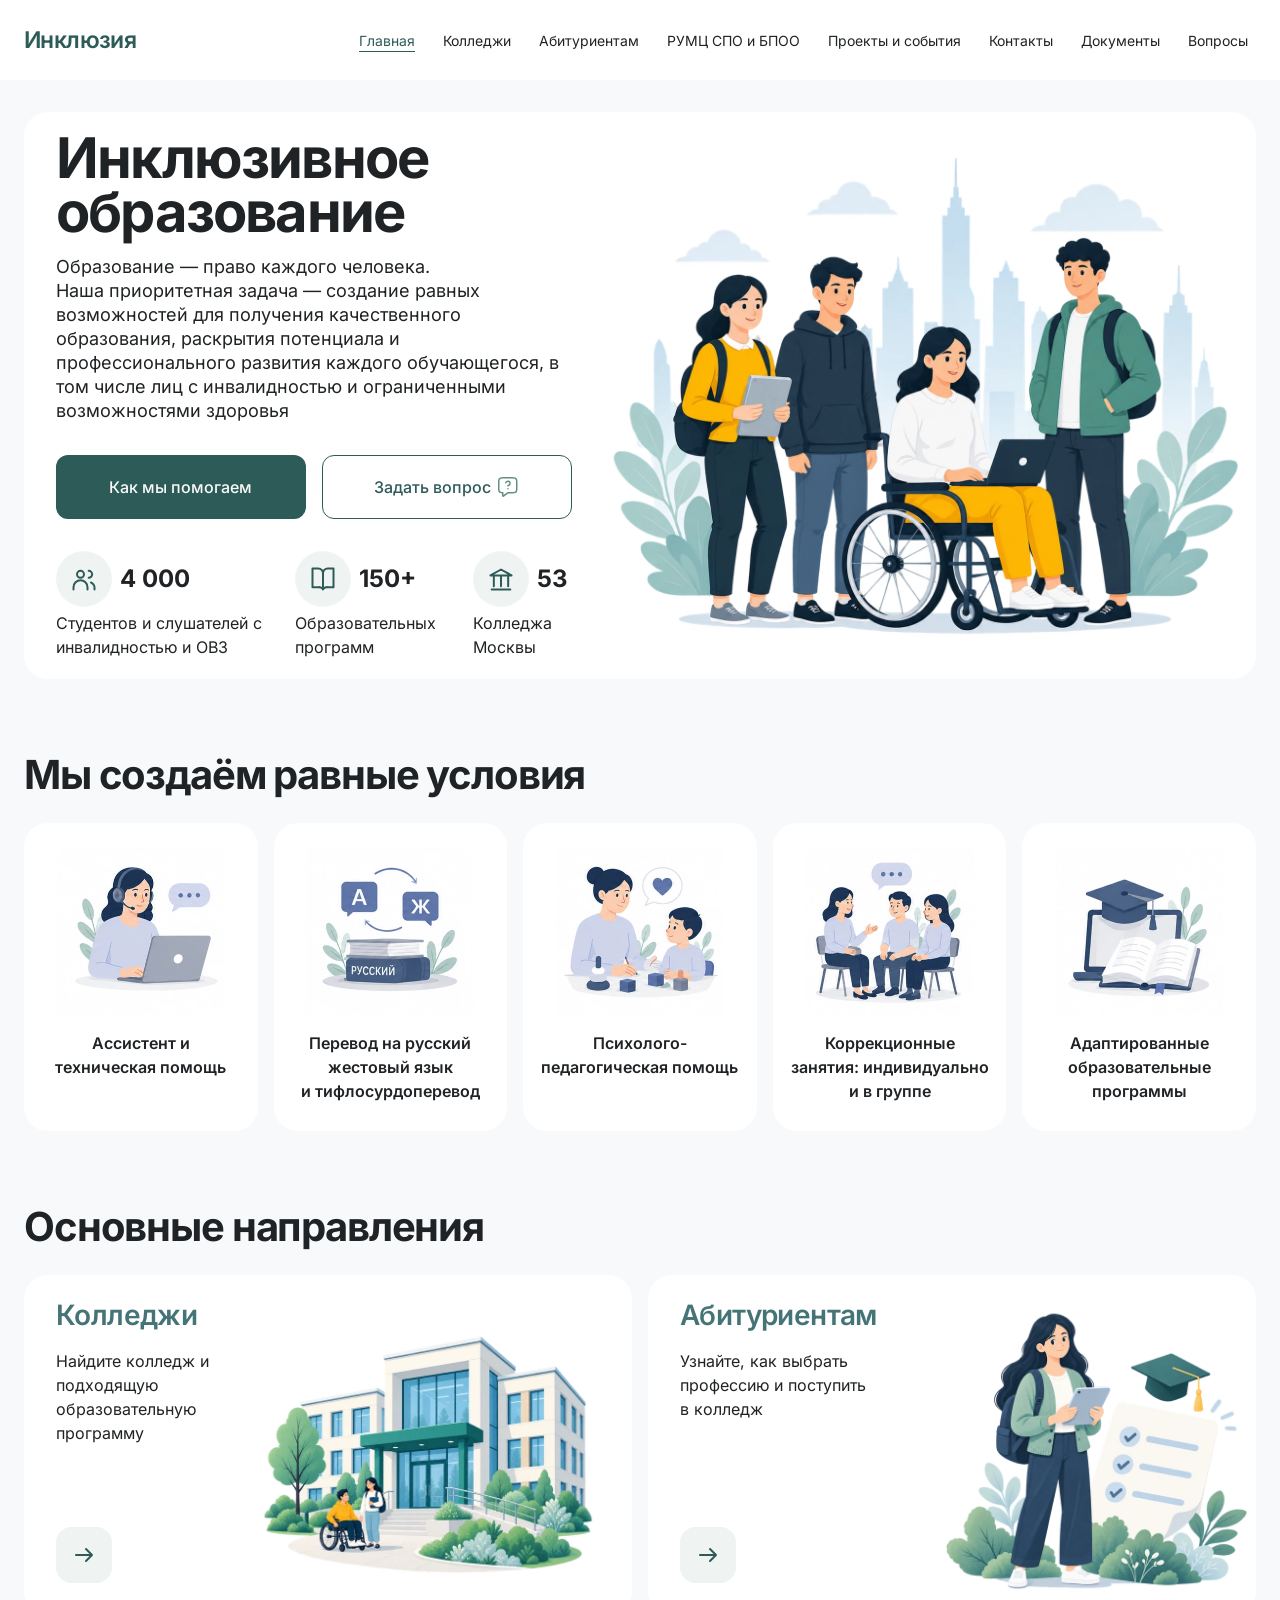
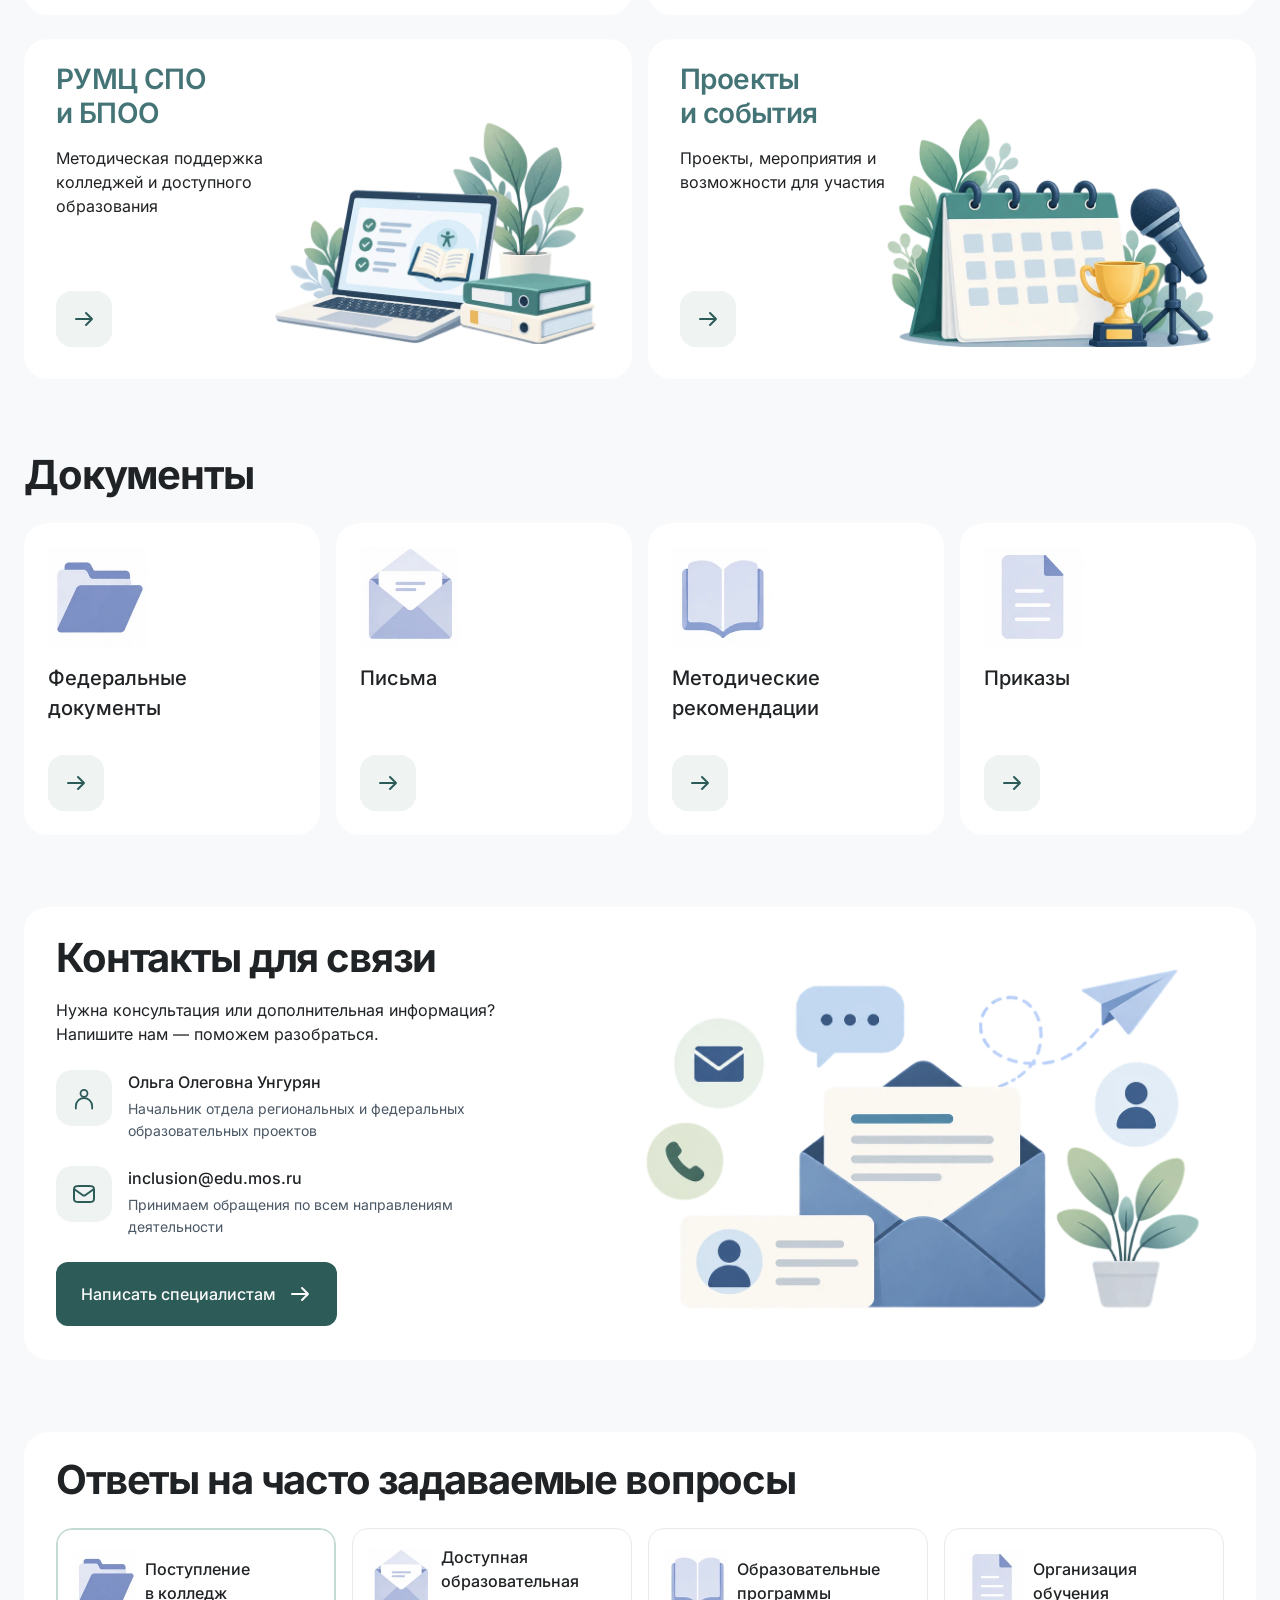
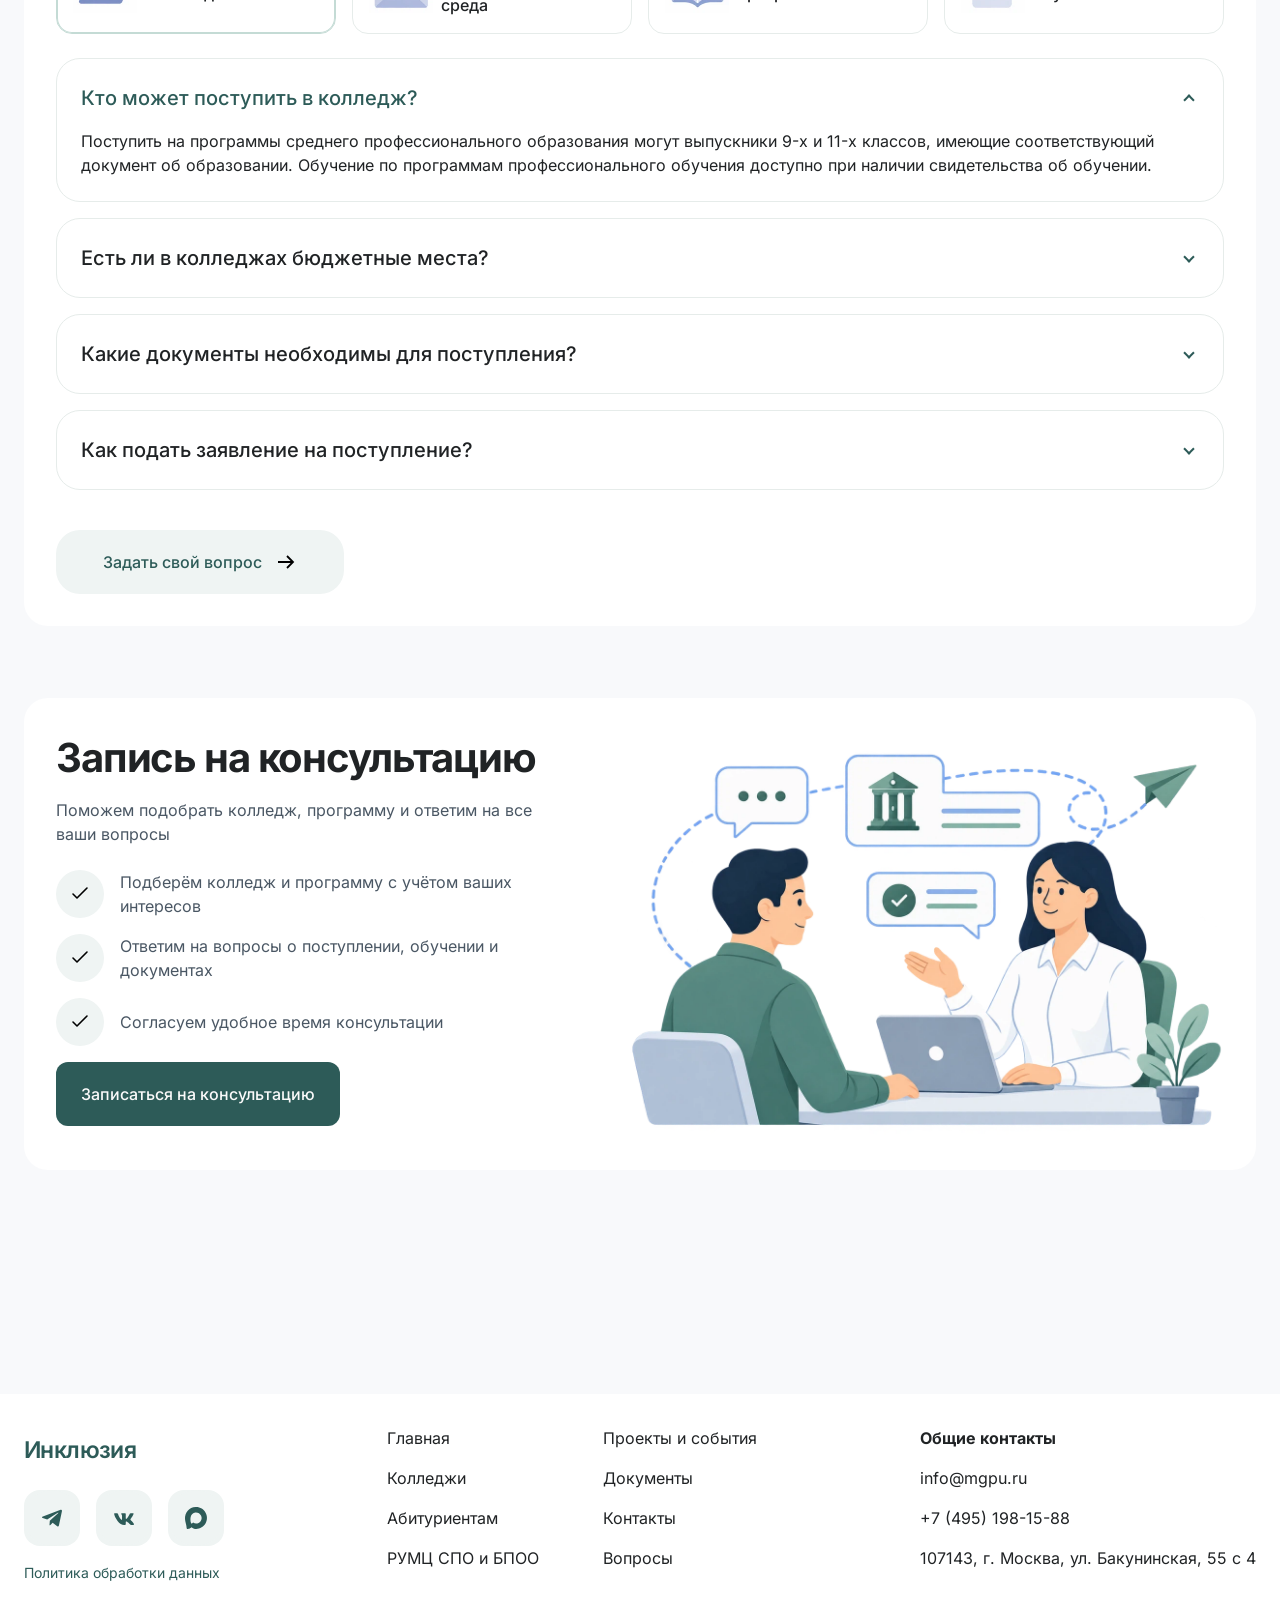
<file: index.html>
<!doctype html>
<html lang="ru">
    <head>
        <meta charset="utf-8">
        <meta name="viewport" content="width=device-width, initial-scale=1">
        <meta name="description" content="Инклюзивное образование в колледжах Москвы: равные возможности, помощь в выборе профессии, специальные условия обучения и консультации.">
        <meta name="theme-color" content="#2d5b58">
        <title>Инклюзия — образование для каждого</title>
        <link rel="icon" href="assets/img/favicon.svg" type="image/svg+xml">
        <link rel="preload" href="assets/fonts/inter-cyrillic-wght-normal.woff2" as="font" type="font/woff2" crossorigin>
        <link rel="stylesheet" href="assets/css/bootstrap.min.css">
        <link rel="stylesheet" href="assets/css/fonts.css">
        <link rel="stylesheet" href="assets/css/style.css?v=20261102">
        <script src="assets/js/bootstrap.bundle.min.js" defer></script>
        <script src="assets/js/main.js" defer></script>
    </head>
    <body>
        <a class="skip-link" href="#main">Перейти к содержанию</a>
        <header class="site-header">
            <nav class="navbar navbar-expand-xl site-header__nav" aria-label="Основная навигация">
                <div class="container">
                    <a class="brand" href="index.html" aria-label="Инклюзия — главная">Инклюзия</a>
                    <button class="navbar-toggler site-header__toggle" type="button" data-bs-toggle="collapse" data-bs-target="#main-nav" aria-controls="main-nav" aria-expanded="false" aria-label="Открыть меню">
                        <span></span>
                        <span></span>
                        <span></span>
                    </button>
                    <div class="collapse navbar-collapse site-header__collapse" id="main-nav">
                        <ul class="navbar-nav site-header__menu">
                            <li class="nav-item">
                                <a class="nav-link site-header__link" href="index.html" aria-current="page">Главная</a>
                            </li>
                            <li class="nav-item">
                                <a class="nav-link site-header__link" href="colleges.html">Колледжи</a>
                            </li>
                            <li class="nav-item">
                                <a class="nav-link site-header__link" href="applicants.html">Абитуриентам</a>
                            </li>
                            <li class="nav-item">
                                <a class="nav-link site-header__link" href="support.html">РУМЦ СПО и БПОО</a>
                            </li>
                            <li class="nav-item">
                                <a class="nav-link site-header__link" href="events.html">Проекты и события</a>
                            </li>
                            <li class="nav-item">
                                <a class="nav-link site-header__link" href="contacts.html">Контакты</a>
                            </li>
                            <li class="nav-item">
                                <a class="nav-link site-header__link" href="#documents">Документы</a>
                            </li>
                            <li class="nav-item">
                                <a class="nav-link site-header__link" href="#faq">Вопросы</a>
                            </li>
                        </ul>
                    </div>
                </div>
            </nav>
        </header>
        <main class="page" id="main" tabindex="-1">
            <div class="container">
                <section class="hero" aria-labelledby="hero-title">
                    <div class="hero__content">
                        <h1 class="hero__title" id="hero-title">Инклюзивное<br>образование</h1>
                        <p class="hero__description">Образование — право каждого человека.<br>Наша приоритетная задача — создание равных возможностей для получения качественного образования, раскрытия потенциала и профессионального развития каждого обучающегося, в том числе лиц с инвалидностью и ограниченными возможностями здоровья</p>
                        <div class="hero__actions">
                            <a class="button button--primary" href="#benefits">Как мы помогаем</a>
                            <a class="button button--secondary button_question" href="mailto:inclusion@edu.mos.ru">Задать вопрос</a>
                        </div>
                        <dl class="hero__metrics">
                            <div class="metric">
                                <dt class="metric__label">Студентов и слушателей с инвалидностью и ОВЗ</dt>
                                <dd class="metric__value"><span class="icon-box">
                                    <img alt="" src="assets/img/users.svg">
                                </span>4 000 </dd>
                            </div>
                            <div class="metric">
                                <dt class="metric__label">Образовательных программ</dt>
                                <dd class="metric__value"><span class="icon-box">
                                    <img alt="" src="assets/img/book.svg">
                                </span>150+ </dd>
                            </div>
                            <div class="metric">
                                <dt class="metric__label">Колледжа Москвы</dt>
                                <dd class="metric__value"><span class="icon-box">
                                    <img alt="" src="assets/img/building.svg">
                                </span>53 </dd>
                            </div>
                        </dl>
                    </div>
                    <img class="hero__image" src="assets/img/hero-1.webp" width="652" height="550" alt="Студенты, в том числе девушка на инвалидной коляске, учатся вместе" fetchpriority="high">
                </section>
                <section class="section" id="benefits" aria-labelledby="benefits-title">
                    <h2 class="section__title" id="benefits-title">Мы создаём равные условия</h2>
                    <div class="row row-cols-1 row-cols-sm-2 row-cols-md-3 row-cols-xl-5 g-3">
                        <div class="col">
                            <article class="benefit-card">
                                <img class="benefit-card__image" src="assets/img/benefit-1.webp" width="168" height="168" alt="" loading="lazy" decoding="async">
                                <h3 class="benefit-card__title">Ассистент и техническая помощь</h3>
                            </article>
                        </div>
                        <div class="col">
                            <article class="benefit-card">
                                <img class="benefit-card__image" src="assets/img/benefit-2.webp" width="168" height="168" alt="" loading="lazy" decoding="async">
                                <h3 class="benefit-card__title">Перевод на русский жестовый язык и тифлосурдоперевод</h3>
                            </article>
                        </div>
                        <div class="col">
                            <article class="benefit-card">
                                <img class="benefit-card__image" src="assets/img/benefit-3.webp" width="168" height="168" alt="" loading="lazy" decoding="async">
                                <h3 class="benefit-card__title">Психолого-педагогическая помощь</h3>
                            </article>
                        </div>
                        <div class="col">
                            <article class="benefit-card">
                                <img class="benefit-card__image" src="assets/img/benefit-4.webp" width="168" height="168" alt="" loading="lazy" decoding="async">
                                <h3 class="benefit-card__title">Коррекционные занятия: индивидуально и в группе</h3>
                            </article>
                        </div>
                        <div class="col">
                            <article class="benefit-card">
                                <img class="benefit-card__image" src="assets/img/benefit-5.webp" width="168" height="168" alt="" loading="lazy" decoding="async">
                                <h3 class="benefit-card__title">Адаптированные образовательные программы</h3>
                            </article>
                        </div>
                    </div>
                </section>
                <section class="section" id="directions" aria-labelledby="directions-title">
                    <h2 class="section__title" id="directions-title">Основные направления</h2>
                    <div class="row g-3">
                        <div class="col-md-6">
                            <article class="direction-card direction-card--1">
                                <div class="direction-card__content">
                                    <h3 class="direction-card__title">Колледжи</h3>
                                    <p class="direction-card__description">Найдите колледж и подходящую образовательную программу</p>
                                </div>
                                <img class="direction-card__image" src="assets/img/direction-1.webp" width="354" height="276" alt="" loading="lazy" decoding="async">
                                <a class="round-link direction-card__link" href="colleges.html">
                                    <img alt="" src="assets/img/arrow-action.svg">
                                    <span class="visually-hidden">Колледжи</span>
                                </a>
                            </article>
                        </div>
                        <div class="col-md-6">
                            <article class="direction-card direction-card--2">
                                <div class="direction-card__content">
                                    <h3 class="direction-card__title">Абитуриентам</h3>
                                    <p class="direction-card__description">Узнайте, как выбрать профессию и поступить в колледж</p>
                                </div>
                                <img class="direction-card__image" src="assets/img/direction-2.webp" width="354" height="276" alt="" loading="lazy" decoding="async">
                                <a class="round-link direction-card__link" href="applicants.html">
                                    <img alt="" src="assets/img/arrow-action.svg">
                                    <span class="visually-hidden">Абитуриентам</span>
                                </a>
                            </article>
                        </div>
                        <div class="col-md-6">
                            <article class="direction-card direction-card--3">
                                <div class="direction-card__content">
                                    <h3 class="direction-card__title">РУМЦ СПО<br>и БПОО</h3>
                                    <p class="direction-card__description">Методическая поддержка колледжей и доступного образования</p>
                                </div>
                                <img class="direction-card__image" src="assets/img/direction-3.webp" width="354" height="276" alt="" loading="lazy" decoding="async">
                                <a class="round-link direction-card__link" href="support.html">
                                    <img alt="" src="assets/img/arrow-action.svg">
                                    <span class="visually-hidden">РУМЦ СПО и БПОО</span>
                                </a>
                            </article>
                        </div>
                        <div class="col-md-6">
                            <article class="direction-card direction-card--4">
                                <div class="direction-card__content">
                                    <h3 class="direction-card__title">Проекты<br>и события</h3>
                                    <p class="direction-card__description">Проекты, мероприятия и возможности для участия</p>
                                </div>
                                <img class="direction-card__image" src="assets/img/direction-4.webp" width="354" height="276" alt="" loading="lazy" decoding="async">
                                <a class="round-link direction-card__link" href="events.html">
                                    <img alt="" src="assets/img/arrow-action.svg">
                                    <span class="visually-hidden">Проекты и события</span>
                                </a>
                            </article>
                        </div>
                    </div>
                </section>
                <section class="section" id="documents" aria-labelledby="documents-title">
                    <h2 class="section__title" id="documents-title"> Документы</h2>
                    <div class="row row-cols-1 row-cols-sm-2 row-cols-lg-4 g-3">
                        <div class="col">
                            <article class="document-card">
                                <img class="document-card__image" src="assets/img/document-1.webp" width="100" height="100" alt="" loading="lazy" decoding="async">
                                <h3 class="document-card__title">Федеральные документы</h3>
                                <a class="round-link document-card__link" role="link" aria-disabled="true" data-page="documents.html?category=1" title="Документы готовятся к публикации">
                                    <img alt="" src="assets/img/arrow-action.svg">
                                    <span class="visually-hidden">Федеральные документы</span>
                                </a>
                            </article>
                        </div>
                        <div class="col">
                            <article class="document-card">
                                <img class="document-card__image" src="assets/img/document-2.webp" width="100" height="100" alt="" loading="lazy" decoding="async">
                                <h3 class="document-card__title">Письма</h3>
                                <a class="round-link document-card__link" role="link" aria-disabled="true" data-page="documents.html?category=2" title="Документы готовятся к публикации">
                                    <img alt="" src="assets/img/arrow-action.svg">
                                    <span class="visually-hidden">Письма</span>
                                </a>
                            </article>
                        </div>
                        <div class="col">
                            <article class="document-card">
                                <img class="document-card__image" src="assets/img/document-3.webp" width="100" height="100" alt="" loading="lazy" decoding="async">
                                <h3 class="document-card__title">Методические рекомендации</h3>
                                <a class="round-link document-card__link" role="link" aria-disabled="true" data-page="documents.html?category=3" title="Документы готовятся к публикации">
                                    <img alt="" src="assets/img/arrow-action.svg">
                                    <span class="visually-hidden">Методические рекомендации</span>
                                </a>
                            </article>
                        </div>
                        <div class="col">
                            <article class="document-card">
                                <img class="document-card__image" src="assets/img/document-4.webp" width="100" height="100" alt="" loading="lazy" decoding="async">
                                <h3 class="document-card__title">Приказы</h3>
                                <a class="round-link document-card__link" role="link" aria-disabled="true" data-page="documents.html?category=4" title="Документы готовятся к публикации">
                                    <img alt="" src="assets/img/arrow-action.svg">
                                    <span class="visually-hidden">Приказы</span>
                                </a>
                            </article>
                        </div>
                    </div>
                </section>
                <section class="section contact-panel" id="contacts" aria-labelledby="contacts-title">
                    <div class="contact-panel__content">
                        <h2 class="section__title" id="contacts-title">Контакты для связи</h2>
                        <p class="contact-panel__description">Нужна консультация или дополнительная информация? Напишите нам — поможем разобраться.</p>
                        <div class="contact-item">
                            <span class="icon-box">
                                <img alt="" src="assets/img/user.svg">
                            </span>
                            <div>
                                <h3 class="contact-item__title">Ольга Олеговна Унгурян</h3>
                                <p class="contact-item__description">Начальник отдела региональных и федеральных образовательных проектов</p>
                            </div>
                        </div>
                        <div class="contact-item">
                            <span class="icon-box">
                                <img alt="" src="assets/img/contact.svg">
                            </span>
                            <div>
                                <a class="contact-item__title" href="mailto:inclusion@edu.mos.ru">inclusion@edu.mos.ru</a>
                                <p class="contact-item__description">Принимаем обращения по всем направлениям деятельности</p>
                            </div>
                        </div>
                        <a class="button button--primary contact-panel__button" href="mailto:inclusion@edu.mos.ru">Написать специалистам </a>
                    </div>
                    <img class="contact-panel__image" src="assets/img/contacts-1.webp" width="636" height="408" alt="" loading="lazy" decoding="async">
                </section>
                <section class="section faq" id="faq" aria-labelledby="faq-title">
                    <h2 class="section__title faq__title" id="faq-title">Ответы на часто задаваемые вопросы</h2>
                    <div class="faq__layout">
                        <div class="nav faq__categories" role="tablist" aria-label="Категории вопросов" aria-orientation="horizontal">
                            <button class="faq-category nav-link active" id="faq-tab-0" data-bs-toggle="tab" data-bs-target="#faq-panel-0" type="button" role="tab" aria-controls="faq-panel-0" aria-selected="true" tabindex="0">
                                <img class="faq-category__image" src="assets/img/faq-1.webp" width="64" height="64" alt="" loading="lazy" decoding="async">
                                <span class="faq-category__label">Поступление <br>в колледж</span>
                            </button>
                            <button class="faq-category nav-link " id="faq-tab-1" data-bs-toggle="tab" data-bs-target="#faq-panel-1" type="button" role="tab" aria-controls="faq-panel-1" aria-selected="false" tabindex="-1">
                                <img class="faq-category__image" src="assets/img/faq-2.webp" width="64" height="64" alt="" loading="lazy" decoding="async">
                                <span class="faq-category__label">Доступная <br>образовательная среда</span>
                            </button>
                            <button class="faq-category nav-link " id="faq-tab-2" data-bs-toggle="tab" data-bs-target="#faq-panel-2" type="button" role="tab" aria-controls="faq-panel-2" aria-selected="false" tabindex="-1">
                                <img class="faq-category__image" src="assets/img/faq-3.webp" width="64" height="64" alt="" loading="lazy" decoding="async">
                                <span class="faq-category__label">Образовательные <br>программы</span>
                            </button>
                            <button class="faq-category nav-link " id="faq-tab-3" data-bs-toggle="tab" data-bs-target="#faq-panel-3" type="button" role="tab" aria-controls="faq-panel-3" aria-selected="false" tabindex="-1">
                                <img class="faq-category__image" src="assets/img/faq-4.webp" width="64" height="64" alt="" loading="lazy" decoding="async">
                                <span class="faq-category__label">Организация <br>обучения</span>
                            </button>
                        </div>
                        <div class="tab-content faq__panels">
                            <div class="tab-pane show active faq__panel" id="faq-panel-0" role="tabpanel" aria-labelledby="faq-tab-0" tabindex="0">
                                <div class="faq__questions">
                                    <details class="faq-item" open>
                                        <summary class="faq-item__question">Кто может поступить в колледж?<span class="faq-item__indicator" aria-hidden="true"></span></summary>
                                        <div class="faq-item__answer">
                                            <p>Поступить на программы среднего профессионального образования могут выпускники 9-х и 11-х классов, имеющие соответствующий документ об образовании. Обучение по программам профессионального обучения доступно при наличии свидетельства об обучении.</p>
                                        </div>
                                    </details>
                                    <details class="faq-item">
                                        <summary class="faq-item__question">Есть ли в колледжах бюджетные места?<span class="faq-item__indicator" aria-hidden="true"></span></summary>
                                        <div class="faq-item__answer">
                                            <p>Да, в колледжах предусмотрены бюджетные места. Их наличие и количество зависят от программы и колледжа. Проверьте план приёма на нужный учебный год на официальном сайте выбранного колледжа.</p>
                                        </div>
                                    </details>
                                    <details class="faq-item">
                                        <summary class="faq-item__question">Какие документы необходимы для поступления?<span class="faq-item__indicator" aria-hidden="true"></span></summary>
                                        <div class="faq-item__answer">
                                            <p>Для поступления на СПО нужны паспорт и документ об образовании с приложением. Дополнительные документы зависят от программы и условий приёма: например, подтверждение льгот, индивидуальных достижений или медицинская справка. Актуальный перечень уточните в приёмной комиссии выбранного колледжа.</p>
                                        </div>
                                    </details>
                                    <details class="faq-item">
                                        <summary class="faq-item__question">Как подать заявление на поступление?<span class="faq-item__indicator" aria-hidden="true"></span></summary>
                                        <div class="faq-item__answer">
                                            <p>Заявление в колледжи Москвы можно подать онлайн через городской сервис приёма. Перейдите к нему с официального портала колледжей Москвы и следуйте инструкции. Сроки подачи и дальнейшие действия уточняйте в правилах приёма выбранного колледжа.</p>
                                        </div>
                                    </details>
                                </div>
                                <a class="button faq__button" href="mailto:inclusion@edu.mos.ru?subject=Вопрос%20об%20обучении">Задать свой вопрос<img class="icon" src="assets/img/inline-icon-01.svg" aria-hidden="true"></a>
                            </div>
                            <div class="tab-pane  faq__panel" id="faq-panel-1" role="tabpanel" aria-labelledby="faq-tab-1" tabindex="0">
                                <div class="faq__questions">
                                    <details class="faq-item" open>
                                        <summary class="faq-item__question">Могут ли лица с инвалидностью и ОВЗ обучаться в колледже?<span class="faq-item__indicator" aria-hidden="true"></span></summary>
                                        <div class="faq-item__answer">
                                            <p>Да, лица с инвалидностью и ограниченными возможностями здоровья имеют право на получение среднего профессионального образования и профессионального обучения. Колледжи создают необходимые специальные условия с учетом индивидуальных особенностей и образовательных потребностей обучающихся.</p>
                                        </div>
                                    </details>
                                    <details class="faq-item">
                                        <summary class="faq-item__question">Какие специальные условия обучения предусмотрены для студентов с ОВЗ и инвалидностью?<span class="faq-item__indicator" aria-hidden="true"></span></summary>
                                        <div class="faq-item__answer">
                                            <p>Специальные условия определяются с учётом индивидуальных образовательных потребностей. Они могут включать адаптированную программу, специальные учебные материалы и технические средства, помощь ассистента, переводчика и психолого-педагогическую поддержку. Нужные условия заранее обсудите с колледжем.</p>
                                        </div>
                                    </details>
                                    <details class="faq-item">
                                        <summary class="faq-item__question">Нужно ли предоставлять заключение ЦПМПК при поступлении?<span class="faq-item__indicator" aria-hidden="true"></span></summary>
                                        <div class="faq-item__answer">
                                            <p>Заключение ЦПМПК содержит рекомендации о специальных условиях обучения. Если такие условия нужны, заранее уточните в приёмной комиссии, нужно ли представить заключение для выбранной программы и какие ещё документы потребуются.</p>
                                        </div>
                                    </details>
                                </div>
                                <a class="button faq__button" href="mailto:inclusion@edu.mos.ru?subject=Вопрос%20об%20обучении">Задать свой вопрос<img class="icon" src="assets/img/inline-icon-01.svg" aria-hidden="true"></a>
                            </div>
                            <div class="tab-pane  faq__panel" id="faq-panel-2" role="tabpanel" aria-labelledby="faq-tab-2" tabindex="0">
                                <div class="faq__questions">
                                    <details class="faq-item" open>
                                        <summary class="faq-item__question">Чем отличается среднее профессиональное образование (СПО) от профессионального обучения (ПО)?<span class="faq-item__indicator" aria-hidden="true"></span></summary>
                                        <div class="faq-item__answer">
                                            <p>Среднее профессиональное образование позволяет получить профессию или специальность и соответствующий уровень образования. Профессиональное обучение направлено на приобретение конкретной рабочей профессии или должности служащего без изменения уровня образования.</p>
                                        </div>
                                    </details>
                                    <details class="faq-item">
                                        <summary class="faq-item__question">Можно ли поступить на профессиональное обучение без аттестата?<span class="faq-item__indicator" aria-hidden="true"></span></summary>
                                        <div class="faq-item__answer">
                                            <p>Для некоторых категорий поступающих предусмотрены программы профессионального обучения без аттестата. Например, проект «Профессиональное обучение без границ» предусматривает обучение лиц с ОВЗ, не имеющих основного общего или среднего общего образования. Подходящую программу и требования к документам уточните в колледже.</p>
                                        </div>
                                    </details>
                                    <details class="faq-item">
                                        <summary class="faq-item__question">Какой документ выдается после окончания обучения?<span class="faq-item__indicator" aria-hidden="true"></span></summary>
                                        <div class="faq-item__answer">
                                            <p>После успешного завершения СПО и итоговой аттестации выдают диплом о среднем профессиональном образовании. После профессионального обучения и успешной сдачи квалификационного экзамена — свидетельство о профессии рабочего или должности служащего. Это разные образовательные маршруты.</p>
                                        </div>
                                    </details>
                                </div>
                                <a class="button faq__button" href="mailto:inclusion@edu.mos.ru?subject=Вопрос%20об%20обучении">Задать свой вопрос<img class="icon" src="assets/img/inline-icon-01.svg" aria-hidden="true"></a>
                            </div>
                            <div class="tab-pane  faq__panel" id="faq-panel-3" role="tabpanel" aria-labelledby="faq-tab-3" tabindex="0">
                                <div class="faq__questions">
                                    <details class="faq-item" open>
                                        <summary class="faq-item__question">Как организована практика во время обучения?<span class="faq-item__indicator" aria-hidden="true"></span></summary>
                                        <div class="faq-item__answer">
                                            <p>Практическая подготовка проводится в учебных мастерских, лабораториях колледжей и на площадках организаций-партнеров. При необходимости создаются специальные условия с учетом индивидуальных особенностей обучающихся с инвалидностью и ОВЗ.</p>
                                        </div>
                                    </details>
                                    <details class="faq-item">
                                        <summary class="faq-item__question">Сколько длится обучение в колледже?<span class="faq-item__indicator" aria-hidden="true"></span></summary>
                                        <div class="faq-item__answer">
                                            <p>Единого срока для всех программ нет. Продолжительность зависит от профессии или специальности, базы поступления и формы обучения. Точный срок указан в описании выбранной программы и в плане приёма колледжа.</p>
                                        </div>
                                    </details>
                                    <details class="faq-item">
                                        <summary class="faq-item__question">Предусмотрено ли сопровождение студентов с инвалидностью и ОВЗ во время обучения?<span class="faq-item__indicator" aria-hidden="true"></span></summary>
                                        <div class="faq-item__answer">
                                            <p>Сопровождение организуется с учётом индивидуальных потребностей студента и рекомендаций специалистов. Его состав и порядок получения нужно согласовать с колледжем. За консультацией по сопровождению обучения можно обратиться в РУМЦ СПО.</p>
                                        </div>
                                    </details>
                                    <details class="faq-item">
                                        <summary class="faq-item__question">Помогают ли колледжи с трудоустройством после окончания обучения?<span class="faq-item__indicator" aria-hidden="true"></span> </summary>
                                        <div class="faq-item__answer">
                                            <p>В колледжах могут работать центры содействия трудоустройству: они помогают искать вакансии, готовить резюме и проходить собеседования. Узнайте в своём колледже, какие услуги доступны выпускникам с инвалидностью и ОВЗ. За консультацией по трудоустройству можно обратиться и в РУМЦ СПО.</p>
                                        </div>
                                    </details>
                                </div>
                                <a class="button faq__button" href="mailto:inclusion@edu.mos.ru?subject=Вопрос%20об%20обучении">Задать свой вопрос<img class="icon" src="assets/img/inline-icon-01.svg" aria-hidden="true"></a>
                            </div>
                        </div>
                    </div>
                </section>
                <section class="section consultation" aria-labelledby="consultation-title">
                    <div class="consultation__content">
                        <h2 class="section__title" id="consultation-title">Запись на консультацию</h2>
                        <p class="consultation__description">Поможем подобрать колледж, программу и ответим на все ваши вопросы</p>
                        <ul class="consultation__benefits">
                            <li class="consultation__benefit"><span class="icon-box"><img class="icon" src="assets/img/inline-icon-02.svg" aria-hidden="true"></span>Подберём колледж и программу с учётом ваших интересов </li>
                            <li class="consultation__benefit"><span class="icon-box"><img class="icon" src="assets/img/inline-icon-02.svg" aria-hidden="true"></span>Ответим на вопросы о поступлении, обучении и документах </li>
                            <li class="consultation__benefit"><span class="icon-box"><img class="icon" src="assets/img/inline-icon-02.svg" aria-hidden="true"></span>Согласуем удобное время консультации </li>
                        </ul>
                        <a class="button button--primary" href="mailto:inclusion@edu.mos.ru?subject=Запись%20на%20консультацию">Записаться на консультацию</a>
                    </div>
                    <img class="consultation__image" src="assets/img/consultation-1.webp" width="650" height="449" alt="" loading="lazy" decoding="async">
                </section>
            </div>
        </main>
        <footer class="site-footer">
            <div class="container site-footer__inner">
                <div class="site-footer__brand">
                    <a class="brand" href="index.html">Инклюзия</a>
                    <div class="site-footer__socials" aria-label="Социальные сети">
                        <a class="round-link" role="link" aria-disabled="true"  aria-label="Telegram">
                            <img alt="" src="assets/img/Telegram.svg">
                        </a>
                        <a class="round-link" role="link" aria-disabled="true" aria-label="ВКонтакте">
                            <img alt="" src="assets/img/VK.svg">
                        </a>
                        <a class="round-link" role="link" aria-disabled="true"  aria-label="Макс">
                            <img alt="" src="assets/img/Messenger.svg">
                        </a>
                    </div>
                    <a class="site-footer__privacy" role="link" aria-disabled="true" data-page="privacy.html">Политика обработки данных</a>
                </div>
                <nav class="site-footer__nav" aria-label="Навигация в подвале">
                    <ul class="site-footer__list">
                        <li>
                            <a class="site-footer__link" href="index.html" aria-current="page">Главная</a>
                        </li>
                        <li>
                            <a class="site-footer__link" href="colleges.html">Колледжи</a>
                        </li>
                        <li>
                            <a class="site-footer__link" href="applicants.html">Абитуриентам</a>
                        </li>
                        <li>
                            <a class="site-footer__link" href="support.html">РУМЦ СПО и БПОО</a>
                        </li>
                    </ul>
                    <ul class="site-footer__list">
                        <li>
                            <a class="site-footer__link" href="events.html">Проекты и события</a>
                        </li>
                        <li>
                            <a class="site-footer__link" href="#documents">Документы</a>
                        </li>
                        <li>
                            <a class="site-footer__link" href="contacts.html">Контакты</a>
                        </li>
                        <li>
                            <a class="site-footer__link" href="#faq">Вопросы</a>
                        </li>
                    </ul>
                </nav>
                <address class="site-footer__contacts">
                    <p class="site-footer__caption">Общие контакты</p>
                    <a href="mailto:info@mgpu.ru">info@mgpu.ru</a>
                    <a href="tel:+74951981588">+7 (495) 198-15-88</a>
                    <p>107143, г. Москва, ул. Бакунинская, 55 с 4</p>
                </address>
            </div>
        </footer>
    </body>
</html>
</file>
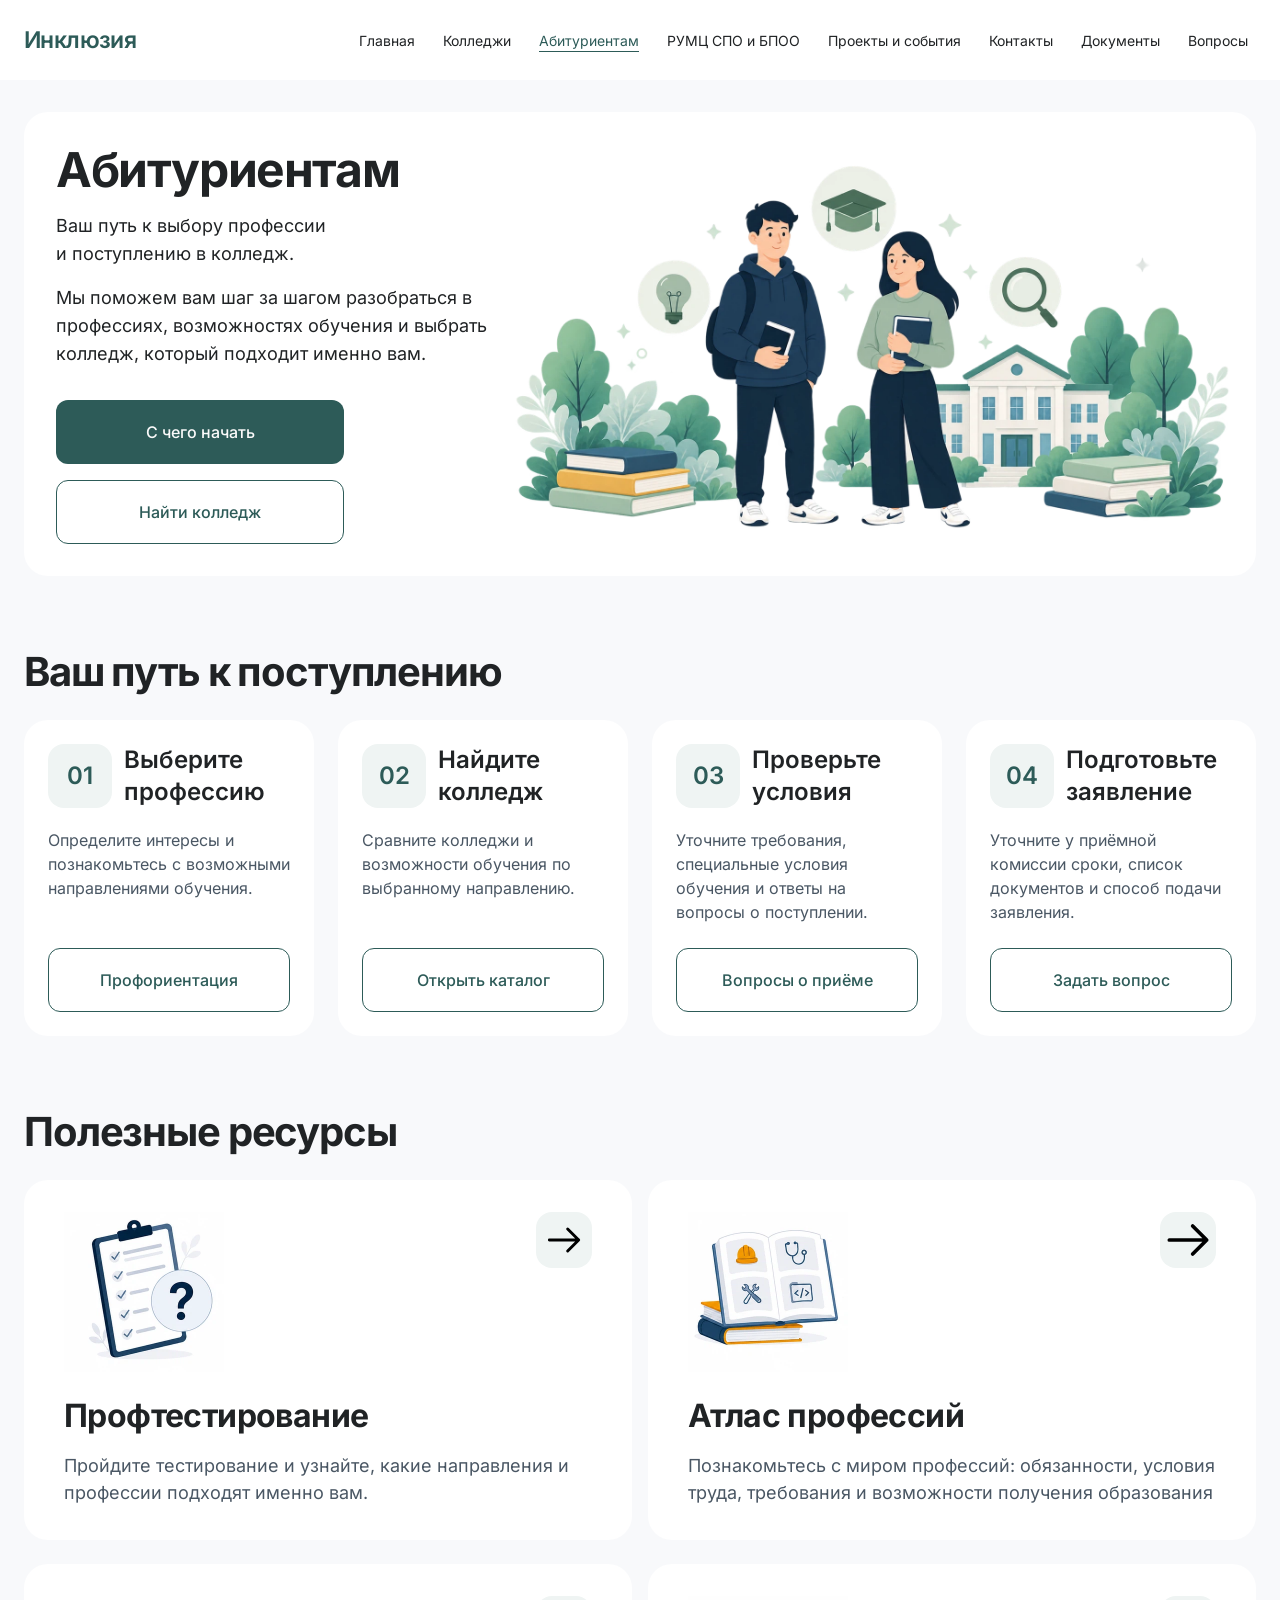
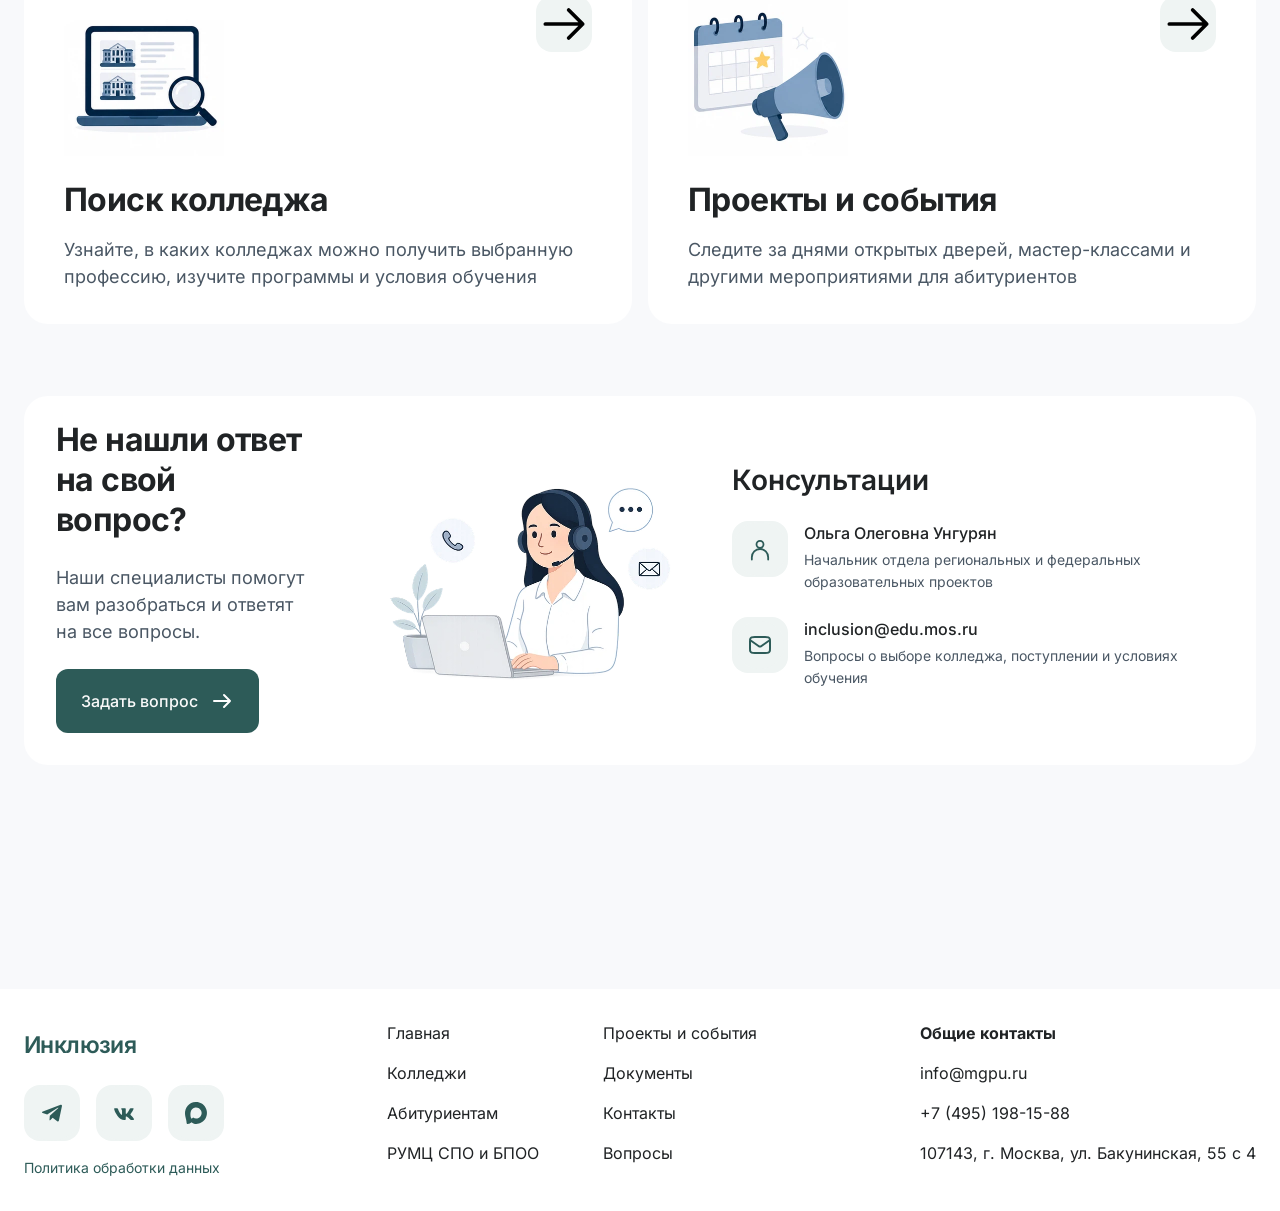
<file: applicants.html>
<!doctype html>
<html lang="ru">
    <head>
        <meta charset="utf-8">
        <meta name="viewport" content="width=device-width, initial-scale=1">
        <meta name="description" content="Путь к поступлению в колледж: выбор профессии, полезные ресурсы и консультации.">
        <meta name="theme-color" content="#2d5b58">
        <title>Абитуриентам — Инклюзия</title>
        <link rel="icon" href="assets/img/favicon.svg" type="image/svg+xml">
        <link rel="preload" href="assets/fonts/inter-cyrillic-wght-normal.woff2" as="font" type="font/woff2" crossorigin>
        <link rel="stylesheet" href="assets/css/bootstrap.min.css">
        <link rel="stylesheet" href="assets/css/fonts.css">
        <link rel="stylesheet" href="assets/css/style.css?v=20261102">
        <script src="assets/js/bootstrap.bundle.min.js" defer></script>
        <script src="assets/js/main.js" defer></script>
        <script src="assets/js/pages.js" defer></script>
    </head>
    <body>
        <a class="skip-link" href="#main">Перейти к содержанию</a>
        <header class="site-header">
            <nav class="navbar navbar-expand-xl site-header__nav" aria-label="Основная навигация">
                <div class="container">
                    <a class="brand" href="index.html" aria-label="Инклюзия — главная">Инклюзия</a>
                    <button class="navbar-toggler site-header__toggle" type="button" data-bs-toggle="collapse" data-bs-target="#main-nav" aria-controls="main-nav" aria-expanded="false" aria-label="Открыть меню">
                        <span></span>
                        <span></span>
                        <span></span>
                    </button>
                    <div class="collapse navbar-collapse site-header__collapse" id="main-nav">
                        <ul class="navbar-nav site-header__menu">
                            <li class="nav-item">
                                <a class="nav-link site-header__link" href="index.html">Главная</a>
                            </li>
                            <li class="nav-item">
                                <a class="nav-link site-header__link" href="colleges.html">Колледжи</a>
                            </li>
                            <li class="nav-item">
                                <a class="nav-link site-header__link" href="applicants.html" aria-current="page">Абитуриентам</a>
                            </li>
                            <li class="nav-item">
                                <a class="nav-link site-header__link" href="support.html">РУМЦ СПО и БПОО</a>
                            </li>
                            <li class="nav-item">
                                <a class="nav-link site-header__link" href="events.html">Проекты и события</a>
                            </li>
                            <li class="nav-item">
                                <a class="nav-link site-header__link" href="contacts.html">Контакты</a>
                            </li>
                            <li class="nav-item">
                                <a class="nav-link site-header__link" href="index.html#documents">Документы</a>
                            </li>
                            <li class="nav-item">
                                <a class="nav-link site-header__link" href="index.html#faq">Вопросы</a>
                            </li>
                        </ul>
                    </div>
                </div>
            </nav>
        </header>
        <main class="page page--inner" id="main" tabindex="-1">
            <div class="container">
                <section class="page-hero page-hero--applicants" aria-labelledby="page-title">
                    <div class="page-hero__content">
                        <h1 class="page-hero__title" id="page-title">Абитуриентам</h1>
                        <p class="page-hero__lead">Ваш путь к выбору профессии<br>и поступлению в колледж.</p>
                        <p class="page-hero__description">Мы поможем вам шаг за шагом разобраться в профессиях, возможностях обучения и выбрать колледж, который подходит именно вам.</p>
                        <div class="page-hero__actions">
                            <a class="button button--primary" href="#admission-journey">С чего начать</a>
                            <a class="button button--secondary" href="colleges.html">Найти колледж</a>
                        </div>
                    </div>
                    <img class="page-hero__image" src="assets/img/applicants-hero.webp" width="800" height="440" alt="" fetchpriority="high" decoding="async">
                </section>
                <section class="section" id="admission-journey" aria-labelledby="journey-title">
                    <h2 class="section__title" id="journey-title">Ваш путь к поступлению</h2>
                    <ol class="journey-grid">
                        <li class="journey-card">
                            <div class="journey-card__heading">
                                <span class="journey-card__number" aria-hidden="true">01</span>
                                <h3>Выберите профессию</h3>
                            </div>
                            <p>Определите интересы и познакомьтесь с возможными направлениями обучения.</p>
                            <a class="button button--secondary" href="#resources">Профориентация</a>
                        </li>
                        <li class="journey-card">
                            <div class="journey-card__heading">
                                <span class="journey-card__number" aria-hidden="true">02</span>
                                <h3>Найдите колледж</h3>
                            </div>
                            <p>Сравните колледжи и возможности обучения по выбранному направлению.</p>
                            <a class="button button--secondary" href="colleges.html">Открыть каталог</a>
                        </li>
                        <li class="journey-card">
                            <div class="journey-card__heading">
                                <span class="journey-card__number" aria-hidden="true">03</span>
                                <h3>Проверьте условия</h3>
                            </div>
                            <p>Уточните требования, специальные условия обучения и ответы на вопросы о поступлении.</p>
                            <a class="button button--secondary" href="index.html#faq">Вопросы о приёме</a>
                        </li>
                        <li class="journey-card">
                            <div class="journey-card__heading">
                                <span class="journey-card__number" aria-hidden="true">04</span>
                                <h3>Подготовьте заявление</h3>
                            </div>
                            <p>Уточните у приёмной комиссии сроки, список документов и способ подачи заявления.</p>
                            <a class="button button--secondary" href="mailto:inclusion@edu.mos.ru">Задать вопрос</a>
                        </li>
                    </ol>
                </section>
                <section class="section" id="resources" aria-labelledby="resources-title">
                    <h2 class="section__title" id="resources-title">Полезные ресурсы</h2>
                    <div class="resource-grid">
                        <article class="resource-card">
                            <div class="resource-card__visual">
                                <img class="" src="assets/img/applicants-resource-01.webp" width="160" height="160" alt="" loading="lazy" decoding="async">
                                <button class="round-link resource-card__button" type="button">
                                    <img class="icon" src="assets/img/inline-icon-03.svg" aria-hidden="true">
                                    <span class="visually-hidden">Профтестирование</span>
                                </button>
                            </div>
                            <h3>Профтестирование</h3>
                            <p>Пройдите тестирование и узнайте, какие направления и профессии подходят именно вам.</p>
                        </article>
                        <article class="resource-card">
                            <div class="resource-card__visual">
                                <img class="" src="assets/img/applicants-resource-02.webp" width="160" height="160" alt="" loading="lazy" decoding="async">
                                <a class="round-link" href="https://inclusion.mcrpo.ru/obrazovanie/obrazovanie_spo/" aria-label="Атлас профессий" target="_blank" rel="noopener noreferrer">
                                    <img class="icon" src="assets/img/inline-icon-03.svg" aria-hidden="true">
                                </a>
                            </div>
                            <h3>Атлас профессий</h3>
                            <p>Познакомьтесь с миром профессий: обязанности, условия труда, требования и возможности получения образования</p>
                        </article>
                        <article class="resource-card">
                            <div class="resource-card__visual">
                                <img class="" src="assets/img/applicants-resource-04.webp" width="160" height="160" alt="" loading="lazy" decoding="async">
                                <a class="round-link" href="colleges.html" aria-label="Поиск колледжа">
                                    <img class="icon" src="assets/img/inline-icon-03.svg" aria-hidden="true">
                                </a>
                            </div>
                            <h3>Поиск колледжа</h3>
                            <p>Узнайте, в каких колледжах можно получить выбранную профессию, изучите программы и условия обучения</p>
                        </article>
                        <article class="resource-card">
                            <div class="resource-card__visual">
                                <img class="" src="assets/img/applicants-resource-03.webp" width="160" height="160" alt="" loading="lazy" decoding="async">
                                <a class="round-link" href="events.html" aria-label="Проекты и события">
                                    <img class="icon" src="assets/img/inline-icon-03.svg" aria-hidden="true">
                                </a>
                            </div>
                            <h3>Проекты и события</h3>
                            <p>Следите за днями открытых дверей, мастер-классами и другими мероприятиями для абитуриентов</p>
                        </article>
                    </div>
                </section>
                <section class="section help-panel" aria-labelledby="help-title">
                    <div class="help-panel__intro">
                        <h2 id="help-title">Не нашли ответ<br>на свой вопрос?</h2>
                        <p>Наши специалисты помогут вам разобраться и ответят на все вопросы.</p>
                        <a class="button button--primary button-question" href="mailto:inclusion@edu.mos.ru">Задать вопрос</a>
                    </div>
                    <img class="help-panel__image" src="assets/img/help-illustration.webp" width="337" height="225" alt="" loading="lazy" decoding="async">
                    <div class="help-panel__contacts">
                        <h3>Консультации</h3>
                        <div class="contact-item">
                            <span class="icon-box">
                                <img alt="" src="assets/img/user.svg">
                            </span>
                            <div>
                                <p class="contact-item__title">Ольга Олеговна Унгурян</p>
                                <p class="contact-item__description">Начальник отдела региональных и федеральных образовательных проектов</p>
                            </div>
                        </div>
                        <div class="contact-item">
                            <span class="icon-box">
                                <img alt="" src="assets/img/contact.svg">
                            </span>
                            <div>
                                <a class="contact-item__title" href="mailto:inclusion@edu.mos.ru">inclusion@edu.mos.ru</a>
                                <p class="contact-item__description">Вопросы о выборе колледжа, поступлении и условиях обучения</p>
                            </div>
                        </div>
                    </div>
                </section>
            </div>
        </main>
        <footer class="site-footer">
            <div class="container site-footer__inner">
                <div class="site-footer__brand">
                    <a class="brand" href="index.html">Инклюзия</a>
                    <div class="site-footer__socials" aria-label="Социальные сети">
                        <a class="round-link" role="link" aria-disabled="true"  aria-label="Telegram">
                            <img alt="" src="assets/img/Telegram.svg">
                        </a>
                        <a class="round-link" role="link" aria-disabled="true" aria-label="ВКонтакте">
                            <img alt="" src="assets/img/VK.svg">
                        </a>
                        <a class="round-link" role="link" aria-disabled="true"  aria-label="Макс">
                            <img alt="" src="assets/img/Messenger.svg">
                        </a>
                    </div>
                    <a class="site-footer__privacy" role="link" aria-disabled="true" data-page="privacy.html">Политика обработки данных</a>
                </div>
                <nav class="site-footer__nav" aria-label="Навигация в подвале">
                    <ul class="site-footer__list">
                        <li>
                            <a class="site-footer__link" href="index.html">Главная</a>
                        </li>
                        <li>
                            <a class="site-footer__link" href="colleges.html">Колледжи</a>
                        </li>
                        <li>
                            <a class="site-footer__link" href="applicants.html" aria-current="page">Абитуриентам</a>
                        </li>
                        <li>
                            <a class="site-footer__link" href="support.html">РУМЦ СПО и БПОО</a>
                        </li>
                    </ul>
                    <ul class="site-footer__list">
                        <li>
                            <a class="site-footer__link" href="events.html">Проекты и события</a>
                        </li>
                        <li>
                            <a class="site-footer__link" href="index.html#documents">Документы</a>
                        </li>
                        <li>
                            <a class="site-footer__link" href="contacts.html">Контакты</a>
                        </li>
                        <li>
                            <a class="site-footer__link" href="index.html#faq">Вопросы</a>
                        </li>
                    </ul>
                </nav>
                <address class="site-footer__contacts">
                    <p class="site-footer__caption">Общие контакты</p>
                    <a href="mailto:info@mgpu.ru">info@mgpu.ru</a>
                    <a href="tel:+74951981588">+7 (495) 198-15-88</a>
                    <p>107143, г. Москва, ул. Бакунинская, 55 с 4</p>
                </address>
            </div>
        </footer>
    </body>
</html>
</file>
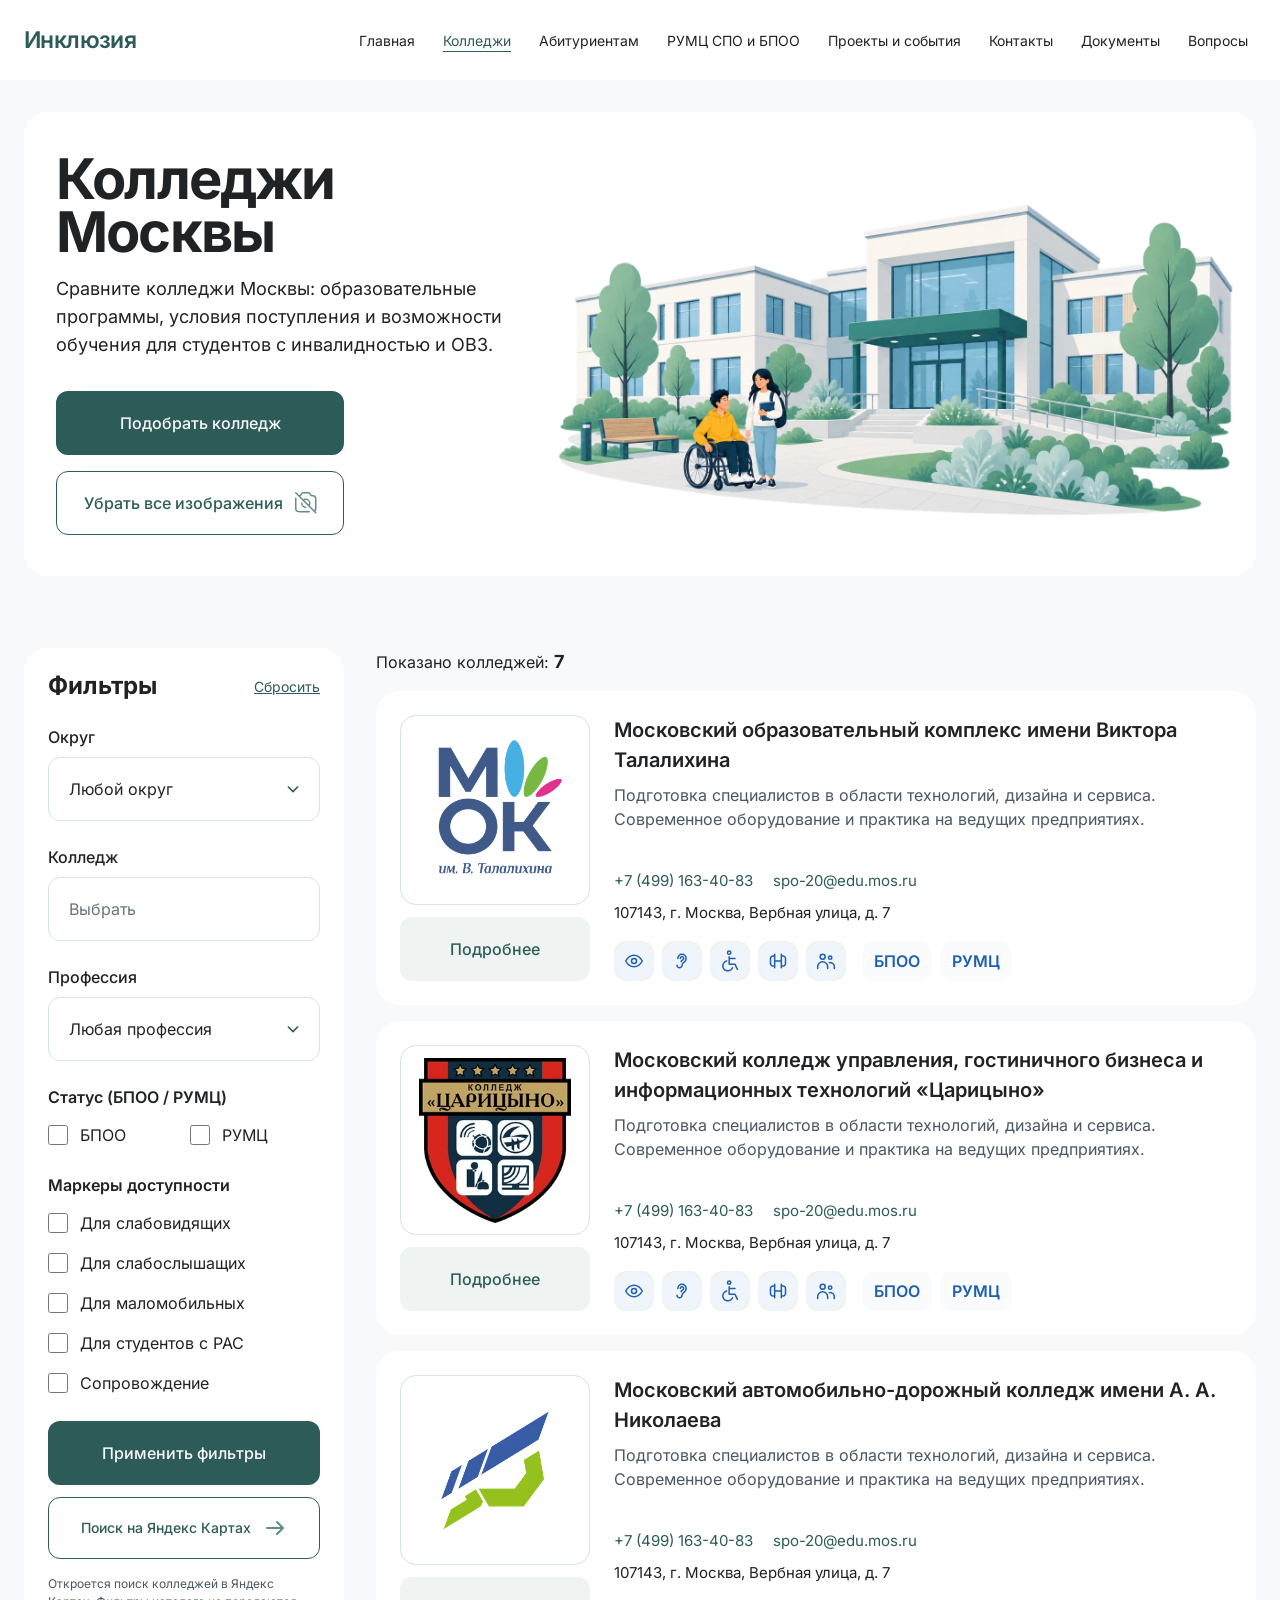
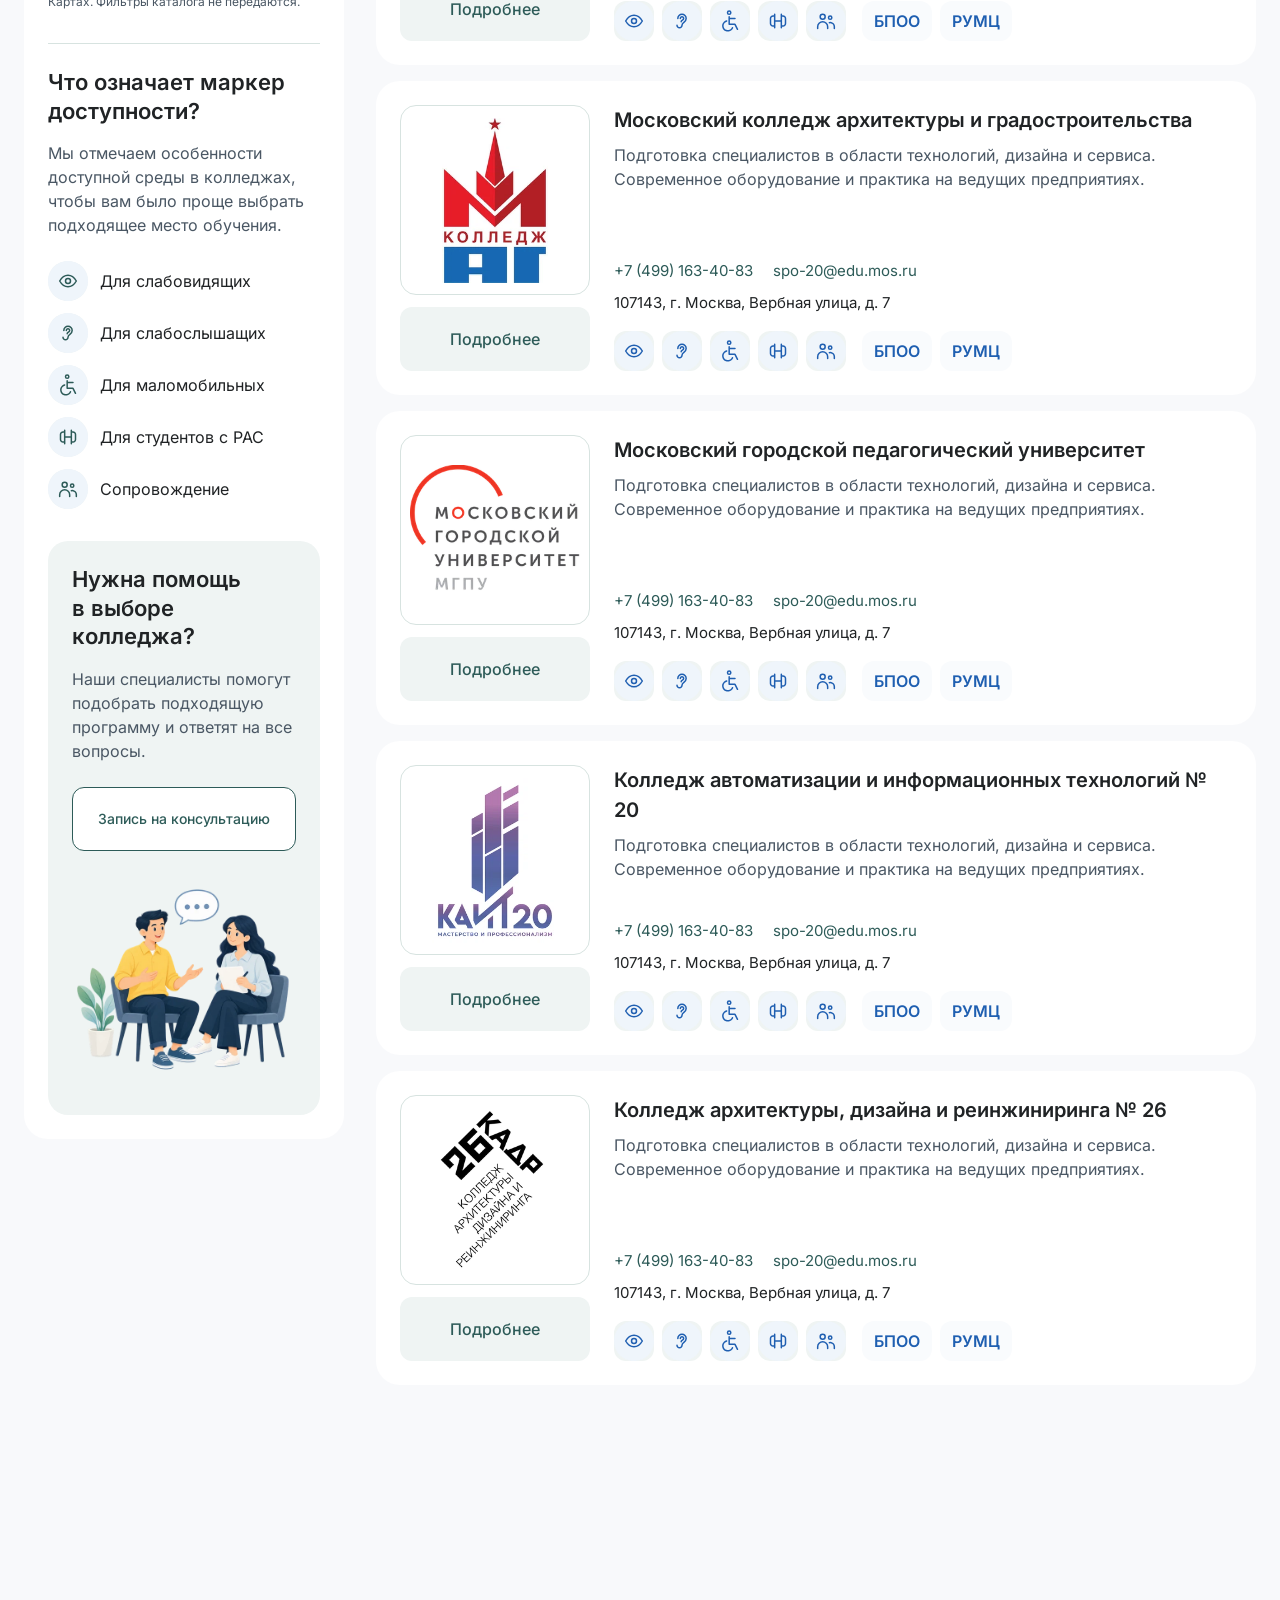
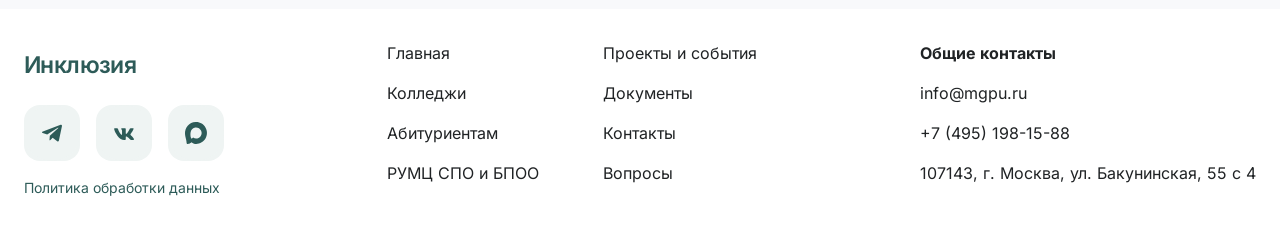
<file: colleges.html>
<!doctype html>
<html lang="ru">
    <head>
        <meta charset="utf-8">
        <meta name="viewport" content="width=device-width, initial-scale=1">
        <meta name="description" content="Каталог колледжей Москвы: программы, специальные условия и помощь в выборе колледжа для абитуриентов с инвалидностью и ОВЗ.">
        <meta name="theme-color" content="#2d5b58">
        <title>Колледжи Москвы — Инклюзия</title>
        <link rel="icon" href="assets/img/favicon.svg" type="image/svg+xml">
        <link rel="preload" href="assets/fonts/inter-cyrillic-wght-normal.woff2" as="font" type="font/woff2" crossorigin>
        <link rel="stylesheet" href="assets/css/bootstrap.min.css">
        <link rel="stylesheet" href="assets/css/fonts.css">
        <link rel="stylesheet" href="assets/css/style.css?v=20261102">
        <script src="assets/js/bootstrap.bundle.min.js" defer></script>
        <script src="assets/js/main.js" defer></script>
        <script src="assets/js/colleges.js" defer></script>
    </head>
    <body>
        <a class="skip-link" href="#main">Перейти к содержанию</a>
        <header class="site-header">
            <nav class="navbar navbar-expand-xl site-header__nav" aria-label="Основная навигация">
                <div class="container">
                    <a class="brand" href="index.html" aria-label="Инклюзия — главная">Инклюзия</a>
                    <button class="navbar-toggler site-header__toggle" type="button" data-bs-toggle="collapse" data-bs-target="#main-nav" aria-controls="main-nav" aria-expanded="false" aria-label="Открыть меню">
                        <span></span>
                        <span></span>
                        <span></span>
                    </button>
                    <div class="collapse navbar-collapse site-header__collapse" id="main-nav">
                        <ul class="navbar-nav site-header__menu">
                            <li class="nav-item">
                                <a class="nav-link site-header__link" href="index.html" >Главная</a>
                            </li>
                            <li class="nav-item">
                                <a class="nav-link site-header__link" href="colleges.html" aria-current="page">Колледжи</a>
                            </li>
                            <li class="nav-item">
                                <a class="nav-link site-header__link" href="applicants.html">Абитуриентам</a>
                            </li>
                            <li class="nav-item">
                                <a class="nav-link site-header__link" href="support.html">РУМЦ СПО и БПОО</a>
                            </li>
                            <li class="nav-item">
                                <a class="nav-link site-header__link" href="events.html">Проекты и события</a>
                            </li>
                            <li class="nav-item">
                                <a class="nav-link site-header__link" href="contacts.html">Контакты</a>
                            </li>
                            <li class="nav-item">
                                <a class="nav-link site-header__link" href="index.html#documents">Документы</a>
                            </li>
                            <li class="nav-item">
                                <a class="nav-link site-header__link" href="index.html#faq">Вопросы</a>
                            </li>
                        </ul>
                    </div>
                </div>
            </nav>
        </header>
        <main class="page page--colleges" id="main" tabindex="-1">
            <div class="container">
                <section class="colleges-hero" aria-labelledby="colleges-title">
                    <div class="colleges-hero__content">
                        <h1 class="colleges-hero__title" id="colleges-title">Колледжи<br>Москвы</h1>
                        <p class="colleges-hero__description">Сравните колледжи Москвы: образовательные программы, условия поступления и возможности обучения для студентов с инвалидностью и ОВЗ.</p>
                        <div class="colleges-hero__actions">
                            <a class="button button--primary" href="#directory">Подобрать колледж</a>
                            <button class="button button--secondary button-hide-images" id="toggle-images" type="button" aria-pressed="false">Убрать все изображения</button>
                        </div>
                    </div>
                    <img class="colleges-hero__image" src="assets/img/colleges-hero.webp" width="743" height="422" alt="Доступное здание колледжа" fetchpriority="high">
                </section>
                <section class="directory section" id="directory" aria-labelledby="directory-title">
                    <h2 class="visually-hidden" id="directory-title">Каталог колледжей</h2>
                    <div class="directory__layout">
                        <aside class="filters" aria-labelledby="filters-title">
                            <form class="filters__form" id="college-filters">
                                <div class="filters__heading">
                                    <h3 id="filters-title">Фильтры</h3>
                                    <button class="filters__reset" type="reset">Сбросить</button>
                                </div>
                                <label class="filters__field" for="district">
                                    <span>Округ</span>
                                    <select id="district" name="district">
                                        <option value="">Любой округ</option>
                                    </select>
                                </label>
                                <label class="filters__field" for="college-search">
                                    <span>Колледж</span>
                                    <input id="college-search" name="college" type="search" placeholder="Выбрать" autocomplete="off">
                                </label>
                                <label class="filters__field" for="profession">
                                    <span>Профессия</span>
                                    <select id="profession" name="profession">
                                        <option value="">Любая профессия</option>
                                    </select>
                                </label>
                                <fieldset class="filters__group filters__group--status">
                                    <legend>Статус (БПОО / РУМЦ)</legend>
                                    <label>
                                        <input type="checkbox" name="status" value="bpoo">
                                        <span>БПОО</span>
                                    </label>
                                    <label>
                                        <input type="checkbox" name="status" value="rumc">
                                        <span>РУМЦ</span>
                                    </label>
                                </fieldset>
                                <fieldset class="filters__group">
                                    <legend>Маркеры доступности</legend>
                                    <label>
                                        <input type="checkbox" name="access" value="vision">
                                        <span>Для слабовидящих</span>
                                    </label>
                                    <label>
                                        <input type="checkbox" name="access" value="hearing">
                                        <span>Для слабослышащих</span>
                                    </label>
                                    <label>
                                        <input type="checkbox" name="access" value="mobility">
                                        <span>Для маломобильных</span>
                                    </label>
                                    <label>
                                        <input type="checkbox" name="access" value="autism">
                                        <span>Для студентов с РАС</span>
                                    </label>
                                    <label>
                                        <input type="checkbox" name="access" value="support">
                                        <span>Сопровождение</span>
                                    </label>
                                </fieldset>
                                <button class="button button--primary filters__apply" type="submit">Применить фильтры</button>
                                <a class="button button--secondary filters__map" href="" target="_blank" rel="noopener noreferrer">Поиск на Яндекс Картах</a>
                                <p class="filters__hint">Откроется поиск колледжей в Яндекс Картах. Фильтры каталога не передаются.</p>
                                <div class="filters__legend">
                                    <h3>Что означает маркер доступности?</h3>
                                    <p>Мы отмечаем особенности доступной среды в колледжах, чтобы вам было проще выбрать подходящее место обучения.</p>
                                    <ul>
                                        <li><span aria-hidden="true"><img alt="" src="assets/img/icon-eye-color.svg"></span> Для слабовидящих</li>
                                        <li><span aria-hidden="true"><img alt="" src="assets/img/icon-ear-color.svg"></span> Для слабослышащих</li>
                                        <li><span aria-hidden="true"><img alt="" src="assets/img/icon-dis-color.svg"></span> Для маломобильных</li>
                                        <li><span aria-hidden="true"><img alt="" src="assets/img/icon-pac-color.svg"></span> Для студентов с РАС</li>
                                        <li><span aria-hidden="true"><img alt="" src="assets/img/icon-p-color.svg"></span> Сопровождение</li>
                                    </ul>
                                </div>
                                <div class="filters__help">
                                    <h3>Нужна помощь<br>в выборе колледжа?</h3>
                                    <p>Наши специалисты помогут подобрать подходящую программу и ответят на все вопросы.</p>
                                    <a class="button button--secondary" href="mailto:inclusion@edu.mos.ru?subject=Запись%20на%20консультацию">Запись на консультацию</a>
                                    <img src="assets/img/colleges-help.webp" width="272" height="272" alt="" loading="lazy">
                                </div>
                            </form>
                        </aside>
                        <div class="directory__results">
                            <p class="directory__count" aria-live="polite">Показано колледжей: <strong id="college-count">7</strong></p>
                            <div class="directory__cards" id="college-cards">
                                <article class="college-card" data-college-id="1" data-search="московский образовательный комплекс имени виктора талалихина" data-status="bpoo rumc" data-access="vision hearing mobility autism support">
                                    <div class="college-card__media">
                                        <div class="college-card__image-wrap">
                                            <img class="college-card__image" src="assets/img/college-1.webp" width="190" height="190" alt="Логотип: Московский образовательный комплекс имени Виктора Талалихина" loading="lazy">
                                        </div>
                                        <button class="button button--primary college-card__button" type="button" data-bs-toggle="modal" data-bs-target="#example-college-modal" data-college="1" aria-label="Подробнее: Московский образовательный комплекс имени Виктора Талалихина">Подробнее</button>
                                    </div>
                                    <div class="college-card__info">
                                        <div>
                                            <h3 class="college-card__name">Московский образовательный комплекс имени Виктора Талалихина</h3>
                                            <p class="college-card__description">Подготовка специалистов в области технологий, дизайна и сервиса. Современное оборудование и практика на ведущих предприятиях.</p>
                                        </div>
                                        <div>
                                            <div class="college-card__contacts">
                                                <a href="tel:+74991634083">+7 (499) 163-40-83</a>
                                                <a href="mailto:spo-20@edu.mos.ru">spo-20@edu.mos.ru</a>
                                                <span>107143, г. Москва, Вербная улица, д. 7</span>
                                            </div>
                                            <div class="college-card__bottom">
                                                <div class="college-card__features" aria-label="Маркеры доступности">
                                                    <span title="Для слабовидящих"><img alt="" src="assets/img/icon-eye.svg"></span>
                                                    <span title="Для слабослышащих"><img alt="" src="assets/img/icon-ear.svg"></span>
                                                    <span title="Для маломобильных"><img alt="" src="assets/img/icon-dis.svg"></span>
                                                    <span title="Для студентов с РАС"><img alt="" src="assets/img/icon-pac.svg"></span>
                                                    <span title="Сопровождение"><img alt="" src="assets/img/icon-p.svg"></span>
                                                </div>
                                                <div class="college-card__badges">
                                                    <span>БПОО</span>
                                                    <span>РУМЦ</span>
                                                </div>
                                            </div>
                                        </div>
                                    </div>
                                </article>
                                <article class="college-card" data-college-id="2" data-search="московский колледж управления, гостиничного бизнеса и информационных технологий «царицыно»" data-status="bpoo rumc" data-access="vision hearing mobility autism support">
                                    <div class="college-card__media">
                                        <div class="college-card__image-wrap">
                                            <img class="college-card__image" src="assets/img/college-2.webp" width="190" height="190" alt="Логотип: Московский колледж управления, гостиничного бизнеса и информационных технологий «Царицыно»" loading="lazy">
                                        </div>
                                        <button class="button button--primary college-card__button" type="button" data-college="2" aria-label="Подробнее: Московский колледж управления, гостиничного бизнеса и информационных технологий «Царицыно»">Подробнее</button>
                                    </div>
                                    <div class="college-card__info">
                                        <div>
                                            <h3 class="college-card__name">Московский колледж управления, гостиничного бизнеса и информационных технологий «Царицыно»</h3>
                                            <p class="college-card__description">Подготовка специалистов в области технологий, дизайна и сервиса. Современное оборудование и практика на ведущих предприятиях.</p>
                                        </div>
                                        <div>
                                            <div class="college-card__contacts">
                                                <a href="tel:+74991634083">+7 (499) 163-40-83</a>
                                                <a href="mailto:spo-20@edu.mos.ru">spo-20@edu.mos.ru</a>
                                                <span>107143, г. Москва, Вербная улица, д. 7</span>
                                            </div>
                                            <div class="college-card__bottom">
                                                <div class="college-card__features" aria-label="Маркеры доступности">
                                                    <span title="Для слабовидящих"><img alt="" src="assets/img/icon-eye.svg"></span>
                                                    <span title="Для слабослышащих"><img alt="" src="assets/img/icon-ear.svg"></span>
                                                    <span title="Для маломобильных"><img alt="" src="assets/img/icon-dis.svg"></span>
                                                    <span title="Для студентов с РАС"><img alt="" src="assets/img/icon-pac.svg"></span>
                                                    <span title="Сопровождение"><img alt="" src="assets/img/icon-p.svg"></span>
                                                </div>
                                                <div class="college-card__badges">
                                                    <span>БПОО</span>
                                                    <span>РУМЦ</span>
                                                </div>
                                            </div>
                                        </div>
                                    </div>
                                </article>
                                <article class="college-card" data-college-id="3" data-search="московский автомобильно-дорожный колледж имени а. а. николаева" data-status="bpoo rumc" data-access="vision hearing mobility autism support">
                                    <div class="college-card__media">
                                        <div class="college-card__image-wrap">
                                            <img class="college-card__image" src="assets/img/college-3.webp" width="190" height="190" alt="Логотип: Московский автомобильно-дорожный колледж имени А. А. Николаева" loading="lazy">
                                        </div>
                                        <button class="button button--primary college-card__button" type="button" data-college="3" aria-label="Подробнее: Московский автомобильно-дорожный колледж имени А. А. Николаева">Подробнее</button>
                                    </div>
                                    <div class="college-card__info">
                                        <div>
                                            <h3 class="college-card__name">Московский автомобильно-дорожный колледж имени А. А. Николаева</h3>
                                            <p class="college-card__description">Подготовка специалистов в области технологий, дизайна и сервиса. Современное оборудование и практика на ведущих предприятиях.</p>
                                        </div>
                                        <div>
                                            <div class="college-card__contacts">
                                                <a href="tel:+74991634083">+7 (499) 163-40-83</a>
                                                <a href="mailto:spo-20@edu.mos.ru">spo-20@edu.mos.ru</a>
                                                <span>107143, г. Москва, Вербная улица, д. 7</span>
                                            </div>
                                            <div class="college-card__bottom">
                                                <div class="college-card__features" aria-label="Маркеры доступности">
                                                    <span title="Для слабовидящих"><img alt="" src="assets/img/icon-eye.svg"></span>
                                                    <span title="Для слабослышащих"><img alt="" src="assets/img/icon-ear.svg"></span>
                                                    <span title="Для маломобильных"><img alt="" src="assets/img/icon-dis.svg"></span>
                                                    <span title="Для студентов с РАС"><img alt="" src="assets/img/icon-pac.svg"></span>
                                                    <span title="Сопровождение"><img alt="" src="assets/img/icon-p.svg"></span>
                                                </div>
                                                <div class="college-card__badges">
                                                    <span>БПОО</span>
                                                    <span>РУМЦ</span>
                                                </div>
                                            </div>
                                        </div>
                                    </div>
                                </article>
                                <article class="college-card" data-college-id="4" data-search="московский колледж архитектуры и градостроительства" data-status="bpoo rumc" data-access="vision hearing mobility autism support">
                                    <div class="college-card__media">
                                        <div class="college-card__image-wrap">
                                            <img class="college-card__image" src="assets/img/college-4.webp" width="190" height="190" alt="Логотип: Московский колледж архитектуры и градостроительства" loading="lazy">
                                        </div>
                                        <button class="button button--primary college-card__button" type="button" data-college="4" aria-label="Подробнее: Московский колледж архитектуры и градостроительства">Подробнее</button>
                                    </div>
                                    <div class="college-card__info">
                                        <div>
                                            <h3 class="college-card__name">Московский колледж архитектуры и градостроительства</h3>
                                            <p class="college-card__description">Подготовка специалистов в области технологий, дизайна и сервиса. Современное оборудование и практика на ведущих предприятиях.</p>
                                        </div>
                                        <div>
                                            <div class="college-card__contacts">
                                                <a href="tel:+74991634083">+7 (499) 163-40-83</a>
                                                <a href="mailto:spo-20@edu.mos.ru">spo-20@edu.mos.ru</a>
                                                <span>107143, г. Москва, Вербная улица, д. 7</span>
                                            </div>
                                            <div class="college-card__bottom">
                                                <div class="college-card__features" aria-label="Маркеры доступности">
                                                    <span title="Для слабовидящих"><img alt="" src="assets/img/icon-eye.svg"></span>
                                                    <span title="Для слабослышащих"><img alt="" src="assets/img/icon-ear.svg"></span>
                                                    <span title="Для маломобильных"><img alt="" src="assets/img/icon-dis.svg"></span>
                                                    <span title="Для студентов с РАС"><img alt="" src="assets/img/icon-pac.svg"></span>
                                                    <span title="Сопровождение"><img alt="" src="assets/img/icon-p.svg"></span>
                                                </div>
                                                <div class="college-card__badges">
                                                    <span>БПОО</span>
                                                    <span>РУМЦ</span>
                                                </div>
                                            </div>
                                        </div>
                                    </div>
                                </article>
                                <article class="college-card" data-college-id="5" data-search="московский городской педагогический университет" data-status="bpoo rumc" data-access="vision hearing mobility autism support">
                                    <div class="college-card__media">
                                        <div class="college-card__image-wrap">
                                            <img class="college-card__image" src="assets/img/college-5.webp" width="190" height="190" alt="Логотип: Московский городской педагогический университет" loading="lazy">
                                        </div>
                                        <button class="button button--primary college-card__button" type="button" data-college="5" aria-label="Подробнее: Московский городской педагогический университет">Подробнее</button>
                                    </div>
                                    <div class="college-card__info">
                                        <div>
                                            <h3 class="college-card__name">Московский городской педагогический университет</h3>
                                            <p class="college-card__description">Подготовка специалистов в области технологий, дизайна и сервиса. Современное оборудование и практика на ведущих предприятиях.</p>
                                        </div>
                                        <div>
                                            <div class="college-card__contacts">
                                                <a href="tel:+74991634083">+7 (499) 163-40-83</a>
                                                <a href="mailto:spo-20@edu.mos.ru">spo-20@edu.mos.ru</a>
                                                <span>107143, г. Москва, Вербная улица, д. 7</span>
                                            </div>
                                            <div class="college-card__bottom">
                                                <div class="college-card__features" aria-label="Маркеры доступности">
                                                    <span title="Для слабовидящих"><img alt="" src="assets/img/icon-eye.svg"></span>
                                                    <span title="Для слабослышащих"><img alt="" src="assets/img/icon-ear.svg"></span>
                                                    <span title="Для маломобильных"><img alt="" src="assets/img/icon-dis.svg"></span>
                                                    <span title="Для студентов с РАС"><img alt="" src="assets/img/icon-pac.svg"></span>
                                                    <span title="Сопровождение"><img alt="" src="assets/img/icon-p.svg"></span>
                                                </div>
                                                <div class="college-card__badges">
                                                    <span>БПОО</span>
                                                    <span>РУМЦ</span>
                                                </div>
                                            </div>
                                        </div>
                                    </div>
                                </article>
                                <article class="college-card" data-college-id="6" data-search="колледж автоматизации и информационных технологий № 20" data-status="bpoo rumc" data-access="vision hearing mobility autism support">
                                    <div class="college-card__media">
                                        <div class="college-card__image-wrap">
                                            <img class="college-card__image" src="assets/img/college-6.webp" width="190" height="190" alt="Логотип: Колледж автоматизации и информационных технологий № 20" loading="lazy">
                                        </div>
                                        <button class="button button--primary college-card__button" type="button" data-college="6" aria-label="Подробнее: Колледж автоматизации и информационных технологий № 20">Подробнее</button>
                                    </div>
                                    <div class="college-card__info">
                                        <div>
                                            <h3 class="college-card__name">Колледж автоматизации и информационных технологий № 20</h3>
                                            <p class="college-card__description">Подготовка специалистов в области технологий, дизайна и сервиса. Современное оборудование и практика на ведущих предприятиях.</p>
                                        </div>
                                        <div>
                                            <div class="college-card__contacts">
                                                <a href="tel:+74991634083">+7 (499) 163-40-83</a>
                                                <a href="mailto:spo-20@edu.mos.ru">spo-20@edu.mos.ru</a>
                                                <span>107143, г. Москва, Вербная улица, д. 7</span>
                                            </div>
                                            <div class="college-card__bottom">
                                                <div class="college-card__features" aria-label="Маркеры доступности">
                                                    <span title="Для слабовидящих"><img alt="" src="assets/img/icon-eye.svg"></span>
                                                    <span title="Для слабослышащих"><img alt="" src="assets/img/icon-ear.svg"></span>
                                                    <span title="Для маломобильных"><img alt="" src="assets/img/icon-dis.svg"></span>
                                                    <span title="Для студентов с РАС"><img alt="" src="assets/img/icon-pac.svg"></span>
                                                    <span title="Сопровождение"><img alt="" src="assets/img/icon-p.svg"></span>
                                                </div>
                                                <div class="college-card__badges">
                                                    <span>БПОО</span>
                                                    <span>РУМЦ</span>
                                                </div>
                                            </div>
                                        </div>
                                    </div>
                                </article>
                                <article class="college-card" data-college-id="7" data-search="колледж архитектуры, дизайна и реинжиниринга № 26" data-status="bpoo rumc" data-access="vision hearing mobility autism support">
                                    <div class="college-card__media">
                                        <div class="college-card__image-wrap">
                                            <img class="college-card__image" src="assets/img/college-7.webp" width="190" height="190" alt="Логотип: Колледж архитектуры, дизайна и реинжиниринга № 26" loading="lazy">
                                        </div>
                                        <button class="button button--primary college-card__button" type="button" data-college="7" aria-label="Подробнее: Колледж архитектуры, дизайна и реинжиниринга № 26">Подробнее</button>
                                    </div>
                                    <div class="college-card__info">
                                        <div>
                                            <h3 class="college-card__name">Колледж архитектуры, дизайна и реинжиниринга № 26</h3>
                                            <p class="college-card__description">Подготовка специалистов в области технологий, дизайна и сервиса. Современное оборудование и практика на ведущих предприятиях.</p>
                                        </div>
                                        <div>
                                            <div class="college-card__contacts">
                                                <a href="tel:+74991634083">+7 (499) 163-40-83</a>
                                                <a href="mailto:spo-20@edu.mos.ru">spo-20@edu.mos.ru</a>
                                                <span>107143, г. Москва, Вербная улица, д. 7</span>
                                            </div>
                                            <div class="college-card__bottom">
                                                <div class="college-card__features" aria-label="Маркеры доступности">
                                                    <span title="Для слабовидящих"><img alt="" src="assets/img/icon-eye.svg"></span>
                                                    <span title="Для слабослышащих"><img alt="" src="assets/img/icon-ear.svg"></span>
                                                    <span title="Для маломобильных"><img alt="" src="assets/img/icon-dis.svg"></span>
                                                    <span title="Для студентов с РАС"><img alt="" src="assets/img/icon-pac.svg"></span>
                                                    <span title="Сопровождение"><img alt="" src="assets/img/icon-p.svg"></span>
                                                </div>
                                                <div class="college-card__badges">
                                                    <span>БПОО</span>
                                                    <span>РУМЦ</span>
                                                </div>
                                            </div>
                                        </div>
                                    </div>
                                </article>
                            </div>
                            <div class="empty-state" id="college-empty" hidden>
                                <h3>Колледжи не найдены</h3>
                                <p>По выбранным условиям колледжи не найдены. Попробуйте изменить запрос или сбросьте фильтры.</p>
                                <button class="button button--secondary" type="button" id="empty-reset">Сбросить фильтры</button>
                            </div>
                        </div>
                    </div>
                </section>
            </div>
        </main>
        <div class="modal fade college-modal college-modal--example" id="example-college-modal" tabindex="-1" aria-labelledby="example-college-modal-title" aria-hidden="true">
            <div class="modal-dialog modal-dialog-centered modal-dialog-scrollable college-modal__dialog">
                <div class="modal-content college-modal__content">
                    <div class="modal-header college-modal__header">
                        <h2 class="college-modal__eyebrow">О колледже</h2>
                        <nav class="college-modal__nav" aria-label="Разделы окна">
                            <a href="#example-detail-admissions">Приём</a>
                            <a href="#example-detail-gallery">Галерея</a>
                        </nav>
                        <button class="college-modal__close" type="button" data-bs-dismiss="modal" aria-label="Закрыть окно">×</button>
                    </div>
                    <div class="modal-body college-modal__body">
                        <section class="college-detail" aria-labelledby="example-college-modal-title">
                            <div class="college-detail__hero">
                                <div class="college-detail__logo-wrap">
                                    <img class="college-detail__logo" id="example-detail-logo" src="assets/img/detail-main.webp" width="263" height="246" alt="Логотип Московского образовательного комплекса имени Виктора Талалихина">
                                    <div class="college-detail__actions">
                                        <a class="button button--primary" href="#example-detail-admissions">Условия приёма</a>
                                        <a class="button button--secondary" id="example-detail-question" href="mailto:inclusion@edu.mos.ru?subject=Вопрос%20о%20колледже">Задать вопрос о колледже</a>
                                    </div>
                                </div>
                                <div class="college-detail__intro">
                                    <h2 class="college-detail__title" id="example-college-modal-title">Московский образовательный комплекс имени Виктора Талалихина</h2>
                                    <p class="college-detail__description" id="example-detail-description">Подготовка специалистов в области технологий, дизайна и сервиса. Современное оборудование и практика на ведущих предприятиях.</p>
                                    <div class="college-detail__markers">
                                        <div class="college-detail__features">
                                            <img src="assets/img/icon-eye.svg" width="48" height="48" alt="Для слабовидящих">
                                            <img src="assets/img/icon-ear.svg" width="48" height="48" alt="Для слабослышащих">
                                            <img src="assets/img/icon-dis.svg" width="48" height="48" alt="Для маломобильных">
                                            <img src="assets/img/icon-pac.svg" width="48" height="48" alt="Для студентов с РАС">
                                            <img src="assets/img/icon-p.svg" width="48" height="48" alt="Сопровождение">
                                        </div>
                                        <div class="college-detail__badges" id="example-detail-badges">
                                            <span>БПОО</span>
                                            <span>РУМЦ</span>
                                        </div>
                                    </div>
                                    <dl class="college-detail__contacts" id="example-detail-contacts">
                                        <div>
                                            <dt><img src="assets/img/inline-icon-11.svg" alt="Телефон" aria-hidden="false"></dt>
                                            <dd>
                                                <a href="tel:+74991634083">+7 (499) 163-40-83</a>
                                            </dd>
                                        </div>
                                        <div>
                                            <dt><img src="assets/img/inline-icon-12.svg" alt="Адрес" aria-hidden="false"></dt>
                                            <dd>107143, г. Москва, Вербная улица, д. 7</dd>
                                        </div>
                                        <div>
                                            <dt><img src="assets/img/inline-icon-13.svg" alt="Почта" aria-hidden="false"></dt>
                                            <dd>
                                                <a href="mailto:spo-20@edu.mos.ru">spo-20@edu.mos.ru</a>
                                            </dd>
                                        </div>
                                        <div>
                                            <dt><img src="assets/img/inline-icon-14.svg" alt="Сайт" aria-hidden="false"></dt>
                                            <dd><span role="link" aria-disabled="true" title="Адрес сайта пока не указан">Открыть сайт колледжа ↗</span></dd>
                                        </div>
                                    </dl>

                                </div>
                            </div>
                            <section class="admissions" id="example-detail-admissions" aria-labelledby="example-admissions-title">
                                <h3 id="example-admissions-title">Данные о приёме</h3>
                                <p>В таблице показано наличие приёма по учебным годам: «Да» — приём указан, «Нет» — не указан. Разверните группу, чтобы увидеть направления.</p>
                                <div class="admissions__scroll" role="region" aria-label="Данные о приёме по учебным годам" tabindex="0">
                                    <table class="admissions__table">
                                        <thead>
                                            <tr>
                                                <th scope="col">Группы специальностей<br>и направления подготовки</th>
                                                <th scope="col">Приём<br>2025–2026</th>
                                                <th scope="col">Приём<br>2026–2027</th>
                                            </tr>
                                        </thead>
                                        <tbody>
                                            <tr class="admissions__group">
                                                <th scope="row">Техносферная безопасность и природообустройство <small>20.00.00</small></th>
                                                <td>
                                                    <span class="admissions__yes">Да</span>
                                                </td>
                                                <td>
                                                    <span class="admissions__no">Нет</span>
                                                </td>
                                            </tr>
                                            <tr class="admissions__group">
                                                <th scope="row">Авиационная и ракетно-космическая техника <small>24.00.00</small></th>
                                                <td>
                                                    <span class="admissions__yes">Да</span>
                                                </td>
                                                <td>
                                                    <span class="admissions__no">Нет</span>
                                                </td>
                                            </tr>
                                            <tr class="admissions__group">
                                                <th scope="row">
                                                    <button type="button" class="admissions__toggle" aria-expanded="true" aria-controls="example-program-12">Фотоника, приборостроение, оптические и биотехнические системы и технологии <small>12.00.00</small></button>
                                                </th>
                                                <td>
                                                    <span class="admissions__no">Нет</span>
                                                </td>
                                                <td>
                                                    <span class="admissions__yes">Да</span>
                                                </td>
                                            </tr>
                                            <tr id="example-program-12" class="admissions__subrow">
                                                <td colspan="3">
                                                    <div class="admissions__programs">
                                                        <div>
                                                            <span>Оптотехника <small>12.03.02</small></span>
                                                            <span class="admissions__yes">Да</span>
                                                            <span class="admissions__no">Нет</span>
                                                        </div>
                                                        <div>
                                                            <span>Биотехнические системы и технологии <small>12.03.04</small></span>
                                                            <span class="admissions__yes">Да</span>
                                                            <span class="admissions__no">Нет</span>
                                                        </div>
                                                        <div>
                                                            <span>Лазерная техника и лазерные технологии <small>12.03.05</small></span>
                                                            <span class="admissions__yes">Да</span>
                                                            <span class="admissions__no">Нет</span>
                                                        </div>
                                                    </div>
                                                </td>
                                            </tr>
                                            <tr class="admissions__group">
                                                <th scope="row">Изобразительное и прикладные виды искусств <small>54.00.00</small></th>
                                                <td>
                                                    <span class="admissions__yes">Да</span>
                                                </td>
                                                <td>
                                                    <span class="admissions__no">Нет</span>
                                                </td>
                                            </tr>
                                        </tbody>
                                    </table>
                                </div>
                                <p class="admissions__note">Сроки подачи заявления, требования и специальные условия обучения уточняйте в колледже. Данные по направлениям и учебным годам требуют подтверждения.</p>
                            </section>
                            <section class="detail-gallery" id="example-detail-gallery" aria-labelledby="example-gallery-title">
                                <h3 id="example-gallery-title">Галерея</h3>
                                <div class="detail-gallery__grid">
                                    <img src="assets/img/detail-gallery-1.webp" width="411" height="245" alt="Фотография колледжа 1" loading="lazy">
                                    <img src="assets/img/detail-gallery-2.webp" width="411" height="245" alt="Фотография колледжа 2" loading="lazy">
                                    <img src="assets/img/detail-gallery-3.webp" width="411" height="245" alt="Фотография колледжа 3" loading="lazy">
                                    <img src="assets/img/detail-gallery-4.webp" width="411" height="245" alt="Фотография колледжа 4" loading="lazy">
                                    <img src="assets/img/detail-gallery-5.webp" width="411" height="245" alt="Фотография колледжа 5" loading="lazy">
                                    <img src="assets/img/detail-gallery-6.webp" width="411" height="245" alt="Фотография колледжа 6" loading="lazy">
                                </div>
                            </section>

                        </section>
                    </div>
                </div>
            </div>
        </div>
        <footer class="site-footer">
            <div class="container site-footer__inner">
                <div class="site-footer__brand">
                    <a class="brand" href="index.html">Инклюзия</a>
                    <div class="site-footer__socials" aria-label="Социальные сети">
                        <a class="round-link" role="link" aria-disabled="true"  aria-label="Telegram">
                            <img alt="" src="assets/img/Telegram.svg">
                        </a>
                        <a class="round-link" role="link" aria-disabled="true" aria-label="ВКонтакте">
                            <img alt="" src="assets/img/VK.svg">
                        </a>
                        <a class="round-link" role="link" aria-disabled="true"  aria-label="Макс">
                            <img alt="" src="assets/img/Messenger.svg">
                        </a>
                    </div>
                    <a class="site-footer__privacy" role="link" aria-disabled="true" data-page="privacy.html">Политика обработки данных</a>
                </div>
                <nav class="site-footer__nav" aria-label="Навигация в подвале">
                    <ul class="site-footer__list">
                        <li>
                            <a class="site-footer__link" href="index.html">Главная</a>
                        </li>
                        <li>
                            <a class="site-footer__link" href="colleges.html" aria-current="page">Колледжи</a>
                        </li>
                        <li>
                            <a class="site-footer__link" href="applicants.html">Абитуриентам</a>
                        </li>
                        <li>
                            <a class="site-footer__link" href="support.html">РУМЦ СПО и БПОО</a>
                        </li>
                    </ul>
                    <ul class="site-footer__list">
                        <li>
                            <a class="site-footer__link" href="events.html">Проекты и события</a>
                        </li>
                        <li>
                            <a class="site-footer__link" href="index.html#documents">Документы</a>
                        </li>
                        <li>
                            <a class="site-footer__link" href="contacts.html">Контакты</a>
                        </li>
                        <li>
                            <a class="site-footer__link" href="index.html#faq">Вопросы</a>
                        </li>
                    </ul>
                </nav>
                <address class="site-footer__contacts">
                    <p class="site-footer__caption">Общие контакты</p>
                    <a href="mailto:info@mgpu.ru">info@mgpu.ru</a>
                    <a href="tel:+74951981588">+7 (495) 198-15-88</a>
                    <p>107143, г. Москва, ул. Бакунинская, 55 с 4</p>
                </address>
            </div>
        </footer>
    </body>
</html>
</file>
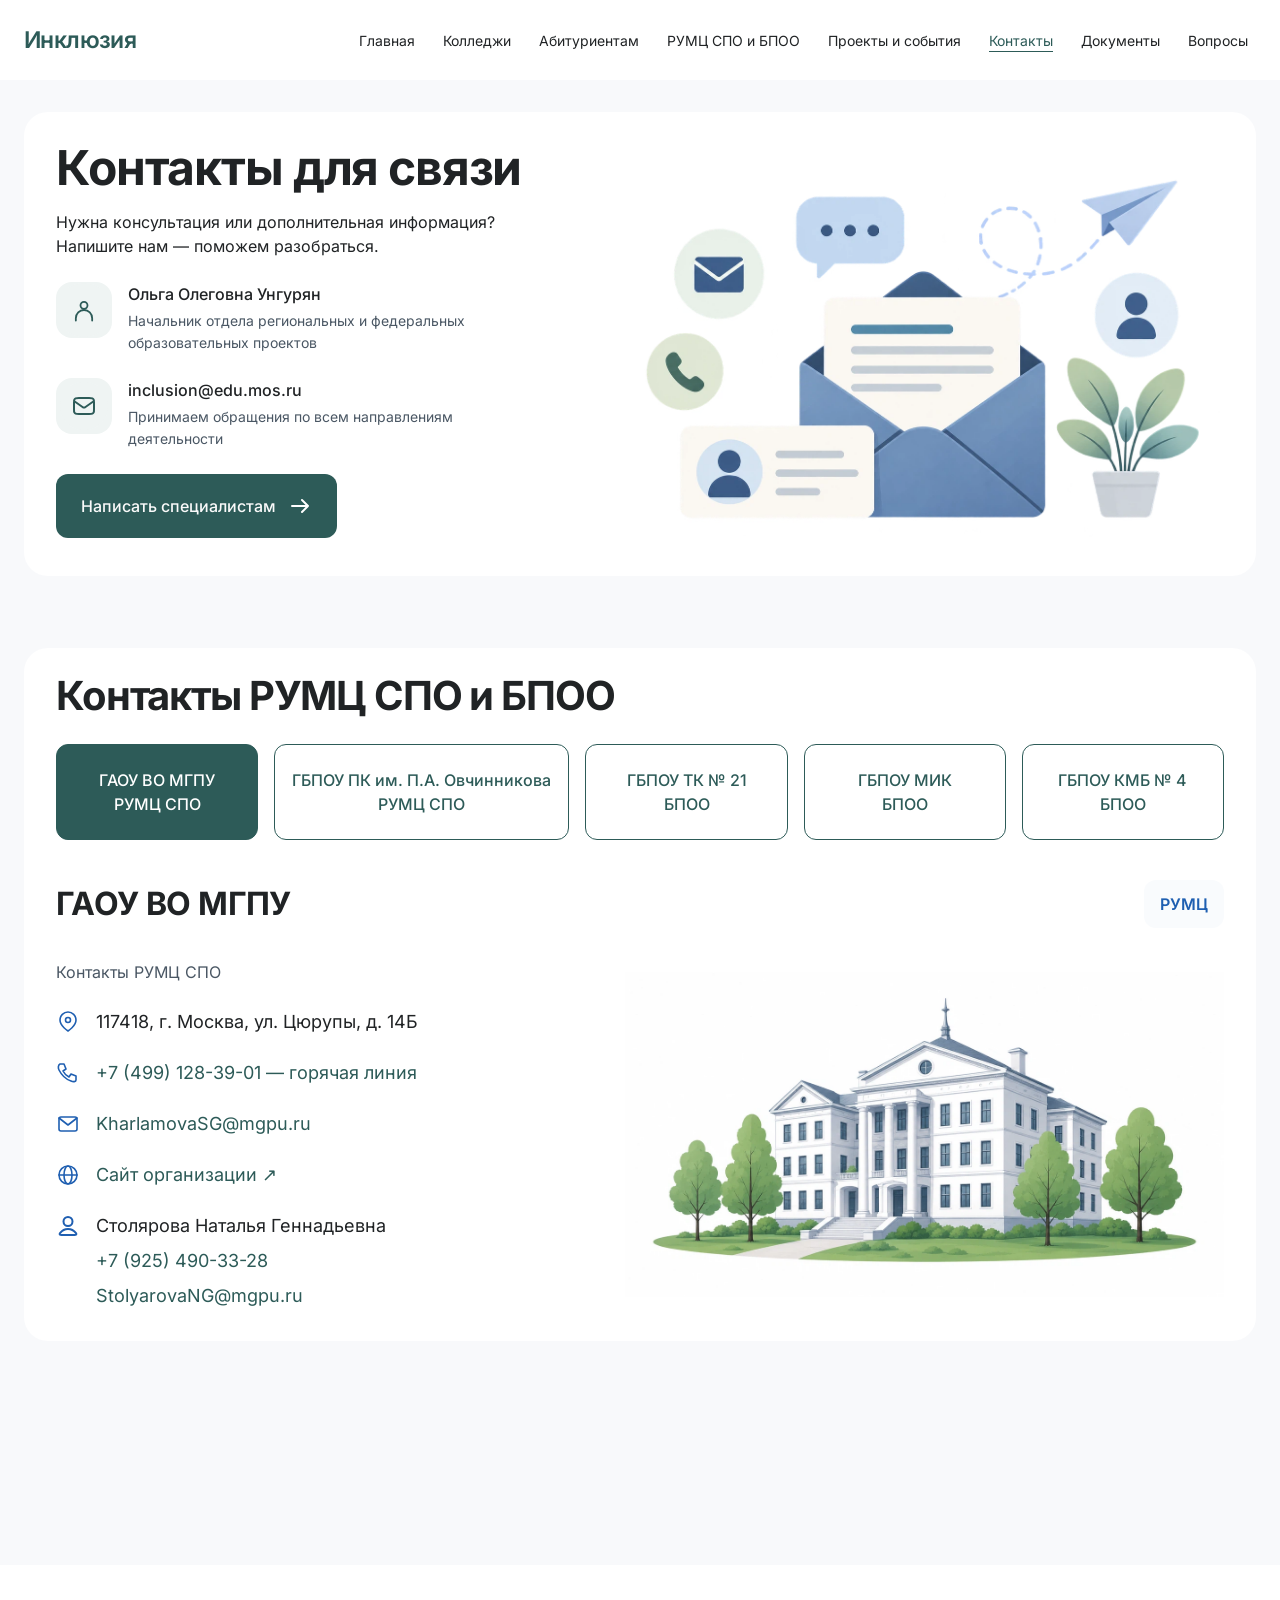
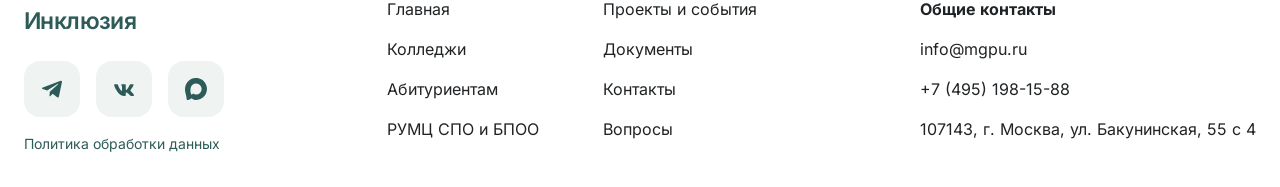
<file: contacts.html>
<!doctype html>
<html lang="ru">
    <head>
        <meta charset="utf-8">
        <meta name="viewport" content="width=device-width, initial-scale=1">
        <meta name="description" content="Контакты специалистов, РУМЦ СПО и БПОО: адреса, телефоны и электронная почта.">
        <meta name="theme-color" content="#2d5b58">
        <title>Контакты — Инклюзия</title>
        <link rel="icon" href="assets/img/favicon.svg" type="image/svg+xml">
        <link rel="preload" href="assets/fonts/inter-cyrillic-wght-normal.woff2" as="font" type="font/woff2" crossorigin>
        <link rel="stylesheet" href="assets/css/bootstrap.min.css">
        <link rel="stylesheet" href="assets/css/fonts.css">
        <link rel="stylesheet" href="assets/css/style.css?v=20261102">
        <script src="assets/js/bootstrap.bundle.min.js" defer></script>
        <script src="assets/js/main.js" defer></script>
        <script src="assets/js/pages.js" defer></script>
    </head>
    <body>
        <a class="skip-link" href="#main">Перейти к содержанию</a>
        <header class="site-header">
            <nav class="navbar navbar-expand-xl site-header__nav" aria-label="Основная навигация">
                <div class="container">
                    <a class="brand" href="index.html" aria-label="Инклюзия — главная">Инклюзия</a>
                    <button class="navbar-toggler site-header__toggle" type="button" data-bs-toggle="collapse" data-bs-target="#main-nav" aria-controls="main-nav" aria-expanded="false" aria-label="Открыть меню">
                        <span></span>
                        <span></span>
                        <span></span>
                    </button>
                    <div class="collapse navbar-collapse site-header__collapse" id="main-nav">
                        <ul class="navbar-nav site-header__menu">
                            <li class="nav-item">
                                <a class="nav-link site-header__link" href="index.html">Главная</a>
                            </li>
                            <li class="nav-item">
                                <a class="nav-link site-header__link" href="colleges.html">Колледжи</a>
                            </li>
                            <li class="nav-item">
                                <a class="nav-link site-header__link" href="applicants.html">Абитуриентам</a>
                            </li>
                            <li class="nav-item">
                                <a class="nav-link site-header__link" href="support.html">РУМЦ СПО и БПОО</a>
                            </li>
                            <li class="nav-item">
                                <a class="nav-link site-header__link" href="events.html">Проекты и события</a>
                            </li>
                            <li class="nav-item">
                                <a class="nav-link site-header__link" href="contacts.html" aria-current="page">Контакты</a>
                            </li>
                            <li class="nav-item">
                                <a class="nav-link site-header__link" href="index.html#documents">Документы</a>
                            </li>
                            <li class="nav-item">
                                <a class="nav-link site-header__link" href="index.html#faq">Вопросы</a>
                            </li>
                        </ul>
                    </div>
                </div>
            </nav>
        </header>
        <main class="page page--inner" id="main" tabindex="-1">
            <div class="container">
                <section class="contact-panel contact-panel--hero" id="contacts" aria-labelledby="contacts-title">
                    <div class="contact-panel__content">
                        <h1 class="section__title" id="contacts-title">Контакты для связи</h1>
                        <p class="contact-panel__description">Нужна консультация или дополнительная информация? Напишите нам — поможем разобраться.</p>
                        <div class="contact-item">
                            <span class="icon-box">
                                <img alt="" src="assets/img/user.svg">
                            </span>
                            <div>
                                <h3 class="contact-item__title">Ольга Олеговна Унгурян</h3>
                                <p class="contact-item__description">Начальник отдела региональных и федеральных образовательных проектов</p>
                            </div>
                        </div>
                        <div class="contact-item">
                            <span class="icon-box">
                                <img alt="" src="assets/img/contact.svg">
                            </span>
                            <div>
                                <a class="contact-item__title" href="mailto:inclusion@edu.mos.ru">inclusion@edu.mos.ru</a>
                                <p class="contact-item__description">Принимаем обращения по всем направлениям деятельности</p>
                            </div>
                        </div>
                        <a class="button button--primary contact-panel__button" href="mailto:inclusion@edu.mos.ru">Написать специалистам</a>
                    </div>
                    <img class="contact-panel__image" src="assets/img/contacts-1.webp" width="636" height="408" alt="" fetchpriority="high" decoding="async">
                </section>
                <section class="section surface-panel organizations" id="organizations" aria-labelledby="organizations-title">
                    <h2 class="section__title" id="organizations-title">Контакты РУМЦ СПО и БПОО</h2>
                    <div class="nav organizations__tabs" role="tablist" aria-label="Организации" data-tablist>
                        <button class="button button--secondary organizations__tab active" id="org-tab-mgpu" type="button" role="tab" data-bs-toggle="tab" data-bs-target="#org-mgpu" aria-controls="org-mgpu" aria-selected="true" tabindex="0">ГАОУ ВО МГПУ<span>РУМЦ СПО</span></button>
                        <button class="button button--secondary organizations__tab" id="org-tab-ovchinnikov" type="button" role="tab" data-bs-toggle="tab" data-bs-target="#org-ovchinnikov" aria-controls="org-ovchinnikov" aria-selected="false" tabindex="-1">ГБПОУ ПК им. П.А. Овчинникова<span>РУМЦ СПО</span></button>
                        <button class="button button--secondary organizations__tab" id="org-tab-tk21" type="button" role="tab" data-bs-toggle="tab" data-bs-target="#org-tk21" aria-controls="org-tk21" aria-selected="false" tabindex="-1">ГБПОУ ТК № 21<span>БПОО</span></button>
                        <button class="button button--secondary organizations__tab" id="org-tab-mik" type="button" role="tab" data-bs-toggle="tab" data-bs-target="#org-mik" aria-controls="org-mik" aria-selected="false" tabindex="-1">ГБПОУ МИК<span>БПОО</span></button>
                        <button class="button button--secondary organizations__tab" id="org-tab-kmb4" type="button" role="tab" data-bs-toggle="tab" data-bs-target="#org-kmb4" aria-controls="org-kmb4" aria-selected="false" tabindex="-1">ГБПОУ КМБ № 4<span>БПОО</span></button>
                    </div>
                    <div class="tab-content organizations__panels">
                        <div class="tab-pane organizations__panel show active" id="org-mgpu" role="tabpanel" aria-labelledby="org-tab-mgpu" tabindex="0">
                            <div class="organizations__heading">
                                <h3>ГАОУ ВО МГПУ</h3>
                                <span class="status-badge">РУМЦ</span>
                            </div>
                            <div class="organizations__details">
                                <div>
                                    <p class="organizations__scope">Контакты РУМЦ СПО</p>
                                    <address class="organizations__address">
                                        <p>
                                            <img class="icon" src="assets/img/inline-icon-04.svg" aria-hidden="true">
                                            <span>117418, г. Москва, ул. Цюрупы, д. 14Б</span>
                                        </p>
                                        <p>
                                            <img class="icon" src="assets/img/inline-icon-05.svg" aria-hidden="true">
                                            <a href="tel:+74991283901">+7 (499) 128-39-01 — горячая линия</a>
                                        </p>
                                        <p>
                                            <img class="icon" src="assets/img/inline-icon-06.svg" aria-hidden="true">
                                            <a href="mailto:KharlamovaSG@mgpu.ru">KharlamovaSG@mgpu.ru</a>
                                        </p>
                                        <p>
                                            <img class="icon" src="assets/img/inline-icon-07.svg" aria-hidden="true">
                                            <a href="https://www.mgpu.ru/centers/rumc-spo/" target="_blank" rel="noopener noreferrer">Сайт организации ↗</a>
                                        </p>
                                        <div class="organizations__person">
                                            <img class="icon" src="assets/img/icon-user.svg" aria-hidden="true">
                                            <div>
                                                <p>Столярова Наталья Геннадьевна</p>
                                                <a href="tel:+79254903328">+7 (925) 490-33-28</a>
                                                <a href="mailto:StolyarovaNG@mgpu.ru">StolyarovaNG@mgpu.ru</a>
                                            </div>
                                        </div>
                                    </address>
                                </div>
                                <img class="organizations__image" src="assets/img/organization-illustration.webp" width="623" height="351" alt="" loading="lazy" decoding="async">
                            </div>
                        </div>
                        <div class="tab-pane organizations__panel" id="org-ovchinnikov" role="tabpanel" aria-labelledby="org-tab-ovchinnikov" tabindex="0">
                            <div class="organizations__heading">
                                <h3>ГБПОУ ПК им. П.А. Овчинникова</h3>
                                <span class="status-badge">РУМЦ</span>
                            </div>
                            <div class="organizations__details">
                                <div>
                                    <p class="organizations__scope">Контакты площадки на Шенкурском проезде</p>
                                    <address class="organizations__address">
                                        <p>
                                            <img class="icon" src="assets/img/inline-icon-04.svg" aria-hidden="true">
                                            <span>127349, г. Москва, Шенкурский проезд, д. 9</span>
                                        </p>
                                        <p>
                                            <img class="icon" src="assets/img/inline-icon-05.svg" aria-hidden="true">
                                            <a href="tel:+74999018977">+7 (499) 901-89-77</a>
                                        </p>
                                        <p>
                                            <img class="icon" src="assets/img/inline-icon-06.svg" aria-hidden="true">
                                            <a href="mailto:spo-13@edu.mos.ru">spo-13@edu.mos.ru</a>
                                        </p>
                                        <p>
                                            <img class="icon" src="assets/img/inline-icon-07.svg" aria-hidden="true">
                                            <a href="https://spo-13.mskobr.ru/" target="_blank" rel="noopener noreferrer">Сайт организации ↗</a>
                                        </p>
                                    </address>
                                </div>
                                <img class="organizations__image" src="assets/img/organization-illustration.webp" width="623" height="351" alt="" loading="lazy" decoding="async">
                            </div>
                        </div>
                        <div class="tab-pane organizations__panel" id="org-tk21" role="tabpanel" aria-labelledby="org-tab-tk21" tabindex="0">
                            <div class="organizations__heading">
                                <h3>ГБПОУ ТК № 21</h3>
                                <span class="status-badge">БПОО</span>
                            </div>
                            <div class="organizations__details">
                                <div>
                                    <p class="organizations__scope">Общие контакты колледжа</p>
                                    <address class="organizations__address">
                                        <p>
                                            <img class="icon" src="assets/img/inline-icon-04.svg" aria-hidden="true">
                                            <span>г. Москва, ул. Вербная, д. 4, стр. 1</span>
                                        </p>
                                        <p>
                                            <img class="icon" src="assets/img/inline-icon-05.svg" aria-hidden="true">
                                            <a href="tel:+74991671109">+7 (499) 167-11-09</a>
                                        </p>
                                        <p>
                                            <img class="icon" src="assets/img/inline-icon-06.svg" aria-hidden="true">
                                            <a href="mailto:spo-21@edu.mos.ru">spo-21@edu.mos.ru</a>
                                        </p>
                                        <p>
                                            <img class="icon" src="assets/img/inline-icon-07.svg" aria-hidden="true">
                                            <a href="https://tk21.mskobr.ru/" target="_blank" rel="noopener noreferrer">Сайт организации ↗</a>
                                        </p>
                                    </address>
                                </div>
                                <img class="organizations__image" src="assets/img/organization-illustration.webp" width="623" height="351" alt="" loading="lazy" decoding="async">
                            </div>
                        </div>
                        <div class="tab-pane organizations__panel" id="org-mik" role="tabpanel" aria-labelledby="org-tab-mik" tabindex="0">
                            <div class="organizations__heading">
                                <h3>ГБПОУ МИК</h3>
                                <span class="status-badge">БПОО</span>
                            </div>
                            <div class="organizations__details">
                                <div>
                                    <p class="organizations__scope">Контакты колледжа по Атласу профессий</p>
                                    <address class="organizations__address">
                                        <p>
                                            <img class="icon" src="assets/img/inline-icon-04.svg" aria-hidden="true">
                                            <span>г. Москва, ул. Дмитрия Ульянова, д. 26, корп. 1</span>
                                        </p>
                                        <p>
                                            <img class="icon" src="assets/img/inline-icon-05.svg" aria-hidden="true">
                                            <a href="tel:+74996730141">+7 (499) 673-01-41</a>
                                        </p>
                                        <p>
                                            <img class="icon" src="assets/img/inline-icon-06.svg" aria-hidden="true">
                                            <a href="mailto:priem@ck41.ru">priem@ck41.ru</a>
                                        </p>
                                        <p>
                                            <img class="icon" src="assets/img/inline-icon-07.svg" aria-hidden="true">
                                            <a href="https://mic.mskobr.ru/" target="_blank" rel="noopener noreferrer">Сайт организации ↗</a>
                                        </p>
                                    </address>
                                </div>
                                <img class="organizations__image" src="assets/img/organization-illustration.webp" width="623" height="351" alt="" loading="lazy" decoding="async">
                            </div>
                        </div>
                        <div class="tab-pane organizations__panel" id="org-kmb4" role="tabpanel" aria-labelledby="org-tab-kmb4" tabindex="0">
                            <div class="organizations__heading">
                                <h3>ГБПОУ КМБ № 4</h3>
                                <span class="status-badge">БПОО</span>
                            </div>
                            <div class="organizations__details">
                                <div>
                                    <p class="organizations__scope">Общие контакты колледжа</p>
                                    <address class="organizations__address">
                                        <p>
                                            <img class="icon" src="assets/img/inline-icon-04.svg" aria-hidden="true">
                                            <span>г. Москва, ул. Дубининская, д. 25, стр. 1</span>
                                        </p>
                                        <p>
                                            <img class="icon" src="assets/img/inline-icon-05.svg" aria-hidden="true">
                                            <a href="tel:+74992301084">+7 (499) 230-10-84</a>
                                        </p>
                                        <p>
                                            <img class="icon" src="assets/img/inline-icon-06.svg" aria-hidden="true">
                                            <a href="mailto:kmb4.edu@kmb-4.ru">kmb4.edu@kmb-4.ru</a>
                                        </p>
                                        <p>
                                            <img class="icon" src="assets/img/inline-icon-07.svg" aria-hidden="true">
                                            <a href="https://kmb-4.mskobr.ru/" target="_blank" rel="noopener noreferrer">Сайт организации ↗</a>
                                        </p>
                                    </address>
                                </div>
                                <img class="organizations__image" src="assets/img/organization-illustration.webp" width="623" height="351" alt="" loading="lazy" decoding="async">
                            </div>
                        </div>
                    </div>
                </section>
            </div>
        </main>
        <footer class="site-footer">
            <div class="container site-footer__inner">
                <div class="site-footer__brand">
                    <a class="brand" href="index.html">Инклюзия</a>
                    <div class="site-footer__socials" aria-label="Социальные сети">
                        <a class="round-link" role="link" aria-disabled="true"  aria-label="Telegram">
                            <img alt="" src="assets/img/Telegram.svg">
                        </a>
                        <a class="round-link" role="link" aria-disabled="true" aria-label="ВКонтакте">
                            <img alt="" src="assets/img/VK.svg">
                        </a>
                        <a class="round-link" role="link" aria-disabled="true"  aria-label="Макс">
                            <img alt="" src="assets/img/Messenger.svg">
                        </a>
                    </div>
                    <a class="site-footer__privacy" role="link" aria-disabled="true" data-page="privacy.html">Политика обработки данных</a>
                </div>
                <nav class="site-footer__nav" aria-label="Навигация в подвале">
                    <ul class="site-footer__list">
                        <li>
                            <a class="site-footer__link" href="index.html">Главная</a>
                        </li>
                        <li>
                            <a class="site-footer__link" href="colleges.html">Колледжи</a>
                        </li>
                        <li>
                            <a class="site-footer__link" href="applicants.html">Абитуриентам</a>
                        </li>
                        <li>
                            <a class="site-footer__link" href="support.html">РУМЦ СПО и БПОО</a>
                        </li>
                    </ul>
                    <ul class="site-footer__list">
                        <li>
                            <a class="site-footer__link" href="events.html">Проекты и события</a>
                        </li>
                        <li>
                            <a class="site-footer__link" href="index.html#documents">Документы</a>
                        </li>
                        <li>
                            <a class="site-footer__link" href="contacts.html" aria-current="page">Контакты</a>
                        </li>
                        <li>
                            <a class="site-footer__link" href="index.html#faq">Вопросы</a>
                        </li>
                    </ul>
                </nav>
                <address class="site-footer__contacts">
                    <p class="site-footer__caption">Общие контакты</p>
                    <a href="mailto:info@mgpu.ru">info@mgpu.ru</a>
                    <a href="tel:+74951981588">+7 (495) 198-15-88</a>
                    <p>107143, г. Москва, ул. Бакунинская, 55 с 4</p>
                </address>
            </div>
        </footer>
    </body>
</html>
</file>
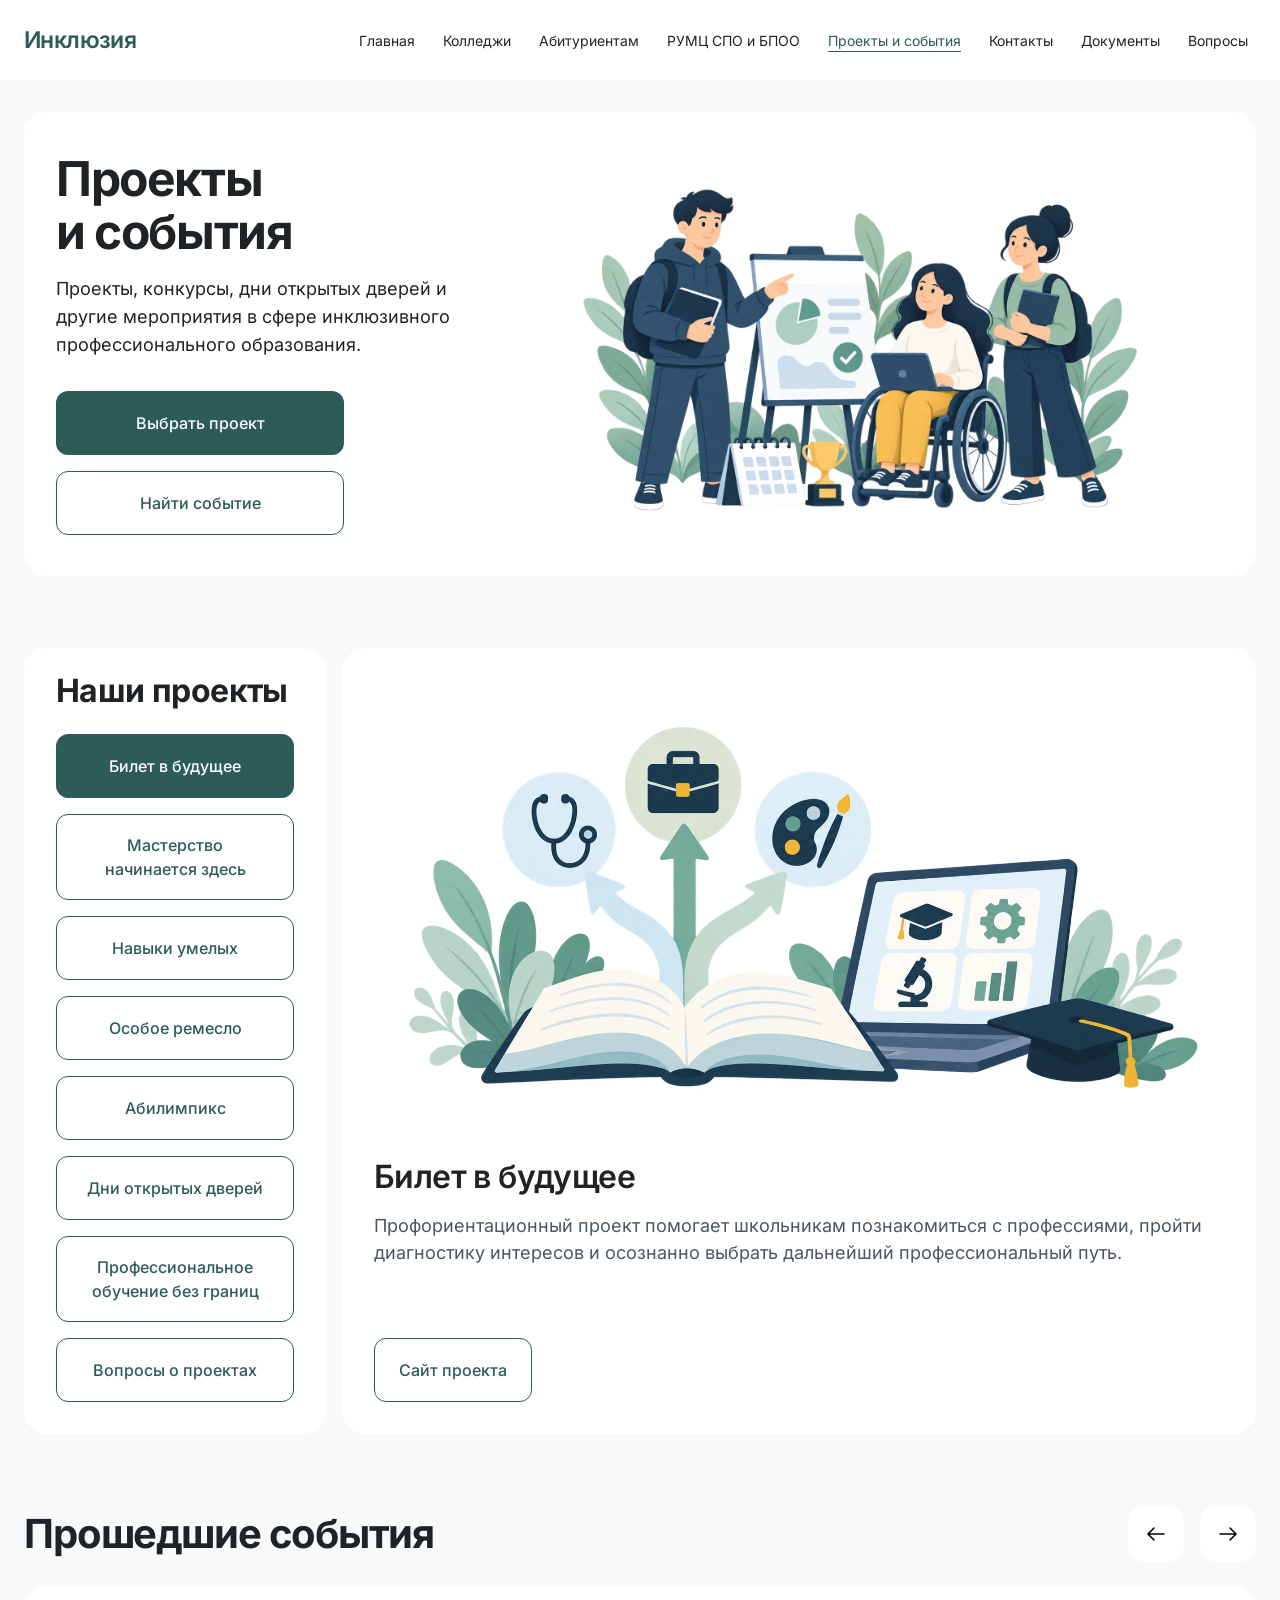
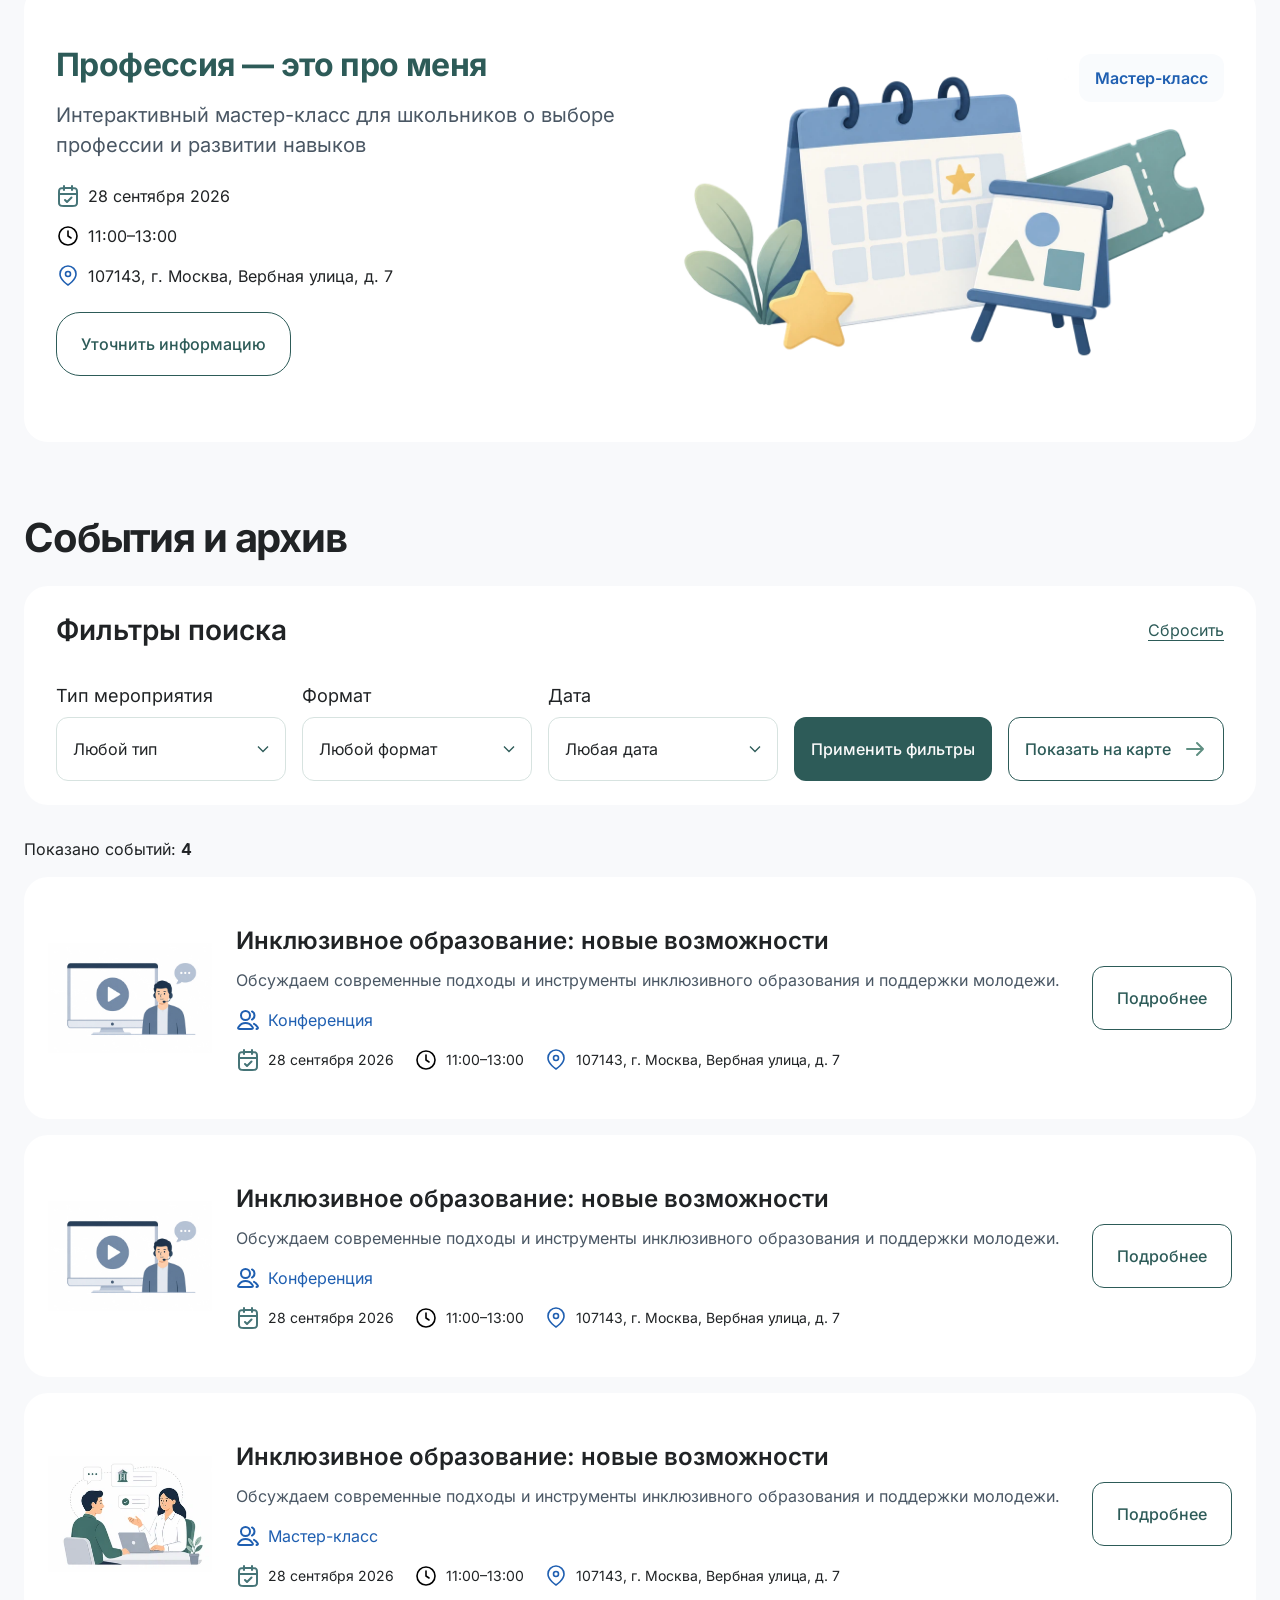
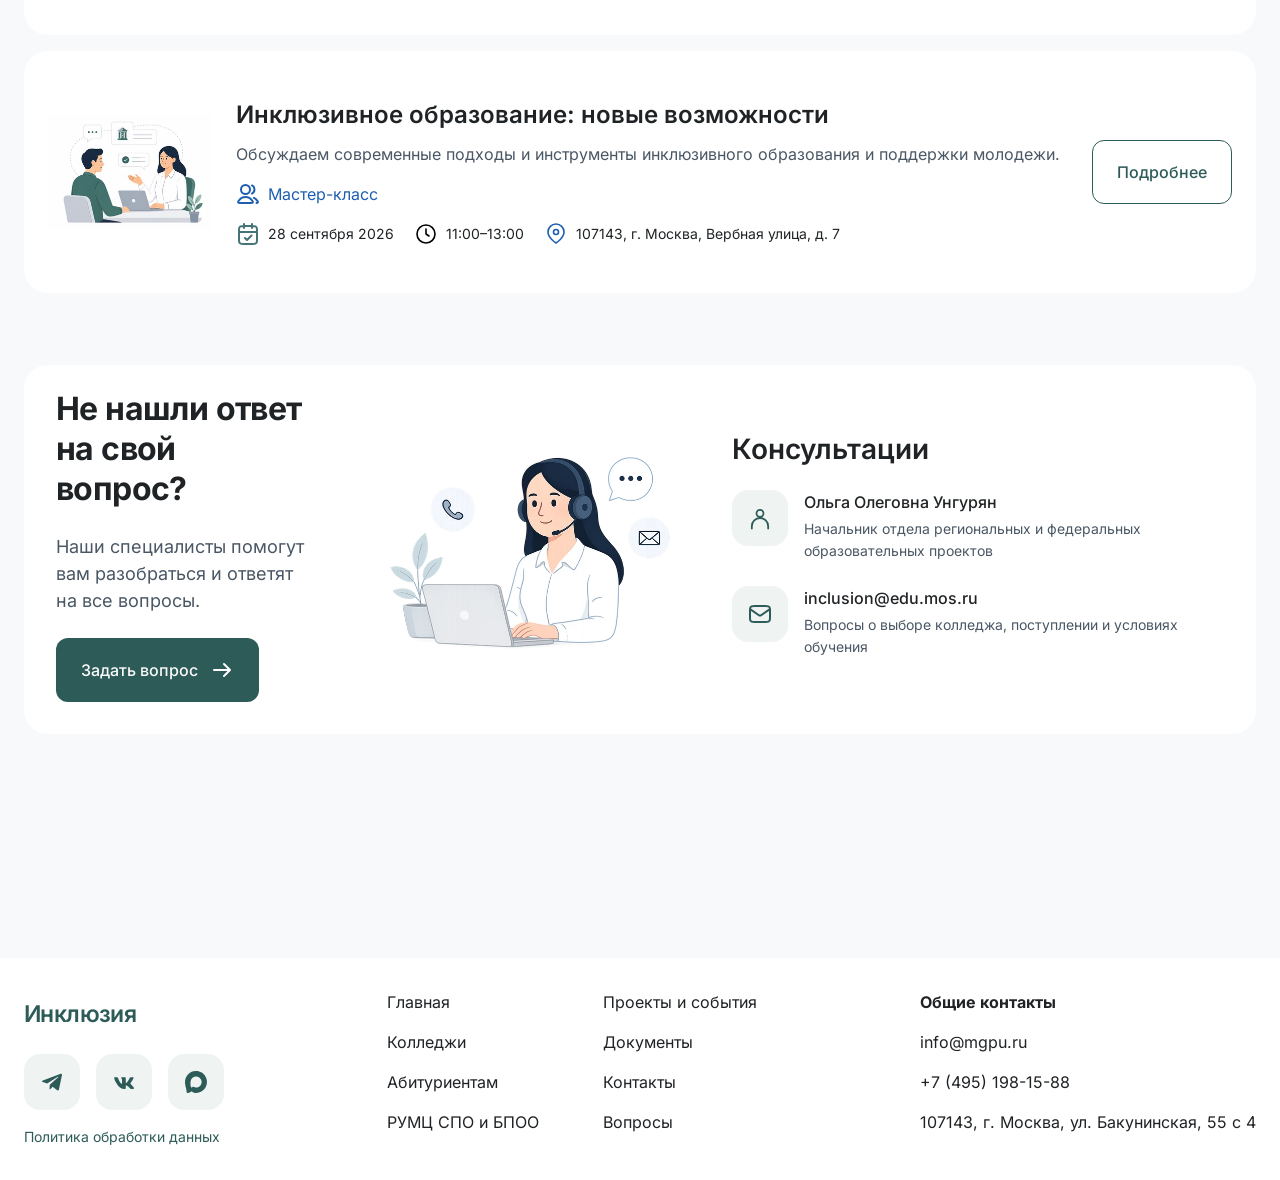
<file: events.html>
<!doctype html>
<html lang="ru">
    <head>
        <meta charset="utf-8">
        <meta name="viewport" content="width=device-width, initial-scale=1">
        <meta name="description" content="Проекты, конкурсы и архив событий в сфере инклюзивного профессионального образования.">
        <meta name="theme-color" content="#2d5b58">
        <title>Проекты и события — Инклюзия</title>
        <link rel="icon" href="assets/img/favicon.svg" type="image/svg+xml">
        <link rel="preload" href="assets/fonts/inter-cyrillic-wght-normal.woff2" as="font" type="font/woff2" crossorigin>
        <link rel="stylesheet" href="assets/css/bootstrap.min.css">
        <link rel="stylesheet" href="assets/css/fonts.css">
        <link rel="stylesheet" href="assets/css/style.css?v=20261102">
        <script src="assets/js/bootstrap.bundle.min.js" defer></script>
        <script src="assets/js/main.js" defer></script>
        <script src="assets/js/pages.js" defer></script>
    </head>
    <body>
        <a class="skip-link" href="#main">Перейти к содержанию</a>
        <header class="site-header">
            <nav class="navbar navbar-expand-xl site-header__nav" aria-label="Основная навигация">
                <div class="container">
                    <a class="brand" href="index.html" aria-label="Инклюзия — главная">Инклюзия</a>
                    <button class="navbar-toggler site-header__toggle" type="button" data-bs-toggle="collapse" data-bs-target="#main-nav" aria-controls="main-nav" aria-expanded="false" aria-label="Открыть меню">
                        <span></span>
                        <span></span>
                        <span></span>
                    </button>
                    <div class="collapse navbar-collapse site-header__collapse" id="main-nav">
                        <ul class="navbar-nav site-header__menu">
                            <li class="nav-item">
                                <a class="nav-link site-header__link" href="index.html">Главная</a>
                            </li>
                            <li class="nav-item">
                                <a class="nav-link site-header__link" href="colleges.html">Колледжи</a>
                            </li>
                            <li class="nav-item">
                                <a class="nav-link site-header__link" href="applicants.html">Абитуриентам</a>
                            </li>
                            <li class="nav-item">
                                <a class="nav-link site-header__link" href="support.html">РУМЦ СПО и БПОО</a>
                            </li>
                            <li class="nav-item">
                                <a class="nav-link site-header__link" href="events.html" aria-current="page">Проекты и события</a>
                            </li>
                            <li class="nav-item">
                                <a class="nav-link site-header__link" href="contacts.html">Контакты</a>
                            </li>
                            <li class="nav-item">
                                <a class="nav-link site-header__link" href="index.html#documents">Документы</a>
                            </li>
                            <li class="nav-item">
                                <a class="nav-link site-header__link" href="index.html#faq">Вопросы</a>
                            </li>
                        </ul>
                    </div>
                </div>
            </nav>
        </header>
        <main class="page page--inner" id="main" tabindex="-1">
            <div class="container">
                <section class="page-hero page-hero--events" aria-labelledby="page-title">
                    <div class="page-hero__content">
                        <h1 class="page-hero__title" id="page-title">Проекты<br>и события</h1>
                        <p class="page-hero__description">Проекты, конкурсы, дни открытых дверей и другие мероприятия в сфере инклюзивного профессионального образования.</p>
                        <div class="page-hero__actions">
                            <a class="button button--primary" href="#projects">Выбрать проект</a>
                            <a class="button button--secondary" href="#events">Найти событие</a>
                        </div>
                    </div>
                    <img class="page-hero__image" src="assets/img/events-hero.webp" width="800" height="440" alt="" fetchpriority="high" decoding="async">
                </section>
                <section class="section project-browser" id="projects" aria-labelledby="projects-title">
                    <div class="project-browser__sidebar">
                        <h2 id="projects-title">Наши проекты</h2>
                        <div class="nav project-browser__tabs" role="list" aria-label="Наши проекты">
                            <span class="button button--secondary project-browser__tab active" role="listitem" id="project-tab-bilet">Билет в будущее</span>
                            <span class="button button--secondary project-browser__tab" role="listitem" id="project-tab-masterstvo">Мастерство начинается здесь</span>
                            <span class="button button--secondary project-browser__tab" role="listitem" id="project-tab-skills">Навыки умелых</span>
                            <span class="button button--secondary project-browser__tab" role="listitem" id="project-tab-craft">Особое ремесло</span>
                            <span class="button button--secondary project-browser__tab" role="listitem" id="project-tab-abilympics">Абилимпикс</span>
                            <span class="button button--secondary project-browser__tab" role="listitem" id="project-tab-open-days">Дни открытых дверей</span>
                            <span class="button button--secondary project-browser__tab" role="listitem" id="project-tab-training">Профессиональное обучение без границ</span>
                            <span class="button button--secondary project-browser__tab" role="listitem" id="project-tab-other">Вопросы о проектах</span>
                        </div>
                    </div>
                    <div class="project-browser__panels">
                        <div class="project-panel active" id="project-bilet" role="region" aria-labelledby="project-tab-bilet" tabindex="0">
                            <img class="project-panel__image" src="assets/img/project-bilet.webp" width="882" height="470" alt="" loading="lazy" decoding="async">
                            <h3>Билет в будущее</h3>
                            <p>Профориентационный проект помогает школьникам познакомиться с профессиями, пройти диагностику интересов и осознанно выбрать дальнейший профессиональный путь.</p>
                            <a class="button button--secondary" href="" target="_blank" rel="noopener noreferrer">Сайт проекта</a>
                        </div>
                    </div>
                </section>
                <section class="section past-events" aria-labelledby="past-events-title">
                    <div class="section-heading">
                        <h2 class="section__title" id="past-events-title">Прошедшие события</h2>
                        <div class="past-events__controls">
                            <button class="round-link past-events__previous" type="button" data-bs-target="#past-events-carousel" data-bs-slide="prev" aria-label="Предыдущее событие">
                                <img class="icon" src="assets/img/inline-icon-03.svg" aria-hidden="true">
                            </button>
                            <button class="round-link" type="button" data-bs-target="#past-events-carousel" data-bs-slide="next" aria-label="Следующее событие">
                                <img class="icon" src="assets/img/inline-icon-03.svg" aria-hidden="true">
                            </button>
                        </div>
                    </div>
                    <div id="past-events-carousel" class="carousel slide" data-bs-interval="false" aria-roledescription="карусель" aria-label="Прошедшие события">
                        <div class="carousel-inner">
                            <div class="carousel-item active" role="group" aria-roledescription="слайд" aria-label="1 из 2">
                                <article class="featured-event">
                                    <div>
                                        <h3>Профессия — это про меня</h3>
                                        <p class="featured-event__description">Интерактивный мастер-класс для школьников о выборе профессии и развитии навыков</p>
                                        <ul class="event-meta">
                                            <li>
                                                <img alt="" src="assets/img/icon-calendar-green.svg">
                                                <time datetime="2026-09-28">28 сентября 2026</time>
                                            </li>
                                            <li>
                                                <img class="icon" src="assets/img/inline-icon-09.svg" aria-hidden="true">
                                                <span>11:00–13:00</span>
                                            </li>
                                            <li>
                                                <img class="icon" src="assets/img/inline-icon-04.svg" aria-hidden="true">
                                                <span>107143, г. Москва, Вербная улица, д. 7</span>
                                            </li>
                                        </ul>
                                        <a class="button button--secondary" href="mailto:inclusion@edu.mos.ru?subject=%D0%92%D0%BE%D0%BF%D1%80%D0%BE%D1%81%20%D0%BE%20%D1%81%D0%BE%D0%B1%D1%8B%D1%82%D0%B8%D0%B8%3A%20%D0%9F%D1%80%D0%BE%D1%84%D0%B5%D1%81%D1%81%D0%B8%D1%8F%20%E2%80%94%20%D1%8D%D1%82%D0%BE%20%D0%BF%D1%80%D0%BE%20%D0%BC%D0%B5%D0%BD%D1%8F">Уточнить информацию</a>
                                    </div>
                                    <div class="featured-event__visual">
                                        <img class="" src="assets/img/event-masterclass.webp" width="584" height="320" alt="" loading="lazy" decoding="async">
                                        <span class="status-badge">Мастер-класс</span>
                                    </div>
                                </article>
                            </div>
                            <div class="carousel-item" role="group" aria-roledescription="слайд" aria-label="2 из 2">
                                <article class="featured-event">
                                    <div>
                                        <h3>Инклюзивное образование: новые возможности</h3>
                                        <p class="featured-event__description">Обсуждение подходов к инклюзивному образованию и поддержке молодёжи.</p>
                                        <ul class="event-meta">
                                            <li>
                                                <img class="icon" src="assets/img/inline-icon-10.svg" aria-hidden="true">
                                                <time datetime="2026-09-28">28 сентября 2026</time>
                                            </li>
                                            <li>
                                                <img class="icon" src="assets/img/inline-icon-09.svg" aria-hidden="true">
                                                <span>11:00–13:00</span>
                                            </li>
                                            <li>
                                                <img class="icon" src="assets/img/inline-icon-04.svg" aria-hidden="true">
                                                <span>107143, г. Москва, Вербная улица, д. 7</span>
                                            </li>
                                        </ul>
                                        <a class="button button--secondary" href="mailto:inclusion@edu.mos.ru?subject=%D0%92%D0%BE%D0%BF%D1%80%D0%BE%D1%81%20%D0%BE%20%D1%81%D0%BE%D0%B1%D1%8B%D1%82%D0%B8%D0%B8%3A%20%D0%98%D0%BD%D0%BA%D0%BB%D1%8E%D0%B7%D0%B8%D0%B2%D0%BD%D0%BE%D0%B5%20%D0%BE%D0%B1%D1%80%D0%B0%D0%B7%D0%BE%D0%B2%D0%B0%D0%BD%D0%B8%D0%B5%3A%20%D0%BD%D0%BE%D0%B2%D1%8B%D0%B5%20%D0%B2%D0%BE%D0%B7%D0%BC%D0%BE%D0%B6%D0%BD%D0%BE%D1%81%D1%82%D0%B8">Уточнить информацию</a>
                                    </div>
                                    <div class="featured-event__visual">
                                        <img class="" src="assets/img/event-conference.webp" width="584" height="320" alt="" loading="lazy" decoding="async">
                                        <span class="status-badge">Конференция</span>
                                    </div>
                                </article>
                            </div>
                        </div>
                    </div>
                    <p class="visually-hidden" id="carousel-status" aria-live="polite">Событие 1 из 2</p>
                </section>
                <section class="section event-directory" id="events" aria-labelledby="events-title">
                    <h2 class="section__title" id="events-title">События и архив</h2>
                    <form class="event-filters surface-panel" id="event-filters">
                        <div class="event-filters__heading">
                            <h3>Фильтры поиска</h3>
                            <button class="text-button" type="reset">Сбросить</button>
                        </div>
                        <div class="event-filters__fields">
                            <label class="form-field" for="event-type">
                                <span>Тип мероприятия</span>
                                <select id="event-type" name="type">
                                    <option value="">Любой тип</option>
                                    <option value="conference">Конференция</option>
                                    <option value="masterclass">Мастер-класс</option>
                                    <option value="webinar">Вебинар</option>
                                </select>
                            </label>
                            <label class="form-field" for="event-format">
                                <span>Формат</span>
                                <select id="event-format" name="format">
                                    <option value="">Любой формат</option>
                                    <option value="offline">Очно</option>
                                    <option value="online">Онлайн</option>
                                    <option value="unspecified">Не указан</option>
                                </select>
                            </label>
                            <label class="form-field" for="event-date">
                                <span>Дата</span>
                                <select id="event-date" name="date">
                                    <option value="">Любая дата</option>
                                    <option value="2026-09">Сентябрь 2026</option>
                                    <option value="2026-10">Октябрь 2026</option>
                                </select>
                            </label>
                            <button class="button button--primary" type="submit">Применить фильтры</button>
                            <a class="button button--secondary button-map" href="" target="_blank" rel="noopener noreferrer">Показать на карте</a>
                        </div>
                    </form>
                    <p class="event-directory__count" role="status">Показано событий: <strong id="event-count">4</strong></p>
                    <div class="event-directory__cards">
                        <article class="event-card" data-event-type="conference" data-event-format="unspecified" data-event-date="2026-09">
                            <div class="event-card__visual">
                                <img class="" src="assets/img/event-conference.webp" width="164" height="116" alt="" loading="lazy" decoding="async">
                            </div>
                            <div class="event-card__content">
                                <h3>Инклюзивное образование: новые возможности</h3>
                                <p>Обсуждаем современные подходы и инструменты инклюзивного образования и поддержки молодежи.</p>
                                <p class="event-card__type label-conf">
                                    <img alt="" src="assets/img/icon-conf.svg">
                                    <span>Конференция</span>
                                </p>
                                <ul class="event-meta event-meta--inline">
                                    <li>
                                        <img alt="" src="assets/img/icon-calendar-green.svg">
                                        <time datetime="2026-09-28">28 сентября 2026</time>
                                    </li>
                                    <li>
                                        <img class="icon" src="assets/img/inline-icon-09.svg" aria-hidden="true">
                                        <span>11:00–13:00</span>
                                    </li>
                                    <li>
                                        <img class="icon" src="assets/img/inline-icon-04.svg" aria-hidden="true">
                                        <span>107143, г. Москва, Вербная улица, д. 7</span>
                                    </li>
                                </ul>
                            </div>
                            <button class="button button--secondary event-card__action" type="button" aria-label="Подробнее: Инклюзивное образование: новые возможности, конференция">Подробнее</button>
                        </article>
                        <article class="event-card" data-event-type="conference" data-event-format="unspecified" data-event-date="2026-09">
                            <div class="event-card__visual">
                                <img class="" src="assets/img/event-conference.webp" width="164" height="116" alt="" loading="lazy" decoding="async">
                            </div>
                            <div class="event-card__content">
                                <h3>Инклюзивное образование: новые возможности</h3>
                                <p>Обсуждаем современные подходы и инструменты инклюзивного образования и поддержки молодежи.</p>
                                <p class="event-card__type label-conf">
                                    <img alt="" src="assets/img/icon-conf.svg">
                                    <span>Конференция</span>
                                </p>
                                <ul class="event-meta event-meta--inline">
                                    <li>
                                        <img alt="" src="assets/img/icon-calendar-green.svg">
                                        <time datetime="2026-09-28">28 сентября 2026</time>
                                    </li>
                                    <li>
                                        <img class="icon" src="assets/img/inline-icon-09.svg" aria-hidden="true">
                                        <span>11:00–13:00</span>
                                    </li>
                                    <li>
                                        <img class="icon" src="assets/img/inline-icon-04.svg" aria-hidden="true">
                                        <span>107143, г. Москва, Вербная улица, д. 7</span>
                                    </li>
                                </ul>
                            </div>
                            <button class="button button--secondary event-card__action" type="button" aria-label="Подробнее: Инклюзивное образование: новые возможности, конференция">Подробнее</button>
                        </article>
                        <article class="event-card" data-event-type="masterclass" data-event-format="unspecified" data-event-date="2026-09">
                            <div class="event-card__visual">
                                <img class="" src="assets/img/event-workshop.webp" width="164" height="116" alt="" loading="lazy" decoding="async">
                            </div>
                            <div class="event-card__content">
                                <h3>Инклюзивное образование: новые возможности</h3>
                                <p>Обсуждаем современные подходы и инструменты инклюзивного образования и поддержки молодежи.</p>
                                <p class="event-card__type label-conf">
                                    <img alt="" src="assets/img/icon-conf.svg">
                                    <span>Мастер-класс</span>
                                </p>
                                <ul class="event-meta event-meta--inline">
                                    <li>
                                        <img alt="" src="assets/img/icon-calendar-green.svg">
                                        <time datetime="2026-09-28">28 сентября 2026</time>
                                    </li>
                                    <li>
                                        <img class="icon" src="assets/img/inline-icon-09.svg" aria-hidden="true">
                                        <span>11:00–13:00</span>
                                    </li>
                                    <li>
                                        <img class="icon" src="assets/img/inline-icon-04.svg" aria-hidden="true">
                                        <span>107143, г. Москва, Вербная улица, д. 7</span>
                                    </li>
                                </ul>
                            </div>
                            <button class="button button--secondary event-card__action" type="button" aria-label="Подробнее: Инклюзивное образование: новые возможности, мастер-класс">Подробнее</button>
                        </article>
                        <article class="event-card" data-event-type="masterclass" data-event-format="unspecified" data-event-date="2026-09">
                            <div class="event-card__visual">
                                <img class="" src="assets/img/event-workshop.webp" width="164" height="116" alt="" loading="lazy" decoding="async">
                            </div>
                            <div class="event-card__content">
                                <h3>Инклюзивное образование: новые возможности</h3>
                                <p>Обсуждаем современные подходы и инструменты инклюзивного образования и поддержки молодежи.</p>
                                <p class="event-card__type label-conf">
                                    <img alt="" src="assets/img/icon-conf.svg">
                                    <span>Мастер-класс</span>
                                </p>
                                <ul class="event-meta event-meta--inline">
                                    <li>
                                        <img alt="" src="assets/img/icon-calendar-green.svg">
                                        <time datetime="2026-09-28">28 сентября 2026</time>
                                    </li>
                                    <li>
                                        <img class="icon" src="assets/img/inline-icon-09.svg" aria-hidden="true">
                                        <span>11:00–13:00</span>
                                    </li>
                                    <li>
                                        <img class="icon" src="assets/img/inline-icon-04.svg" aria-hidden="true">
                                        <span>107143, г. Москва, Вербная улица, д. 7</span>
                                    </li>
                                </ul>
                            </div>
                            <button class="button button--secondary event-card__action" type="button" aria-label="Подробнее: Инклюзивное образование: новые возможности, мастер-класс">Подробнее</button>
                        </article>
                    </div>
                    <div class="event-empty surface-panel" id="event-empty" hidden>
                        <h3>События не найдены</h3>
                        <p>Измените параметры поиска или сбросьте фильтры.</p>
                        <button class="button button--secondary" id="event-reset" type="button">Сбросить фильтры</button>
                    </div>
                </section>
                <section class="section help-panel" aria-labelledby="help-title">
                    <div class="help-panel__intro">
                        <h2 id="help-title">Не нашли ответ<br>на свой вопрос?</h2>
                        <p>Наши специалисты помогут вам разобраться и ответят на все вопросы.</p>
                        <a class="button button--primary button-question" href="mailto:inclusion@edu.mos.ru">Задать вопрос</a>
                    </div>
                    <img class="help-panel__image" src="assets/img/help-illustration.webp" width="337" height="225" alt="" loading="lazy" decoding="async">
                    <div class="help-panel__contacts">
                        <h3>Консультации</h3>
                        <div class="contact-item">
                            <span class="icon-box">
                                <img alt="" src="assets/img/user.svg">
                            </span>
                            <div>
                                <p class="contact-item__title">Ольга Олеговна Унгурян</p>
                                <p class="contact-item__description">Начальник отдела региональных и федеральных образовательных проектов</p>
                            </div>
                        </div>
                        <div class="contact-item">
                            <span class="icon-box">
                                <img alt="" src="assets/img/contact.svg">
                            </span>
                            <div>
                                <a class="contact-item__title" href="mailto:inclusion@edu.mos.ru">inclusion@edu.mos.ru</a>
                                <p class="contact-item__description">Вопросы о выборе колледжа, поступлении и условиях обучения</p>
                            </div>
                        </div>
                    </div>
                </section>
            </div>
        </main>
        <footer class="site-footer">
            <div class="container site-footer__inner">
                <div class="site-footer__brand">
                    <a class="brand" href="index.html">Инклюзия</a>
                    <div class="site-footer__socials" aria-label="Социальные сети">
                        <a class="round-link" role="link" aria-disabled="true"  aria-label="Telegram">
                            <img alt="" src="assets/img/Telegram.svg">
                        </a>
                        <a class="round-link" role="link" aria-disabled="true" aria-label="ВКонтакте">
                            <img alt="" src="assets/img/VK.svg">
                        </a>
                        <a class="round-link" role="link" aria-disabled="true"  aria-label="Макс">
                            <img alt="" src="assets/img/Messenger.svg">
                        </a>
                    </div>
                    <a class="site-footer__privacy" role="link" aria-disabled="true" data-page="privacy.html">Политика обработки данных</a>
                </div>
                <nav class="site-footer__nav" aria-label="Навигация в подвале">
                    <ul class="site-footer__list">
                        <li>
                            <a class="site-footer__link" href="index.html">Главная</a>
                        </li>
                        <li>
                            <a class="site-footer__link" href="colleges.html">Колледжи</a>
                        </li>
                        <li>
                            <a class="site-footer__link" href="applicants.html">Абитуриентам</a>
                        </li>
                        <li>
                            <a class="site-footer__link" href="support.html">РУМЦ СПО и БПОО</a>
                        </li>
                    </ul>
                    <ul class="site-footer__list">
                        <li>
                            <a class="site-footer__link" href="events.html" aria-current="page">Проекты и события</a>
                        </li>
                        <li>
                            <a class="site-footer__link" href="index.html#documents">Документы</a>
                        </li>
                        <li>
                            <a class="site-footer__link" href="contacts.html">Контакты</a>
                        </li>
                        <li>
                            <a class="site-footer__link" href="index.html#faq">Вопросы</a>
                        </li>
                    </ul>
                </nav>
                <address class="site-footer__contacts">
                    <p class="site-footer__caption">Общие контакты</p>
                    <a href="mailto:info@mgpu.ru">info@mgpu.ru</a>
                    <a href="tel:+74951981588">+7 (495) 198-15-88</a>
                    <p>107143, г. Москва, ул. Бакунинская, 55 с 4</p>
                </address>
            </div>
        </footer>
    </body>
</html>
</file>
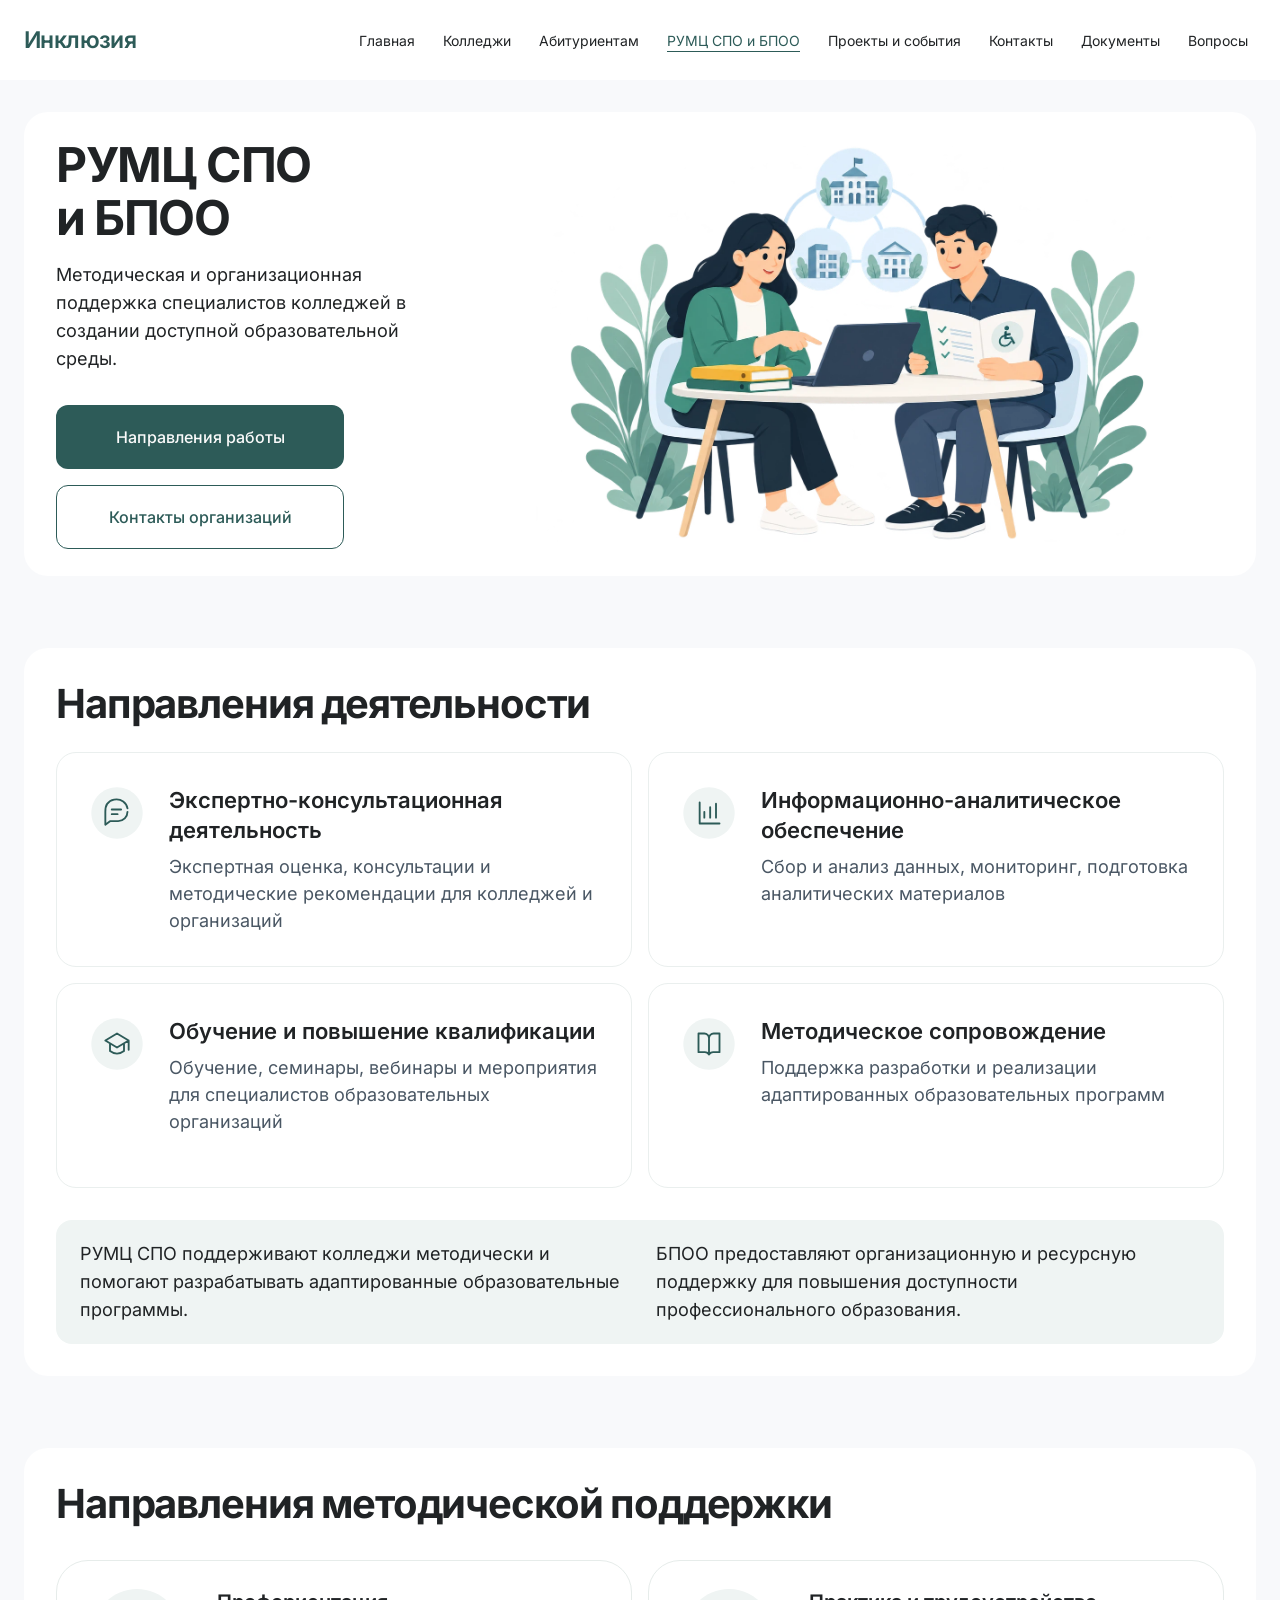
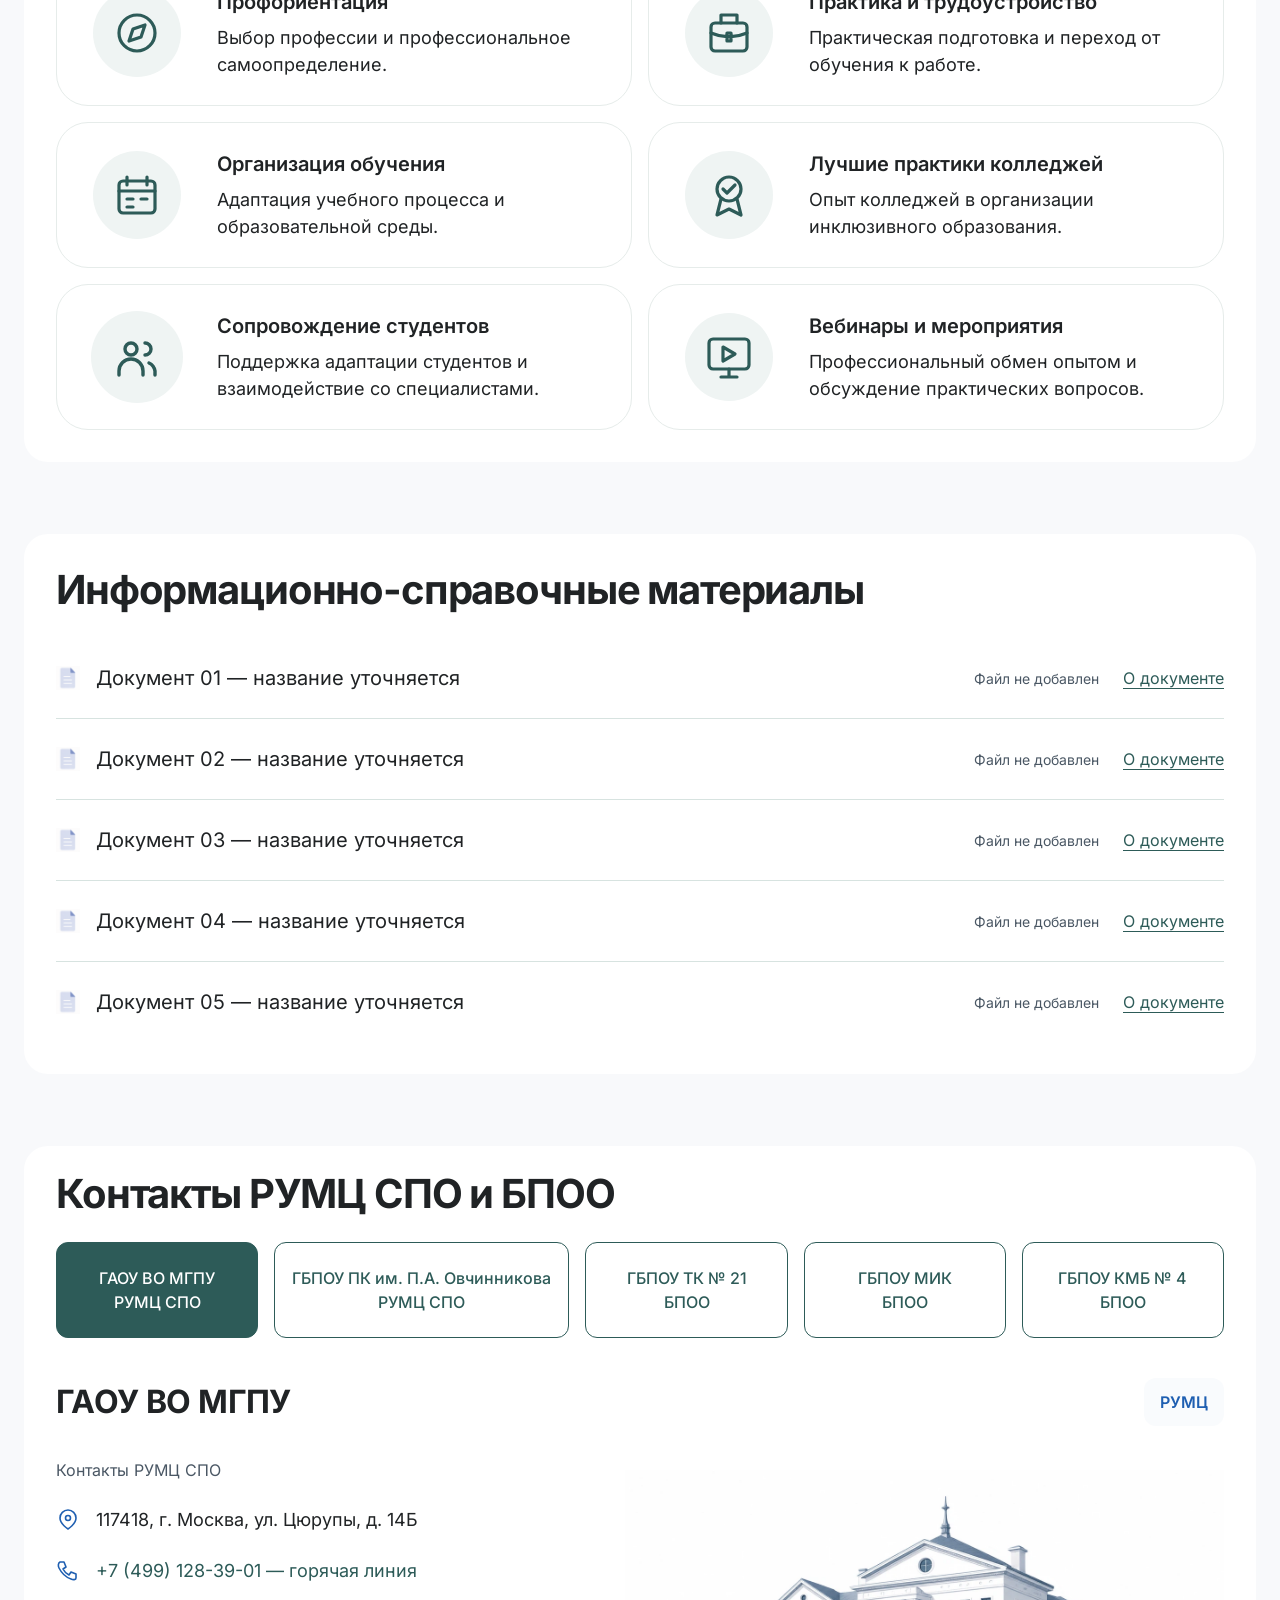
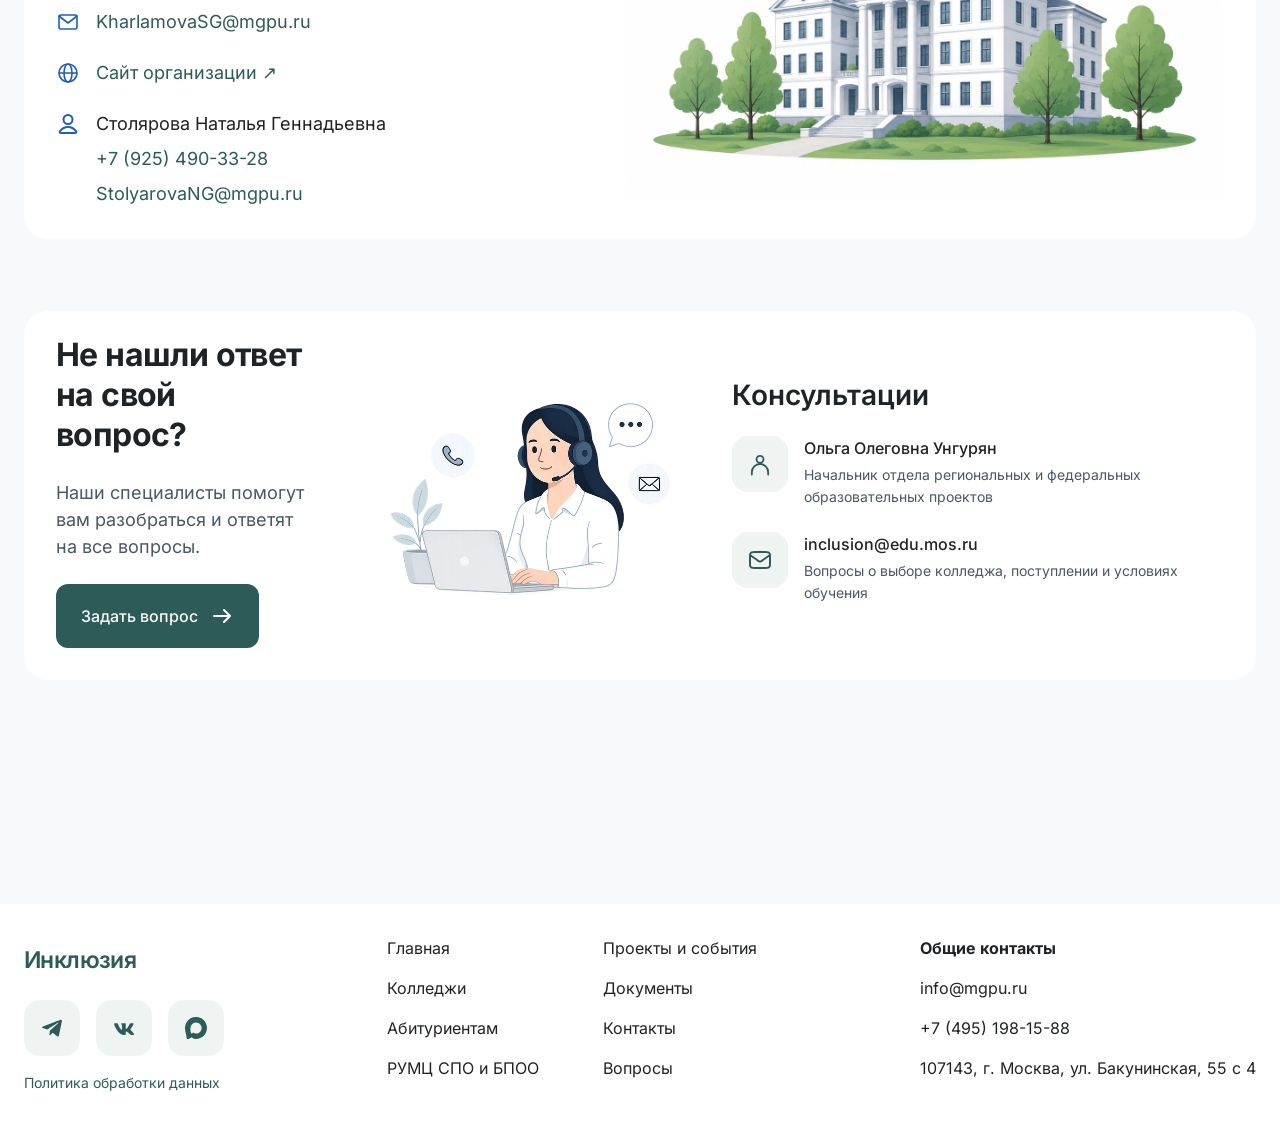
<file: support.html>
<!doctype html>
<html lang="ru">
    <head>
        <meta charset="utf-8">
        <meta name="viewport" content="width=device-width, initial-scale=1">
        <meta name="description" content="Методическая поддержка инклюзивного образования, направления работы и контакты РУМЦ СПО и БПОО.">
        <meta name="theme-color" content="#2d5b58">
        <title>РУМЦ СПО и БПОО — Инклюзия</title>
        <link rel="icon" href="assets/img/favicon.svg" type="image/svg+xml">
        <link rel="preload" href="assets/fonts/inter-cyrillic-wght-normal.woff2" as="font" type="font/woff2" crossorigin>
        <link rel="stylesheet" href="assets/css/bootstrap.min.css">
        <link rel="stylesheet" href="assets/css/fonts.css">
        <link rel="stylesheet" href="assets/css/style.css?v=20261102">
        <script src="assets/js/bootstrap.bundle.min.js" defer></script>
        <script src="assets/js/main.js" defer></script>
        <script src="assets/js/pages.js" defer></script>
    </head>
    <body>
        <a class="skip-link" href="#main">Перейти к содержанию</a>
        <header class="site-header">
            <nav class="navbar navbar-expand-xl site-header__nav" aria-label="Основная навигация">
                <div class="container">
                    <a class="brand" href="index.html" aria-label="Инклюзия — главная">Инклюзия</a>
                    <button class="navbar-toggler site-header__toggle" type="button" data-bs-toggle="collapse" data-bs-target="#main-nav" aria-controls="main-nav" aria-expanded="false" aria-label="Открыть меню">
                        <span></span>
                        <span></span>
                        <span></span>
                    </button>
                    <div class="collapse navbar-collapse site-header__collapse" id="main-nav">
                        <ul class="navbar-nav site-header__menu">
                            <li class="nav-item">
                                <a class="nav-link site-header__link" href="index.html">Главная</a>
                            </li>
                            <li class="nav-item">
                                <a class="nav-link site-header__link" href="colleges.html">Колледжи</a>
                            </li>
                            <li class="nav-item">
                                <a class="nav-link site-header__link" href="applicants.html">Абитуриентам</a>
                            </li>
                            <li class="nav-item">
                                <a class="nav-link site-header__link" href="support.html" aria-current="page">РУМЦ СПО и БПОО</a>
                            </li>
                            <li class="nav-item">
                                <a class="nav-link site-header__link" href="events.html">Проекты и события</a>
                            </li>
                            <li class="nav-item">
                                <a class="nav-link site-header__link" href="contacts.html">Контакты</a>
                            </li>
                            <li class="nav-item">
                                <a class="nav-link site-header__link" href="index.html#documents">Документы</a>
                            </li>
                            <li class="nav-item">
                                <a class="nav-link site-header__link" href="index.html#faq">Вопросы</a>
                            </li>
                        </ul>
                    </div>
                </div>
            </nav>
        </header>
        <main class="page page--inner" id="main" tabindex="-1">
            <div class="container">
                <section class="page-hero page-hero--support" aria-labelledby="page-title">
                    <div class="page-hero__content">
                        <h1 class="page-hero__title" id="page-title">РУМЦ СПО<br>и БПОО</h1>
                        <p class="page-hero__description">Методическая и организационная поддержка специалистов колледжей в создании доступной образовательной среды.</p>
                        <div class="page-hero__actions">
                            <a class="button button--primary" href="#activities">Направления работы</a>
                            <a class="button button--secondary" href="#organizations">Контакты организаций</a>
                        </div>
                    </div>
                    <img class="page-hero__image" src="assets/img/support-hero.webp" width="800" height="440" alt="" fetchpriority="high" decoding="async">
                </section>
                <section class="section surface-panel" id="activities" aria-labelledby="activities-title">
                    <h2 class="section__title" id="activities-title">Направления деятельности</h2>
                    <div class="activity-grid">
                        <article class="activity-card">
                            <span class="icon-box">
                                <img alt="" src="assets/img/dir-1.svg" width="88" height="88">
                            </span>
                            <div>
                                <h3>Экспертно-консультационная деятельность</h3>
                                <p>Экспертная оценка, консультации и методические рекомендации для колледжей и организаций</p>
                            </div>
                        </article>
                        <article class="activity-card">
                            <span class="icon-box">
                                <img alt="" src="assets/img/dir-2.svg" width="88" height="88">
                            </span>
                            <div>
                                <h3>Информационно-аналитическое обеспечение</h3>
                                <p>Сбор и анализ данных, мониторинг, подготовка аналитических материалов</p>
                            </div>
                        </article>
                        <article class="activity-card">
                            <span class="icon-box">
                                <img alt="" src="assets/img/dir-3.svg" width="88" height="88">
                            </span>
                            <div>
                                <h3>Обучение и повышение квалификации</h3>
                                <p>Обучение, семинары, вебинары и мероприятия для специалистов образовательных организаций</p>
                            </div>
                        </article>
                        <article class="activity-card">
                            <span class="icon-box">
                                <img alt="" src="assets/img/dir-4.svg" width="88" height="88">
                            </span>
                            <div>
                                <h3>Методическое сопровождение</h3>
                                <p>Поддержка разработки и реализации адаптированных образовательных программ</p>
                            </div>
                        </article>
                    </div>
                    <div class="organization-roles">
                        <p>РУМЦ СПО поддерживают колледжи методически и помогают разрабатывать адаптированные образовательные программы.</p>
                        <p>БПОО предоставляют организационную и ресурсную поддержку для повышения доступности профессионального образования.</p>
                    </div>
                </section>
                <section class="section surface-panel practice-library" aria-labelledby="practice-title">
                    <h2 class="section__title" id="practice-title">Направления методической поддержки</h2>
                    <div class="practice-grid">
                        <button class="practice-card" type="button">
                            <img class="practice-card__image" src="assets/img/met-1.svg" width="96" height="96" alt="" loading="lazy">
                            <span>
                                <span class="practice-card__title">Профориентация</span>
                                <span class="practice-card__description">Выбор профессии и профессиональное самоопределение.</span>
                            </span>
                        </button>
                        <button class="practice-card" type="button">
                            <img class="practice-card__image" src="assets/img/met-3.svg" width="96" height="96" alt="" loading="lazy">
                            <span>
                                <span class="practice-card__title">Организация обучения</span>
                                <span class="practice-card__description">Адаптация учебного процесса и образовательной среды.</span>
                            </span>
                        </button>
                        <button class="practice-card" type="button">
                            <img class="practice-card__image" src="assets/img/met-5.svg" width="96" height="96" alt="" loading="lazy">
                            <span>
                                <span class="practice-card__title">Сопровождение студентов</span>
                                <span class="practice-card__description">Поддержка адаптации студентов и взаимодействие со специалистами.</span>
                            </span>
                        </button>
                        <button class="practice-card" type="button">
                            <img class="practice-card__image" src="assets/img/met-2.svg" width="96" height="96" alt="" loading="lazy">
                            <span>
                                <span class="practice-card__title">Практика и трудоустройство</span>
                                <span class="practice-card__description">Практическая подготовка и переход от обучения к работе.</span>
                            </span>
                        </button>
                        <button class="practice-card" type="button">
                            <img class="practice-card__image" src="assets/img/met-4.svg" width="96" height="96" alt="" loading="lazy">
                            <span>
                                <span class="practice-card__title">Лучшие практики колледжей</span>
                                <span class="practice-card__description">Опыт колледжей в организации инклюзивного образования.</span>
                            </span>
                        </button>
                        <button class="practice-card" type="button">
                            <img class="practice-card__image" src="assets/img/met-6.svg" width="96" height="96" alt="" loading="lazy">
                            <span>
                                <span class="practice-card__title">Вебинары и мероприятия</span>
                                <span class="practice-card__description">Профессиональный обмен опытом и обсуждение практических вопросов.</span>
                            </span>
                        </button>
                    </div>
                </section>
                <section class="section surface-panel" id="support-documents" aria-labelledby="support-documents-title">
                    <h2 class="section__title" id="support-documents-title">Информационно-справочные материалы</h2>
                    <ul class="document-list">
                        <li class="document-row">
                            <span class="document-row__title">
                                <img alt="" src="assets/img/icon-doc.svg" width="24px" height="32px">
                                <span>Документ 01 — название уточняется</span>
                            </span>
                            <span class="document-row__status">Файл не добавлен</span>
                            <button class="text-button" type="button" data-bs-toggle="modal" data-bs-target="#document-notice">О документе</button>
                        </li>
                        <li class="document-row">
                            <span class="document-row__title">
                                <img alt="" src="assets/img/icon-doc.svg" width="24px" height="32px">
                                <span>Документ 02 — название уточняется</span>
                            </span>
                            <span class="document-row__status">Файл не добавлен</span>
                            <button class="text-button" type="button" data-bs-toggle="modal" data-bs-target="#document-notice">О документе</button>
                        </li>
                        <li class="document-row">
                            <span class="document-row__title">
                                <img alt="" src="assets/img/icon-doc.svg" width="24px" height="32px">
                                <span>Документ 03 — название уточняется</span>
                            </span>
                            <span class="document-row__status">Файл не добавлен</span>
                            <button class="text-button" type="button" data-bs-toggle="modal" data-bs-target="#document-notice">О документе</button>
                        </li>
                        <li class="document-row">
                            <span class="document-row__title">
                                <img alt="" src="assets/img/icon-doc.svg" width="24px" height="32px">
                                <span>Документ 04 — название уточняется</span>
                            </span>
                            <span class="document-row__status">Файл не добавлен</span>
                            <button class="text-button" type="button" data-bs-toggle="modal" data-bs-target="#document-notice">О документе</button>
                        </li>
                        <li class="document-row">
                            <span class="document-row__title">
                                <img alt="" src="assets/img/icon-doc.svg" width="24px" height="32px">
                                <span>Документ 05 — название уточняется</span>
                            </span>
                            <span class="document-row__status">Файл не добавлен</span>
                            <button class="text-button" type="button" data-bs-toggle="modal" data-bs-target="#document-notice">О документе</button>
                        </li>
                    </ul>
                </section>
                <section class="section surface-panel organizations" id="organizations" aria-labelledby="organizations-title">
                    <h2 class="section__title" id="organizations-title">Контакты РУМЦ СПО и БПОО</h2>
                    <div class="nav organizations__tabs" role="tablist" aria-label="Организации" data-tablist>
                        <button class="button button--secondary organizations__tab active" id="org-tab-mgpu" type="button" role="tab" data-bs-toggle="tab" data-bs-target="#org-mgpu" aria-controls="org-mgpu" aria-selected="true" tabindex="0">ГАОУ ВО МГПУ<span>РУМЦ СПО</span></button>
                        <button class="button button--secondary organizations__tab" id="org-tab-ovchinnikov" type="button" role="tab" data-bs-toggle="tab" data-bs-target="#org-ovchinnikov" aria-controls="org-ovchinnikov" aria-selected="false" tabindex="-1">ГБПОУ ПК им. П.А. Овчинникова<span>РУМЦ СПО</span></button>
                        <button class="button button--secondary organizations__tab" id="org-tab-tk21" type="button" role="tab" data-bs-toggle="tab" data-bs-target="#org-tk21" aria-controls="org-tk21" aria-selected="false" tabindex="-1">ГБПОУ ТК № 21<span>БПОО</span></button>
                        <button class="button button--secondary organizations__tab" id="org-tab-mik" type="button" role="tab" data-bs-toggle="tab" data-bs-target="#org-mik" aria-controls="org-mik" aria-selected="false" tabindex="-1">ГБПОУ МИК<span>БПОО</span></button>
                        <button class="button button--secondary organizations__tab" id="org-tab-kmb4" type="button" role="tab" data-bs-toggle="tab" data-bs-target="#org-kmb4" aria-controls="org-kmb4" aria-selected="false" tabindex="-1">ГБПОУ КМБ № 4<span>БПОО</span></button>
                    </div>
                    <div class="tab-content organizations__panels">
                        <div class="tab-pane organizations__panel show active" id="org-mgpu" role="tabpanel" aria-labelledby="org-tab-mgpu" tabindex="0">
                            <div class="organizations__heading">
                                <h3>ГАОУ ВО МГПУ</h3>
                                <span class="status-badge">РУМЦ</span>
                            </div>
                            <div class="organizations__details">
                                <div>
                                    <p class="organizations__scope">Контакты РУМЦ СПО</p>
                                    <address class="organizations__address">
                                        <p>
                                            <img class="icon" src="assets/img/inline-icon-04.svg" aria-hidden="true">
                                            <span>117418, г. Москва, ул. Цюрупы, д. 14Б</span>
                                        </p>
                                        <p>
                                            <img class="icon" src="assets/img/inline-icon-05.svg" aria-hidden="true">
                                            <a href="tel:+74991283901">+7 (499) 128-39-01 — горячая линия</a>
                                        </p>
                                        <p>
                                            <img class="icon" src="assets/img/inline-icon-06.svg" aria-hidden="true">
                                            <a href="mailto:KharlamovaSG@mgpu.ru">KharlamovaSG@mgpu.ru</a>
                                        </p>
                                        <p>
                                            <img class="icon" src="assets/img/inline-icon-07.svg" aria-hidden="true">
                                            <a href="https://www.mgpu.ru/centers/rumc-spo/" target="_blank" rel="noopener noreferrer">Сайт организации ↗</a>
                                        </p>
                                        <div class="organizations__person">
                                            <img class="icon" src="assets/img/icon-user.svg" aria-hidden="true">
                                            <div>
                                                <p>Столярова Наталья Геннадьевна</p>
                                                <a href="tel:+79254903328">+7 (925) 490-33-28</a>
                                                <a href="mailto:StolyarovaNG@mgpu.ru">StolyarovaNG@mgpu.ru</a>
                                            </div>
                                        </div>
                                    </address>
                                </div>
                                <img class="organizations__image" src="assets/img/organization-illustration.webp" width="623" height="351" alt="" loading="lazy" decoding="async">
                            </div>
                        </div>
                        <div class="tab-pane organizations__panel" id="org-ovchinnikov" role="tabpanel" aria-labelledby="org-tab-ovchinnikov" tabindex="0">
                            <div class="organizations__heading">
                                <h3>ГБПОУ ПК им. П.А. Овчинникова</h3>
                                <span class="status-badge">РУМЦ</span>
                            </div>
                            <div class="organizations__details">
                                <div>
                                    <p class="organizations__scope">Контакты площадки на Шенкурском проезде</p>
                                    <address class="organizations__address">
                                        <p>
                                            <img class="icon" src="assets/img/inline-icon-04.svg" aria-hidden="true">
                                            <span>127349, г. Москва, Шенкурский проезд, д. 9</span>
                                        </p>
                                        <p>
                                            <img class="icon" src="assets/img/inline-icon-05.svg" aria-hidden="true">
                                            <a href="tel:+74999018977">+7 (499) 901-89-77</a>
                                        </p>
                                        <p>
                                            <img class="icon" src="assets/img/inline-icon-06.svg" aria-hidden="true">
                                            <a href="mailto:spo-13@edu.mos.ru">spo-13@edu.mos.ru</a>
                                        </p>
                                        <p>
                                            <img class="icon" src="assets/img/inline-icon-07.svg" aria-hidden="true">
                                            <a href="https://spo-13.mskobr.ru/" target="_blank" rel="noopener noreferrer">Сайт организации ↗</a>
                                        </p>
                                    </address>
                                </div>
                                <img class="organizations__image" src="assets/img/organization-illustration.webp" width="623" height="351" alt="" loading="lazy" decoding="async">
                            </div>
                        </div>
                        <div class="tab-pane organizations__panel" id="org-tk21" role="tabpanel" aria-labelledby="org-tab-tk21" tabindex="0">
                            <div class="organizations__heading">
                                <h3>ГБПОУ ТК № 21</h3>
                                <span class="status-badge">БПОО</span>
                            </div>
                            <div class="organizations__details">
                                <div>
                                    <p class="organizations__scope">Общие контакты колледжа</p>
                                    <address class="organizations__address">
                                        <p>
                                            <img class="icon" src="assets/img/inline-icon-04.svg" aria-hidden="true">
                                            <span>г. Москва, ул. Вербная, д. 4, стр. 1</span>
                                        </p>
                                        <p>
                                            <img class="icon" src="assets/img/inline-icon-05.svg" aria-hidden="true">
                                            <a href="tel:+74991671109">+7 (499) 167-11-09</a>
                                        </p>
                                        <p>
                                            <img class="icon" src="assets/img/inline-icon-06.svg" aria-hidden="true">
                                            <a href="mailto:spo-21@edu.mos.ru">spo-21@edu.mos.ru</a>
                                        </p>
                                        <p>
                                            <img class="icon" src="assets/img/inline-icon-07.svg" aria-hidden="true">
                                            <a href="https://tk21.mskobr.ru/" target="_blank" rel="noopener noreferrer">Сайт организации ↗</a>
                                        </p>
                                    </address>
                                </div>
                                <img class="organizations__image" src="assets/img/organization-illustration.webp" width="623" height="351" alt="" loading="lazy" decoding="async">
                            </div>
                        </div>
                        <div class="tab-pane organizations__panel" id="org-mik" role="tabpanel" aria-labelledby="org-tab-mik" tabindex="0">
                            <div class="organizations__heading">
                                <h3>ГБПОУ МИК</h3>
                                <span class="status-badge">БПОО</span>
                            </div>
                            <div class="organizations__details">
                                <div>
                                    <p class="organizations__scope">Контакты колледжа по Атласу профессий</p>
                                    <address class="organizations__address">
                                        <p>
                                            <img class="icon" src="assets/img/inline-icon-04.svg" aria-hidden="true">
                                            <span>г. Москва, ул. Дмитрия Ульянова, д. 26, корп. 1</span>
                                        </p>
                                        <p>
                                            <img class="icon" src="assets/img/inline-icon-05.svg" aria-hidden="true">
                                            <a href="tel:+74996730141">+7 (499) 673-01-41</a>
                                        </p>
                                        <p>
                                            <img class="icon" src="assets/img/inline-icon-06.svg" aria-hidden="true">
                                            <a href="mailto:priem@ck41.ru">priem@ck41.ru</a>
                                        </p>
                                        <p>
                                            <img class="icon" src="assets/img/inline-icon-07.svg" aria-hidden="true">
                                            <a href="https://mic.mskobr.ru/" target="_blank" rel="noopener noreferrer">Сайт организации ↗</a>
                                        </p>
                                    </address>
                                </div>
                                <img class="organizations__image" src="assets/img/organization-illustration.webp" width="623" height="351" alt="" loading="lazy" decoding="async">
                            </div>
                        </div>
                        <div class="tab-pane organizations__panel" id="org-kmb4" role="tabpanel" aria-labelledby="org-tab-kmb4" tabindex="0">
                            <div class="organizations__heading">
                                <h3>ГБПОУ КМБ № 4</h3>
                                <span class="status-badge">БПОО</span>
                            </div>
                            <div class="organizations__details">
                                <div>
                                    <p class="organizations__scope">Общие контакты колледжа</p>
                                    <address class="organizations__address">
                                        <p>
                                            <img class="icon" src="assets/img/inline-icon-04.svg" aria-hidden="true">
                                            <span>г. Москва, ул. Дубининская, д. 25, стр. 1</span>
                                        </p>
                                        <p>
                                            <img class="icon" src="assets/img/inline-icon-05.svg" aria-hidden="true">
                                            <a href="tel:+74992301084">+7 (499) 230-10-84</a>
                                        </p>
                                        <p>
                                            <img class="icon" src="assets/img/inline-icon-06.svg" aria-hidden="true">
                                            <a href="mailto:kmb4.edu@kmb-4.ru">kmb4.edu@kmb-4.ru</a>
                                        </p>
                                        <p>
                                            <img class="icon" src="assets/img/inline-icon-07.svg" aria-hidden="true">
                                            <a href="https://kmb-4.mskobr.ru/" target="_blank" rel="noopener noreferrer">Сайт организации ↗</a>
                                        </p>
                                    </address>
                                </div>
                                <img class="organizations__image" src="assets/img/organization-illustration.webp" width="623" height="351" alt="" loading="lazy" decoding="async">
                            </div>
                        </div>
                    </div>
                </section>
                <section class="section help-panel" aria-labelledby="help-title">
                    <div class="help-panel__intro">
                        <h2 id="help-title">Не нашли ответ<br>на свой вопрос?</h2>
                        <p>Наши специалисты помогут вам разобраться и ответят на все вопросы.</p>
                        <a class="button button--primary button-question" href="mailto:inclusion@edu.mos.ru">Задать вопрос</a>
                    </div>
                    <img class="help-panel__image" src="assets/img/help-illustration.webp" width="337" height="225" alt="" loading="lazy" decoding="async">
                    <div class="help-panel__contacts">
                        <h3>Консультации</h3>
                        <div class="contact-item">
                            <span class="icon-box">
                                <img alt="" src="assets/img/user.svg">
                            </span>
                            <div>
                                <p class="contact-item__title">Ольга Олеговна Унгурян</p>
                                <p class="contact-item__description">Начальник отдела региональных и федеральных образовательных проектов</p>
                            </div>
                        </div>
                        <div class="contact-item">
                            <span class="icon-box">
                                <img alt="" src="assets/img/contact.svg">
                            </span>
                            <div>
                                <a class="contact-item__title" href="mailto:inclusion@edu.mos.ru">inclusion@edu.mos.ru</a>
                                <p class="contact-item__description">Вопросы о выборе колледжа, поступлении и условиях обучения</p>
                            </div>
                        </div>
                    </div>
                </section>
            </div>
        </main>

        <footer class="site-footer">
            <div class="container site-footer__inner">
                <div class="site-footer__brand">
                    <a class="brand" href="index.html">Инклюзия</a>
                    <div class="site-footer__socials" aria-label="Социальные сети">
                        <a class="round-link" role="link" aria-disabled="true"  aria-label="Telegram">
                            <img alt="" src="assets/img/Telegram.svg">
                        </a>
                        <a class="round-link" role="link" aria-disabled="true" aria-label="ВКонтакте">
                            <img alt="" src="assets/img/VK.svg">
                        </a>
                        <a class="round-link" role="link" aria-disabled="true"  aria-label="Макс">
                            <img alt="" src="assets/img/Messenger.svg">
                        </a>
                    </div>
                    <a class="site-footer__privacy" role="link" aria-disabled="true" data-page="privacy.html">Политика обработки данных</a>
                </div>
                <nav class="site-footer__nav" aria-label="Навигация в подвале">
                    <ul class="site-footer__list">
                        <li>
                            <a class="site-footer__link" href="index.html">Главная</a>
                        </li>
                        <li>
                            <a class="site-footer__link" href="colleges.html">Колледжи</a>
                        </li>
                        <li>
                            <a class="site-footer__link" href="applicants.html">Абитуриентам</a>
                        </li>
                        <li>
                            <a class="site-footer__link" href="support.html" aria-current="page">РУМЦ СПО и БПОО</a>
                        </li>
                    </ul>
                    <ul class="site-footer__list">
                        <li>
                            <a class="site-footer__link" href="events.html">Проекты и события</a>
                        </li>
                        <li>
                            <a class="site-footer__link" href="index.html#documents">Документы</a>
                        </li>
                        <li>
                            <a class="site-footer__link" href="contacts.html">Контакты</a>
                        </li>
                        <li>
                            <a class="site-footer__link" href="index.html#faq">Вопросы</a>
                        </li>
                    </ul>
                </nav>
                <address class="site-footer__contacts">
                    <p class="site-footer__caption">Общие контакты</p>
                    <a href="mailto:info@mgpu.ru">info@mgpu.ru</a>
                    <a href="tel:+74951981588">+7 (495) 198-15-88</a>
                    <p>107143, г. Москва, ул. Бакунинская, 55 с 4</p>
                </address>
            </div>
        </footer>
    </body>
</html>
</file>
<file: assets/css/fonts.css>
@font-face {
    font-family: "Inter";
    font-style: normal;
    font-weight: 100 900;
    font-display: swap;
    src: url("../fonts/inter-cyrillic-wght-normal.woff2") format("woff2");
    unicode-range: U+0301,U+0400-045F,U+0490-0491,U+04B0-04B1,U+2116;
}
@font-face {
    font-family: "Inter";
    font-style: normal;
    font-weight: 100 900;
    font-display: swap;
    src: url("../fonts/inter-latin-wght-normal.woff2") format("woff2");
    unicode-range: U+0000-00FF,U+0131,U+0152-0153,U+02BB-02BC,U+02C6,U+02DA,U+02DC,U+0304,U+0308,U+0329,U+2000-206F,U+2074,U+20AC,U+2122,U+2191,U+2193,U+2212,U+2215,U+FEFF,U+FFFD;
}
</file>
<file: assets/css/style.css>
/* Global and page-specific styles. Desktop content width in Figma: 1264px. */
:root {
  --color-page: #f8f9fb;
  --color-surface: #fff;
  --color-text: #202325;
  --color-muted: #4a5764;
  --color-brand: #2d5b58;
  --color-brand-hover: #224744;
  --color-soft: #eff4f3;
  --color-border: #d7e3e0;
  --radius-card: 24px;
  --section-gap: 72px;
}
html {
  scroll-behavior: smooth;
  scroll-padding-top: 104px;
}
body {
  margin: 0;
  background: var(--color-page);
  color: var(--color-text);
  font: 400 16px/1.5 "Inter", Arial, sans-serif;
}
a {
  color: inherit;
  text-decoration: none;
}
a:hover {
  color: var(--color-brand);
}
button,
a {
  -webkit-tap-highlight-color: transparent;
}
button {
  font: inherit;
}
img {
  display: block;
  max-width: 100%;
  height: auto;
}
h1,
h2,
h3,
p,
dl {
  margin: 0;
}
:focus-visible {
  outline: 3px solid #467cbe;
  outline-offset: 5px;
}
[aria-disabled="true"] {
  cursor: default;
}
.container {
  width: 100%;
  max-width: 1312px;
  padding-right: 24px;
  padding-left: 24px;
}
.row {
  --bs-gutter-x: 16px;
}
.icon {
  width: 24px;
  height: 24px;
  flex-shrink: 0;
}
.icon-box {
  display: inline-flex;
  width: 56px;
  height: 56px;
  flex: 0 0 56px;
  align-items: center;
  justify-content: center;
  color: var(--color-brand);
  background: var(--color-soft);
  border-radius: 16px;
}
.skip-link {
  position: fixed;
  z-index: 1100;
  top: 8px;
  left: 16px;
  padding: 12px 20px;
  border-radius: 12px;
  background: var(--color-brand);
  color: white;
  transform: translateY(-160%);
}
.skip-link:focus {
  transform: none;
  color: white;
}
.brand {
  display: inline-block;
  color: var(--color-brand);
  font-size: 23px;
  font-weight: 600;
  line-height: 48px;
  letter-spacing: -0.6px;
}
.button {
  display: inline-flex;
  min-height: 64px;
  padding: 18px 24px;
  align-items: center;
  justify-content: center;
  border: 1px solid transparent;
  border-radius: 12px;
  font-weight: 500;
  text-align: center;
  line-height: 24px;
  transition: background-color 0.2s, border-color 0.2s;
}
.button--primary {
  background: var(--color-brand);
  color: #fafafa;
}
.button--primary:hover {
  background: var(--color-brand-hover);
  color: white;
}
.button--secondary {
  background: white;
  border-color: var(--color-brand);
  color: var(--color-brand);
}
.button--secondary:hover {
  background: var(--color-soft);
}
.button_question::after {
  content: '';
  background-image: url(../img/question.svg);
  background-repeat: no-repeat;
  background-position: center center;
  margin-left: 5px;
  width: 24px;
  height: 24px;
}
.round-link {
  width: 56px;
  height: 56px;
  display: inline-flex;
  flex-shrink: 0;
  align-items: center;
  justify-content: center;
  color: var(--color-brand);
  background: var(--color-soft);
  border-radius: 16px;
}
.round-link[href]:hover {
  background: var(--color-border);
}
.section {
  margin-top: var(--section-gap);
  scroll-margin-top: 24px;
}
.section__title {
  margin-bottom: 24px;
  font-size: 40px;
  line-height: 1.2;
  letter-spacing: -1.15px;
  font-weight: 700;
}
/* Shared header: same markup can be reused on the remaining pages. */
.site-header {
  position: sticky;
  top: 0;
  z-index: 1030;
  background: white;
}
.site-header__nav {
  min-height: 80px;
  padding: 12px 0;
}
.site-header__collapse {
  flex-grow: 0;
}
.site-header__menu {
  gap: 20px;
}
.site-header__link.nav-link {
  padding: 0;
  color: var(--color-text);
  white-space: nowrap;
}
.site-header__link[aria-current="page"] {
  color: var(--color-brand);
  text-decoration: underline;
  text-underline-offset: 5px;
}
.site-header__link[href]:hover {
  color: var(--color-brand);
}
.site-header__toggle {
  display: grid;
  gap: 5px;
  padding: 12px;
  border: 1px solid var(--color-border);
  border-radius: 12px;
}
.site-header__toggle span {
  display: block;
  width: 22px;
  height: 2px;
  background: var(--color-brand);
}
.site-header__toggle:focus {
  box-shadow: none;
}
/* First screen */
.hero {
  margin-top: 32px;
  display: grid;
  grid-template-columns: minmax(0, 530fr) minmax(0, 652fr);
  gap: 34px;
  padding: 16px 16px 16px 32px;
  background: white;
  border-radius: var(--radius-card);
  align-items: center;
}
.hero__title {
  font-size: 56px;
  font-weight: 700;
  line-height: 0.95;
  letter-spacing: -1.8px;
  margin-bottom: 16px;
}
.hero__description {
  font-size: 18px;
  line-height: 24px;
}
.hero__actions {
  display: grid;
  grid-template-columns: repeat(2, minmax(0, 1fr));
  gap: 16px;
  margin-top: 32px;
}
.hero__metrics {
  display: grid;
  grid-template-columns: 201fr 141fr 96fr;
  gap: 32px;
  margin-top: 32px;
}
.hero__image {
  width: 100%;
  align-self: center;
}
.metric {
  display: flex;
  flex-direction: column-reverse;
  justify-content: flex-end;
}
.metric__value {
  display: flex;
  align-items: center;
  gap: 8px;
  margin: 0 0 4px;
  font-size: 24px;
  line-height: 26px;
  font-weight: 700;
  white-space: nowrap;
}
.metric__label {
  font-weight: 400;
  line-height: 24px;
}
.metric .icon-box {
  border-radius: 50%;
}
/* Reusable cards */
#directions .row {
  --bs-gutter-y: 24px;
}
.benefit-card {
  height: 100%;
  min-height: 308px;
  padding: 24px 16px;
  background: white;
  border-radius: var(--radius-card);
  text-align: center;
}
.benefit-card__image {
  width: 168px;
  height: 168px;
  margin: 0 auto 16px;
  object-fit: contain;
}
.benefit-card__title {
  font-size: 16px;
  line-height: 24px;
  font-weight: 600;
  text-wrap: balance;
}
.direction-card {
  position: relative;
  min-height: 340px;
  overflow: hidden;
  padding: 24px 32px 32px;
  background: white;
  border-radius: var(--radius-card);
}
.direction-card__content {
  position: relative;
  z-index: 1;
  max-width: 298px;
}
.direction-card__title {
  margin-bottom: 16px;
  font-size: 28px;
  line-height: 1.2;
  letter-spacing: -0.6px;
  font-weight: 600;
  color: #457477;
}
.direction-card__description {
  max-width: 220px;
  line-height: 24px;
  text-wrap: pretty;
}
.direction-card__image {
  position: absolute;
  width: 57%;
  height: auto;
  right: 32px;
  bottom: 32px;
}
.direction-card__link {
  position: absolute;
  bottom: 32px;
  left: 32px;
  z-index: 2;
}
.direction-card--2 .direction-card__image {
  width: 50%;
  right: 8px;
  bottom: 16px;
}
.direction-card--3 .direction-card__image {
  width: 55%;
  bottom: 35px;
}
.direction-card--4 .direction-card__image {
  width: 58%;
}
.document-card {
  display: flex;
  flex-direction: column;
  height: 100%;
  min-height: 312px;
  padding: 24px;
  background: white;
  border-radius: var(--radius-card);
}
.document-card__image {
  width: 100px;
  height: 100px;
  margin-bottom: 16px;
}
.document-card__title {
  font-size: 20px;
  line-height: 30px;
  font-weight: 500;
}
.document-card__link {
  margin-top: auto;
}
/* Shared contacts / consultation panels */
.contact-panel {
  position: relative;
  display: grid;
  grid-template-columns: minmax(0, 502fr) minmax(0, 636fr);
  gap: 62px;
  padding: 24px 32px 32px;
  background: white;
  border-radius: var(--radius-card);
  align-items: center;
}
.contact-panel .section__title {
  margin-bottom: 16px;
}
.contact-panel__description {
  margin-bottom: 24px;
}
.contact-panel__button {
  min-width: 224px;
}
.contact-panel__button::after {
  content: "";
  width: 24px;
  height: 24px;
  background-image: url('../img/trailing-arrow-icon.svg');
  background-repeat: no-repeat;
  margin-left: 12px;
}
.contact-panel__image {
  width: 100%;
}
.contact-item {
  display: flex;
  align-items: flex-start;
  gap: 16px;
  margin-bottom: 24px;
}
.contact-item__title {
  display: inline-block;
  margin: 0 0 4px;
  font-size: 16px;
  line-height: 24px;
  font-weight: 500;
  overflow-wrap: anywhere;
}
.contact-item__description {
  font-size: 14px;
  line-height: 22px;
  color: var(--color-muted);
}
.button-question::after {
  content: "";
  width: 24px;
  height: 24px;
  background-image: url('../img/trailing-arrow-icon.svg');
  background-repeat: no-repeat;
  margin-left: 12px;
}
.consultation {
  position: relative;
  display: grid;
  grid-template-columns: minmax(0, 536fr) minmax(0, 650fr);
  gap: 32px;
  padding: 24px 21px 32px 32px;
  background: white;
  border-radius: var(--radius-card);
  align-items: center;
}
.consultation .section__title {
  margin-bottom: 16px;
}
.consultation__description {
  color: var(--color-muted);
  margin-bottom: 24px;
}
.consultation__benefits {
  padding: 0;
  margin: 0 0 16px;
  list-style: none;
}
.consultation__benefit {
  display: flex;
  align-items: center;
  gap: 16px;
  margin-bottom: 16px;
  color: var(--color-muted);
}
.consultation__benefit .icon-box {
  width: 48px;
  height: 48px;
  flex-basis: 48px;
  border-radius: 50%;
}
.consultation__image {
  width: 100%;
}
/* FAQ uses Bootstrap tabs and native, keyboard-accessible disclosure controls. */
.faq {
  padding: 24px 32px 32px;
  background: var(--color-surface);
  border-radius: var(--radius-card);
}
.faq__title {
  max-width: none;
}
.faq__layout {
  display: grid;
  grid-template-columns: minmax(0, 1fr);
  gap: 24px;
}
.faq__categories {
  display: grid;
  grid-template-columns: repeat(4, minmax(0, 1fr));
  gap: 16px;
  align-self: start;
}
.faq__questions {
  display: flex;
  flex-direction: column;
  gap: 16px;
}
.faq__button {
  margin-top: 40px;
  min-width: 288px;
  gap: 12px;
  border-radius: 24px;
  background: var(--color-soft);
  color: var(--color-brand);
}
.faq__button:hover {
  background: var(--color-border);
  color: var(--color-brand);
}
.faq-category {
  width: 100%;
  display: flex;
  min-height: 104px;
  align-items: center;
  gap: 8px;
  padding: 16px;
  border: 1px solid #e6ecea;
  border-radius: 16px;
  background: white;
  color: var(--color-text);
  text-align: left;
}
.faq-category:hover {
  color: var(--color-brand);
  background: var(--color-soft);
}
.faq-category.active {
  background: white;
  color: var(--color-text);
  border-color: #c4dbd5;
  box-shadow: inset 0 0 0 1px #c4dbd5;
}
.faq-category__image {
  width: 64px;
  height: 64px;
  flex: 0 0 64px;
  object-fit: contain;
}
.faq-category__label {
  min-width: 0;
  overflow-wrap: anywhere;
  font-size: 16px;
  line-height: 24px;
  font-weight: 500;
}
.faq-item {
  border: 1px solid #e6ecea;
  border-radius: 24px;
  background: white;
}
.faq-item__question {
  display: flex;
  align-items: center;
  justify-content: space-between;
  gap: 24px;
  padding: 24px;
  font-size: 20px;
  line-height: 30px;
  font-weight: 500;
  cursor: pointer;
  list-style: none;
}
.faq-item__question::-webkit-details-marker {
  display: none;
}
.faq-item__indicator {
  width: 20px;
  height: 20px;
  position: relative;
  flex: 0 0 20px;
  color: var(--color-brand);
}
.faq-item__indicator::after {
  content: "";
  position: absolute;
  top: 5px;
  left: 6px;
  width: 8px;
  height: 8px;
  border-right: 2px solid currentColor;
  border-bottom: 2px solid currentColor;
  transform: rotate(45deg);
}
.faq-item[open] .faq-item__indicator::after {
  top: 8px;
  transform: rotate(225deg);
}
.faq-item[open] .faq-item__question {
  color: var(--color-brand);
  padding-bottom: 16px;
}
.faq-item__answer {
  padding: 0 24px 24px;
  color: var(--color-text);
  line-height: 24px;
}
/* Footer */
.site-footer {
  margin-top: 224px;
  padding: 32px 0;
  background: white;
}
.site-footer__inner {
  display: flex;
  justify-content: space-between;
  gap: 48px;
}
.site-footer__brand {
  width: 200px;
  flex-shrink: 0;
}
.site-footer__socials {
  display: flex;
  gap: 16px;
  margin: 16px 0;
}
.site-footer__privacy {
  display: block;
  max-width: 200px;
  color: var(--color-brand);
  font-size: 14px;
  line-height: 22px;
}
.site-footer__nav {
  display: flex;
  gap: 64px;
}
.site-footer__list {
  display: grid;
  gap: 16px;
  align-content: start;
  padding: 0;
  margin: 0;
  list-style: none;
}
.site-footer__contacts {
  display: grid;
  gap: 16px;
  align-content: start;
  margin: 0;
  min-width: 280px;
  font-style: normal;
}
.site-footer__caption {
  font-size: 16px;
  line-height: 24px;
  font-weight: 700;
}
@media (min-width: 1200px) {
  .consultation {
    min-height: 472px;
    padding-block: 0;
  }
  .consultation__content {
    padding-block: 24px 32px;
  }
}
/* Fluid tablet and mobile layouts, without fixed content heights. */
@media (min-width: 1200px) and (max-width: 1399.98px) {
  .site-header__menu {
    gap: 12px;
  }
  .site-header__link.nav-link {
    font-size: 14px;
  }
}
@media (max-width: 1199.98px) {
  .site-header__collapse {
    flex-basis: 100%;
  }
  .site-header__menu {
    padding: 20px 0 8px;
    gap: 0;
  }
  .site-header__link.nav-link {
    padding: 12px 0;
  }
  .hero {
    gap: 24px;
    padding: 24px;
  }
  .hero__title {
    font-size: clamp(36px, 4.3vw, 52px);
  }
  .hero__description {
    font-size: 16px;
  }
  .hero__metrics {
    gap: 16px;
  }
  .metric__value {
    gap: 4px;
    font-size: 22px;
  }
  .metric .icon-box {
    width: 36px;
    flex-basis: 36px;
  }
  .metric__label {
    font-size: 14px;
    line-height: 22px;
  }
  .hero__actions .button {
    padding-inline: 12px;
  }
  .section__title {
    font-size: 34px;
  }
  .direction-card {
    padding: 24px;
  }
  .direction-card__title {
    font-size: 26px;
    color: #457477;
  }
  .direction-card__description {
    max-width: 185px;
  }
  .direction-card__image {
    right: 16px;
    bottom: 24px;
  }
  .direction-card__link {
    left: 24px;
    bottom: 24px;
  }
  .contact-panel {
    gap: 24px;
    padding: 24px;
  }
  .consultation {
    padding: 24px;
    gap: 16px;
  }
  .faq__layout {
    grid-template-columns: minmax(0, 1fr);
  }
  .faq-category {
    padding: 16px;
    gap: 8px;
  }
  .faq-category__image {
    width: 52px;
    height: 52px;
    flex-basis: 52px;
  }
  .site-footer__inner {
    gap: 32px;
    flex-wrap: wrap;
  }
  .site-footer__nav {
    gap: 32px;
  }
  .site-footer__contacts {
    min-width: 230px;
  }
}
@media (max-width: 991.98px) {
  :root {
    --section-gap: 56px;
  }
  .hero {
    grid-template-columns: 1fr;
  }
  .hero__title {
    font-size: 48px;
    line-height: 1.05;
  }
  .hero__content {
    max-width: 650px;
  }
  .hero__image {
    max-width: 620px;
    justify-self: center;
  }
  .hero__metrics {
    grid-template-columns: 1.5fr 1fr 1fr;
    gap: 24px;
  }
  .metric__value {
    font-size: 24px;
  }
  .metric__label {
    font-size: 16px;
    line-height: 24px;
    max-width: 220px;
  }
  .metric .icon-box {
    width: 48px;
    flex-basis: 48px;
  }
  .direction-card {
    min-height: 390px;
  }
  .direction-card__description {
    max-width: 100%;
  }
  .direction-card__image,
  .direction-card--3 .direction-card__image,
  .direction-card--4 .direction-card__image {
    width: 65%;
    bottom: 16px;
    right: 16px;
  }
  .direction-card--2 .direction-card__image {
    width: 54%;
  }
  .contact-panel {
    grid-template-columns: 1fr;
  }
  .contact-panel__image {
    max-width: 600px;
    justify-self: center;
  }
  .contact-panel__content {
    max-width: 620px;
  }
  .consultation {
    grid-template-columns: 1fr;
  }
  .consultation__image {
    max-width: 600px;
    justify-self: center;
  }
  .consultation__content {
    max-width: 620px;
  }
  .faq__layout {
    grid-template-columns: 1fr;
  }
  .faq__categories {
    display: grid;
    grid-template-columns: repeat(2, minmax(0, 1fr));
  }
  .faq-category {
    min-height: 104px;
  }
  .site-footer {
    margin-top: 96px;
  }
}
@media (max-width: 575.98px) {
  :root {
    --section-gap: 40px;
    --radius-card: 20px;
  }
  html {
    scroll-padding-top: 88px;
  }
  .container {
    padding-inline: 16px;
  }
  .site-header__nav {
    min-height: 72px;
  }
  .hero {
    margin-top: 16px;
    padding: 24px 20px 16px;
    gap: 24px;
  }
  .hero__title {
    font-size: clamp(27px, 7.8vw, 42px);
    letter-spacing: -1px;
  }
  .hero__description {
    line-height: 25px;
  }
  .hero__actions {
    grid-template-columns: 1fr;
    gap: 12px;
    margin-top: 24px;
  }
  .button {
    min-height: 56px;
    padding: 15px 20px;
  }
  .hero__metrics {
    grid-template-columns: 1fr;
    gap: 16px;
    margin-top: 24px;
  }
  .metric {
    display: grid;
    grid-template-columns: 112px minmax(0, 1fr);
    align-items: center;
    gap: 12px;
  }
  .metric__value {
    grid-column: 1;
    grid-row: 1;
    font-size: 22px;
    margin: 0;
  }
  .metric__label {
    grid-column: 2;
    grid-row: 1;
    font-size: 13px;
    line-height: 20px;
  }
  .metric .icon-box {
    width: 32px;
    height: 40px;
    flex-basis: 32px;
  }
  .section__title {
    font-size: 28px;
    line-height: 1.2;
    letter-spacing: -0.7px;
  }
  .benefit-card {
    min-height: 0;
    display: flex;
    align-items: center;
    gap: 16px;
    padding: 20px;
    text-align: left;
  }
  .benefit-card__image {
    width: 104px;
    height: 104px;
    flex: 0 0 104px;
    margin: 0;
  }
  .benefit-card__title {
    min-width: 0;
    font-size: 15px;
    line-height: 22px;
    text-wrap: initial;
    overflow-wrap: anywhere;
  }
  .direction-card {
    min-height: 364px;
  }
  .direction-card__content {
    max-width: 100%;
  }
  .direction-card__title {
    font-size: 26px;
    color: #457477;
  }
  .direction-card__description {
    max-width: 220px;
    font-size: 15px;
    line-height: 22px;
  }
  .direction-card__image,
  .direction-card--3 .direction-card__image,
  .direction-card--4 .direction-card__image {
    width: 66%;
    max-width: 300px;
  }
  .document-card {
    min-height: 176px;
    display: grid;
    grid-template-columns: 72px minmax(0, 1fr) 40px;
    align-items: center;
    gap: 16px;
    padding: 20px;
  }
  .document-card__image {
    width: 72px;
    height: 72px;
    margin: 0;
  }
  .document-card__title {
    font-size: 17px;
    line-height: 24px;
    overflow-wrap: anywhere;
  }
  .document-card__link {
    width: 40px;
    height: 40px;
    margin: 0;
  }
  .contact-panel {
    padding: 24px 20px;
    gap: 24px;
  }
  .contact-panel__button {
    width: 100%;
    min-width: 0;
  }
  .consultation {
    padding: 24px 20px;
    gap: 24px;
  }
  .consultation .button {
    width: 100%;
    min-width: 0;
  }
  .consultation__benefit {
    gap: 12px;
    font-size: 15px;
  }
  .consultation__benefit .icon-box {
    width: 32px;
    flex-basis: 32px;
  }
  .contact-item {
    gap: 12px;
  }
  .contact-item .icon-box {
    width: 40px;
    height: 40px;
    flex-basis: 40px;
    border-radius: 12px;
  }
  .faq {
    padding: 24px 16px;
  }
  .faq__categories {
    gap: 12px;
  }
  .faq__button {
    width: 100%;
    min-width: 0;
    margin-top: 24px;
  }
  .faq-category {
    flex-direction: column;
    align-items: flex-start;
    padding: 16px 12px;
    gap: 8px;
  }
  .faq-category__label {
    font-size: 13px;
    line-height: 20px;
  }
  .faq-category__label br {
    display: none;
  }
  .faq-item__question {
    padding: 20px;
    font-size: 17px;
    line-height: 25px;
    gap: 16px;
  }
  .faq-item__answer {
    padding: 0 20px 24px;
    font-size: 15px;
    line-height: 25px;
  }
  .site-footer {
    margin-top: 64px;
  }
  .site-footer__inner {
    flex-direction: column;
    gap: 32px;
  }
  .site-footer__nav {
    display: grid;
    grid-template-columns: 1fr 1fr;
    gap: 24px;
  }
  .site-footer__link {
    font-size: 14px;
  }
}
@media (prefers-reduced-motion: reduce) {
  html {
    scroll-behavior: auto;
  }
  *,
  *::before,
  *::after {
    animation-duration: 0.01ms !important;
    transition-duration: 0.01ms !important;
  }
}
@media print {
  .site-header {
    position: static;
  }
  .site-header__toggle {
    display: none !important;
  }
  .faq__button {
    display: none !important;
  }
  .site-footer__socials,
  .hero__actions,
  .round-link {
    display: none !important;
  }
  .site-footer {
    margin-top: 32px;
  }
  .section,
  .hero {
    break-inside: avoid;
  }
  .tab-content > .tab-pane {
    display: block;
  }
}
/* Screens 4–7. */
.page--inner [hidden],
.info-modal [hidden] {
  display: none !important;
}
.page--inner h1,
.page--inner h2,
.page--inner h3 {
  overflow-wrap: break-word;
}
.page--inner .button {
  max-width: 100%;
}
.page-hero {
  position: relative;
  display: grid;
  grid-template-columns: minmax(0, 431px) minmax(0, 1fr);
  align-items: center;
  gap: 24px;
  min-height: 464px;
  margin-top: 32px;
  padding: 24px 24px 24px 32px;
  overflow: hidden;
  background: var(--color-surface);
  border-radius: var(--radius-card);
}
.page-hero__content {
  position: relative;
  z-index: 1;
}
.page-hero__title {
  margin-bottom: 16px;
  font-size: 48px;
  line-height: 1.1;
  letter-spacing: -1.4px;
  font-weight: 700;
}
.page-hero__lead,
.page-hero__description {
  font-size: 18px;
  line-height: 28px;
}
.page-hero__lead {
  margin-bottom: 16px;
}
.page-hero__actions {
  display: grid;
  grid-template-columns: minmax(0, 1fr);
  gap: 16px;
  margin-top: 32px;
  max-width: 288px;
}
.page-hero__actions > .button {
  width: 100%;
  min-width: 0;
  overflow-wrap: anywhere;
}
.page-hero__image {
  width: 100%;
  height: 416px;
  object-fit: contain;
}
.page-hero--support,
.page-hero--events {
  grid-template-columns: minmax(0, 400px) minmax(0, 1fr);
}
.surface-panel {
  padding: 32px;
  background: var(--color-surface);
  border-radius: var(--radius-card);
}
.text-button {
  padding: 8px 0;
  border: 0;
  background: none;
  color: var(--color-brand);
  text-decoration: underline;
  text-underline-offset: 4px;
}
.text-button:hover {
  color: var(--color-brand-hover);
}
.button-hide-images::after {
  content: "";
  width: 22px;
  height: 22px;
  margin-left: 12px;
  background-image: url('../img/icon-hide-images.svg');
  z-index: 1;
}
.status-badge {
  display: inline-flex;
  align-items: center;
  justify-content: center;
  flex-shrink: 0;
  padding: 12px 16px;
  border-radius: 12px;
  background: #F9FBFD;
  color: #1F5FB1;
  font-weight: 600;
}
/* Admission journey and reusable resource cards. */
.journey-grid {
  display: grid;
  grid-template-columns: repeat(4, minmax(0, 1fr));
  gap: 24px;
  padding: 0;
  margin: 0;
  list-style: none;
}
.journey-card {
  display: flex;
  flex-direction: column;
  min-width: 0;
  min-height: 304px;
  padding: 24px;
  background: var(--color-surface);
  border-radius: var(--radius-card);
}
.journey-card__heading {
  display: flex;
  align-items: flex-start;
  gap: 12px;
  margin-bottom: 20px;
}
.journey-card__number {
  display: grid;
  place-items: center;
  width: 64px;
  height: 64px;
  flex: 0 0 64px;
  border-radius: 16px;
  background: var(--color-soft);
  color: var(--color-brand);
  font-size: 24px;
  font-weight: 600;
}
.journey-card h3 {
  font-size: 24px;
  line-height: 32px;
  font-weight: 600;
}
.journey-card > p {
  margin-bottom: 24px;
  color: var(--color-muted);
  line-height: 24px;
}
.journey-card .button {
  width: 100%;
  margin-top: auto;
  padding-inline: 12px;
}
.resource-grid {
  display: grid;
  grid-template-columns: repeat(2, minmax(0, 1fr));
  gap: 24px 16px;
}
.resource-card {
  min-width: 0;
  min-height: 360px;
  padding: 32px 40px;
  background: var(--color-surface);
  border-radius: var(--radius-card);
}
.resource-card__visual {
  display: flex;
  align-items: flex-start;
  justify-content: space-between;
  gap: 24px;
  margin-bottom: 24px;
}
.resource-card__visual img {
  width: 160px;
  height: 160px;
  object-fit: contain;
}
.resource-card__button {
  border: 0;
}
.resource-card h3 {
  margin-bottom: 16px;
  font-size: 32px;
  line-height: 40px;
  font-weight: 700;
  letter-spacing: -0.6px;
}
.resource-card p {
  font-size: 18px;
  line-height: 27px;
  color: var(--color-muted);
}
/* Shared consultation strip. */
.help-panel {
  display: grid;
  grid-template-columns: minmax(0, 265fr) minmax(0, 349fr) minmax(0, 506fr);
  align-items: center;
  gap: 40px;
  padding: 24px 32px 32px;
  border-radius: var(--radius-card);
  background: var(--color-surface);
}
.help-panel__intro h2 {
  margin-bottom: 24px;
  font-size: 32px;
  line-height: 40px;
  letter-spacing: -0.6px;
  font-weight: 700;
}
.help-panel__intro > p {
  margin-bottom: 24px;
  color: var(--color-muted);
  font-size: 18px;
  line-height: 27px;
}
.help-panel__image {
  width: 100%;
}
.help-panel__contacts {
  min-width: 0;
}
.help-panel__contacts h3 {
  margin-bottom: 24px;
  font-size: 28px;
  font-weight: 600;
}
.help-panel .contact-item:last-child {
  margin-bottom: 0;
}
/* RUMC: activity cards, methodical support and files. */
.activity-grid {
  display: grid;
  grid-template-columns: repeat(2, minmax(0, 1fr));
  gap: 16px;
}
.activity-card {
  display: flex;
  gap: 24px;
  min-height: 205px;
  padding: 32px;
  border-radius: 20px;
  border: 1px solid #EAEFEE;
}
.activity-card h3 {
  margin-bottom: 8px;
  font-size: 22px;
  line-height: 30px;
  font-weight: 600;
}
.activity-card p {
  font-size: 18px;
  line-height: 27px;
  color: var(--color-muted);
}
.activity-card .icon-box {
  background: white;
}
.organization-roles {
  display: grid;
  grid-template-columns: repeat(2, minmax(0, 1fr));
  gap: 32px;
  margin-top: 32px;
  padding: 20px 24px;
  border-radius: 16px;
  background: var(--color-soft);
}
.organization-roles p {
  font-size: 18px;
  line-height: 28px;
}
.organization-roles strong {
  color: var(--color-brand);
  font-weight: 600;
}
.practice-library .section__title {
  margin-bottom: 32px;
}
.practice-grid {
  display: grid;
  grid-template-columns: repeat(2, minmax(0, 1fr));
  grid-auto-flow: column;
  grid-template-rows: repeat(3, 1fr);
  gap: 16px;
}
.practice-card {
  display: flex;
  width: 100%;
  align-items: center;
  justify-content: flex-start;
  gap: 32px;
  min-height: 144px;
  padding: 24px 32px;
  border: 1px solid #e6ecea;
  border-radius: 32px;
  background: white;
  text-align: left;
}
.practice-card:hover {
  background: var(--color-soft);
}
.practice-card__image {
  width: 96px;
  height: 96px;
  flex: 0 0 96px;
}
.practice-card > span {
  min-width: 0;
}
.practice-card__title {
  display: block;
  margin-bottom: 8px;
  color: var(--color-text);
  font-size: 20px;
  line-height: 28px;
  font-weight: 600;
}
.practice-card__description {
  display: block;
  color: var(--color-text);
  font-size: 18px;
  line-height: 27px;
}
.document-list {
  margin: 0;
  padding: 0;
  list-style: none;
}
.document-row {
  display: grid;
  grid-template-columns: minmax(0, 1fr) auto auto;
  align-items: center;
  gap: 24px;
  padding: 20px 0;
  border-bottom: 1px solid var(--color-border);
}
.document-row:last-child {
  border-bottom: 0;
}
.document-row__title {
  display: flex;
  align-items: center;
  gap: 16px;
  min-width: 0;
  font-size: 20px;
  line-height: 28px;
}
.document-row__title .icon {
  width: 24px;
  height: 32px;
  color: var(--color-brand);
}
.document-row__status {
  color: var(--color-muted);
  font-size: 14px;
}
/* One organization component is used on both support.html and contacts.html. */
.organizations {
  padding: 24px 32px 32px;
}
.organizations__tabs {
  display: grid;
  grid-template-columns: 1fr 1.46fr 1fr 1fr 1fr;
  gap: 16px;
}
.organizations__tab {
  min-height: 96px;
  flex-direction: column;
  padding: 16px;
  line-height: 24px;
}
.organizations__tab span {
  display: block;
}
.organizations__tab.active,
.project-browser__tab.active {
  color: white;
  background: var(--color-brand);
  border-color: var(--color-brand);
}
.organizations__panels {
  margin-top: 24px;
}
.organizations__panel {
  min-height: 431px;
  padding-top: 16px;
}
.organizations__heading {
  display: flex;
  justify-content: space-between;
  align-items: center;
  gap: 24px;
  margin-bottom: 32px;
}
.organizations__heading h3 {
  font-size: 32px;
  line-height: 38px;
  font-weight: 700;
  letter-spacing: -0.6px;
}
.organizations__details {
  display: grid;
  grid-template-columns: minmax(0, 567fr) minmax(0, 623fr);
  gap: 24px;
  align-items: center;
}
.organizations__scope {
  margin-bottom: 24px;
  color: var(--color-muted);
}
.organizations__address {
  display: grid;
  gap: 24px;
  margin: 0;
  font-style: normal;
}
.organizations__address > p,
.organizations__person {
  display: flex;
  align-items: flex-start;
  gap: 16px;
  font-size: 18px;
  line-height: 27px;
}
.organizations__address .icon {
  margin-top: 2px;
  color: var(--color-brand);
}
.organizations__address a {
  color: var(--color-brand);
  overflow-wrap: anywhere;
}
.organizations__address a:hover {
  text-decoration: underline;
}
.organizations__person > div {
  display: grid;
  gap: 8px;
}
.organizations__image {
  width: 100%;
}
.contact-panel--hero {
  margin-top: 32px;
  min-height: 464px;
}
.contact-panel--hero h1 {
  font-size: 48px;
  line-height: 1.1;
}
/* Projects, a manually controlled Bootstrap carousel and the event archive. */
.project-browser {
  display: grid;
  grid-template-columns: 302px minmax(0, 1fr);
  gap: 16px;
  align-items: stretch;
}
.project-browser__sidebar,
.project-browser__panels {
  min-width: 0;
  padding: 24px 32px 32px;
  border-radius: var(--radius-card);
  background: white;
}
.project-browser__sidebar h2 {
  margin-bottom: 24px;
  font-size: 32px;
  line-height: 38px;
  font-weight: 700;
  letter-spacing: -0.6px;
}
.project-browser__tabs {
  display: grid;
  gap: 16px;
}
.project-browser__tab {
  width: 100%;
}
.project-browser__panels {
  padding: 32px;
}
.project-panel.active {
  display: flex;
  flex-direction: column;
  height: 100%;
}
.project-panel__image {
  width: 100%;
  aspect-ratio: 882/470;
  object-fit: contain;
  margin-bottom: 24px;
}
.project-panel h3 {
  font-size: 32px;
  line-height: 39px;
  letter-spacing: -0.6px;
  font-weight: 600;
  margin-bottom: 16px;
}
.project-panel p {
  margin-bottom: 32px;
  font-size: 18px;
  line-height: 27px;
  color: var(--color-muted);
}
.project-panel .button {
  align-self: flex-start;
  margin-top: auto;
}
.section-heading {
  display: flex;
  align-items: center;
  justify-content: space-between;
  gap: 24px;
  margin-bottom: 24px;
}
.section-heading .section__title {
  margin-bottom: 0;
}
.past-events__controls {
  display: flex;
  gap: 16px;
}
.past-events__controls button {
  border: 0;
  background: white;
}
.past-events__previous .icon {
  transform: rotate(180deg);
}
.featured-event {
  display: grid;
  grid-template-columns: repeat(2, minmax(0, 1fr));
  align-items: center;
  gap: 32px;
  min-height: 456px;
  padding: 24px 32px 32px;
  border-radius: var(--radius-card);
  background: white;
}
.featured-event h3 {
  font-size: 32px;
  line-height: 39px;
  font-weight: 700;
  letter-spacing: -0.6px;
  margin-bottom: 16px;
  color: #2D5B58;
}
.featured-event__description {
  font-size: 20px;
  line-height: 30px;
  color: var(--color-muted);
  margin-bottom: 24px;
}
.featured-event .button {
  margin-top: 24px;
  border-radius: 24px;
}
.featured-event__visual {
  position: relative;
}
.featured-event__visual img {
  width: 100%;
  aspect-ratio: 584/320;
  object-fit: contain;
}
.featured-event__visual .status-badge {
  position: absolute;
  top: 0;
  right: 0;
}
.event-meta {
  display: grid;
  gap: 16px;
  list-style: none;
  padding: 0;
  margin: 0;
}
.event-meta li {
  display: flex;
  align-items: flex-start;
  gap: 8px;
}
.event-meta .icon {
  color: var(--color-brand);
}
.event-meta--inline {
  display: flex;
  flex-wrap: wrap;
  gap: 12px 20px;
  font-size: 14px;
  line-height: 24px;
}
.event-filters {
  padding: 24px 32px;
}
.event-filters__heading {
  display: flex;
  align-items: center;
  justify-content: space-between;
  gap: 24px;
  margin-bottom: 32px;
}
.event-filters__heading h3 {
  font-size: 28px;
  line-height: 36px;
  font-weight: 600;
}
.event-filters__fields {
  display: grid;
  grid-template-columns: repeat(3, minmax(0, 1fr)) auto auto;
  align-items: end;
  gap: 16px;
}
.event-filters__fields > .button {
  padding-inline: 16px;
}
.form-field {
  display: grid;
  min-width: 0;
  gap: 8px;
}
.form-field > span {
  font-size: 18px;
  line-height: 27px;
}
.form-field select {
  min-width: 0;
  width: 100%;
  min-height: 64px;
  padding: 16px 40px 16px 16px;
  border: 1px solid var(--color-border);
  border-radius: 12px;
  background: white;
  color: var(--color-text);
  appearance: none;
  background-image: url("data:image/svg+xml,%3Csvg xmlns='http://www.w3.org/2000/svg' viewBox='0 0 24 24'%3E%3Cpath d='m6 9 6 6 6-6' fill='none' stroke='%232d5b58' stroke-width='1.6'/%3E%3C/svg%3E");
  background-repeat: no-repeat;
  background-size: 20px;
  background-position: right 12px center;
}
.event-directory__count {
  margin: 32px 0 16px;
}
.event-directory__cards {
  display: grid;
  gap: 16px;
}
.event-card {
  display: grid;
  grid-template-columns: 164px minmax(0, 1fr) auto;
  align-items: center;
  gap: 24px;
  padding: 24px;
  min-height: 242px;
  border-radius: var(--radius-card);
  background: white;
}
.event-card__visual img {
  width: 100%;
  max-height: 164px;
  object-fit: contain;
}
.event-card__content {
  min-width: 0;
}
.event-card h3 {
  margin-bottom: 12px;
  font-size: 24px;
  line-height: 31px;
  font-weight: 600;
}
.event-card__content > p {
  color: var(--color-muted);
  margin-bottom: 16px;
}
.event-card__type {
  display: flex;
  align-items: center;
  gap: 8px;
}
.event-card__type .icon {
  color: var(--color-brand);
}
.event-empty h3 {
  font-size: 24px;
  margin-bottom: 12px;
}
.event-empty p {
  margin-bottom: 24px;
}
/* Accessible Bootstrap dialogs, including event and methodical details. */
.info-modal .modal-dialog {
  max-width: 768px;
}
.info-modal .modal-content {
  border: 0;
  border-radius: 24px;
  padding: 32px;
}
.info-modal .modal-header {
  align-items: flex-start;
  gap: 24px;
  padding: 0;
  border: 0;
}
.info-modal .modal-title {
  font-size: 28px;
  line-height: 1.3;
  font-weight: 600;
}
.info-modal__close {
  display: grid;
  place-items: center;
  width: 48px;
  height: 48px;
  flex: 0 0 48px;
  border: 0;
  border-radius: 50%;
  color: var(--color-brand);
  background: var(--color-soft);
  font-size: 30px;
  line-height: 1;
}
.info-modal .modal-body {
  padding: 24px 0;
  font-size: 18px;
  line-height: 27px;
}
.info-modal .modal-body p + p {
  margin-top: 16px;
}
.info-modal .modal-footer {
  justify-content: flex-start;
  gap: 16px;
  padding: 0;
  border: 0;
}
.info-modal .modal-footer > * {
  margin: 0;
}
@media (max-width: 1199.98px) {
  .page-hero {
    grid-template-columns: minmax(0, 40fr) minmax(0, 60fr);
  }
  .page-hero__title {
    font-size: 42px;
  }
  .journey-grid {
    grid-template-columns: repeat(2, minmax(0, 1fr));
  }
  .journey-card {
    min-height: 280px;
  }
  .help-panel {
    gap: 24px;
    grid-template-columns: 1fr 1fr;
  }
  .help-panel__image {
    grid-column: 2;
    grid-row: 1/3;
  }
  .help-panel__contacts {
    grid-column: 1;
  }
  .activity-card {
    gap: 16px;
    padding: 24px;
  }
  .organizations__tabs {
    gap: 8px;
  }
  .organizations__tab {
    padding: 12px 8px;
    font-size: 14px;
  }
  .event-filters__fields {
    grid-template-columns: repeat(3, minmax(0, 1fr));
  }
  .event-filters__fields > .button {
    width: 100%;
  }
  .event-card {
    grid-template-columns: 140px minmax(0, 1fr);
  }
  .event-card__visual {
    align-self: start;
    grid-row: 1/3;
  }
  .event-card__action {
    grid-column: 2;
    justify-self: start;
  }
  .featured-event h3 {
    font-size: 28px;
  }
}
@media (max-width: 991.98px) {
  .page-hero {
    grid-template-columns: 1fr;
    gap: 16px;
  }
  .page-hero__content {
    max-width: 650px;
  }
  .page-hero__image {
    max-width: 700px;
    height: auto;
    max-height: 400px;
    justify-self: center;
  }
  .surface-panel {
    padding: 24px;
  }
  .resource-card {
    padding: 24px;
  }
  .resource-card h3 {
    font-size: 28px;
    line-height: 36px;
  }
  .activity-grid,
  .organization-roles {
    grid-template-columns: 1fr;
  }
  .activity-card {
    min-height: 0;
  }
  .practice-card {
    padding: 20px;
    gap: 16px;
  }
  .practice-card__image {
    width: 72px;
    height: 72px;
    flex-basis: 72px;
  }
  .organizations__tabs {
    display: flex;
    flex-wrap: nowrap;
    overflow-x: auto;
    padding: 6px;
    margin: -6px;
    scroll-snap-type: x proximity;
  }
  .organizations__tab {
    flex: 0 0 200px;
    font-size: 16px;
    scroll-snap-align: start;
  }
  .organizations__tab:nth-child(2) {
    flex-basis: 260px;
  }
  .organizations__details {
    grid-template-columns: 1fr;
  }
  .organizations__image {
    max-width: 600px;
    justify-self: center;
  }
  .organizations__panel {
    min-height: 0;
  }
  .project-browser {
    grid-template-columns: 1fr;
  }
  .project-browser__tabs {
    grid-template-columns: repeat(2, minmax(0, 1fr));
  }
  .project-browser__sidebar,
  .project-browser__panels {
    padding: 24px;
  }
  .featured-event {
    grid-template-columns: 1fr;
  }
  .featured-event__visual {
    max-width: 584px;
    width: 100%;
    justify-self: center;
  }
  .featured-event__visual .status-badge {
    top: 12px;
    right: 12px;
  }
  .document-row {
    grid-template-columns: minmax(0, 1fr) auto;
    gap: 12px 24px;
  }
  .document-row__title {
    grid-column: 1/-1;
  }
  .document-row .text-button {
    justify-self: end;
  }
}
@media (max-width: 575.98px) {
  .page-hero {
    margin-top: 16px;
    padding: 24px 20px 16px;
  }
  .page-hero__title {
    font-size: clamp(27px, 8.4vw, 40px);
    letter-spacing: -0.7px;
  }
  .page-hero__lead,
  .page-hero__description {
    font-size: 16px;
    line-height: 25px;
  }
  .page-hero__actions {
    gap: 12px;
    margin-top: 24px;
  }
  .journey-grid,
  .resource-grid {
    grid-template-columns: 1fr;
    gap: 16px;
  }
  .journey-card {
    padding: 20px;
    min-height: 0;
  }
  .journey-card h3 {
    font-size: 22px;
    line-height: 30px;
  }
  .journey-card__heading {
    align-items: center;
  }
  .journey-card__number {
    width: 56px;
    height: 56px;
    flex-basis: 56px;
  }
  .resource-card {
    min-height: 0;
    padding: 24px 20px;
  }
  .resource-card__visual img {
    width: 120px;
    height: 120px;
  }
  .resource-card__visual {
    gap: 16px;
  }
  .resource-card h3 {
    font-size: clamp(22px, 6.9vw, 26px);
    line-height: 32px;
  }
  .resource-card p {
    font-size: 16px;
    line-height: 25px;
  }
  .surface-panel {
    padding: 24px 20px;
  }
  .help-panel {
    grid-template-columns: 1fr;
    padding: 24px 20px;
    gap: 24px;
  }
  .help-panel__intro h2 {
    font-size: 28px;
    line-height: 36px;
  }
  .help-panel__intro > p {
    font-size: 16px;
    line-height: 25px;
  }
  .help-panel__image {
    grid-column: 1;
    grid-row: auto;
    max-width: 280px;
    justify-self: center;
  }
  .help-panel__contacts h3 {
    font-size: 24px;
  }
  .help-panel__intro .button {
    width: 100%;
  }
  .activity-card {
    display: block;
    padding: 20px;
  }
  .activity-card .icon-box {
    margin-bottom: 16px;
  }
  .activity-card h3 {
    font-size: 20px;
    line-height: 28px;
  }
  .activity-card p {
    font-size: 16px;
    line-height: 25px;
  }
  .organization-roles {
    padding: 20px;
    gap: 20px;
  }
  .organization-roles p {
    font-size: 16px;
    line-height: 25px;
  }
  .practice-grid {
    grid-template-columns: 1fr;
    grid-template-rows: none;
    grid-auto-flow: row;
  }
  .practice-card {
    flex-direction: row;
    align-items: center;
    padding: 20px;
    gap: 12px;
  }
  .practice-card__title {
    font-size: 18px;
    line-height: 26px;
  }
  .practice-card__description {
    font-size: 14px;
    line-height: 22px;
  }
  .practice-card__image {
    width: 64px;
    height: 64px;
    flex-basis: 64px;
  }
  .document-row__title {
    font-size: 17px;
    line-height: 25px;
    gap: 12px;
  }
  .document-row__status {
    font-size: 12px;
  }
  .organizations__heading {
    flex-wrap: wrap;
    gap: 16px;
    margin-bottom: 24px;
  }
  .organizations__heading h3 {
    font-size: 26px;
    line-height: 34px;
  }
  .organizations__address > p,
  .organizations__person {
    font-size: 16px;
    line-height: 25px;
    gap: 12px;
  }
  .contact-panel--hero {
    margin-top: 16px;
  }
  .contact-panel--hero h1 {
    font-size: 32px;
    line-height: 1.15;
  }
  .project-browser__sidebar,
  .project-browser__panels {
    padding: 24px 20px;
  }
  .project-browser__sidebar h2 {
    font-size: 28px;
    line-height: 36px;
  }
  .project-browser__tabs {
    display: flex;
    flex-wrap: nowrap;
    gap: 12px;
    overflow-x: auto;
    margin: -6px;
    padding: 6px;
    scroll-snap-type: x proximity;
  }
  .project-browser__tab {
    flex: 0 0 220px;
    scroll-snap-align: start;
  }
  .project-panel h3 {
    font-size: 26px;
    line-height: 34px;
  }
  .project-panel p {
    font-size: 16px;
    line-height: 25px;
    margin-bottom: 24px;
  }
  .project-panel .button {
    width: 100%;
  }
  .section-heading {
    align-items: flex-start;
    gap: 16px;
  }
  .past-events__controls {
    gap: 8px;
  }
  .past-events__controls .round-link {
    width: 40px;
    height: 40px;
  }
  .featured-event {
    padding: 24px 20px;
    gap: 24px;
  }
  .featured-event h3 {
    font-size: 26px;
    line-height: 34px;
  }
  .featured-event__description {
    font-size: 16px;
    line-height: 25px;
  }
  .featured-event .button {
    width: 100%;
  }
  .featured-event__visual .status-badge {
    padding: 8px 12px;
    font-size: 13px;
  }
  .event-filters__heading {
    align-items: baseline;
    gap: 16px;
    margin-bottom: 24px;
  }
  .event-filters__heading h3 {
    font-size: 23px;
    line-height: 30px;
  }
  .event-filters__fields {
    grid-template-columns: 1fr;
  }
  .form-field > span {
    font-size: 16px;
  }
  .form-field select {
    min-height: 56px;
  }
  .event-card {
    grid-template-columns: 1fr;
    padding: 24px 20px;
    gap: 16px;
  }
  .event-card__visual {
    grid-row: auto;
  }
  .event-card__visual img {
    width: 140px;
    height: 100px;
  }
  .event-card h3 {
    font-size: 22px;
    line-height: 30px;
  }
  .event-card__action {
    grid-column: 1;
    width: 100%;
  }
  .event-meta--inline {
    display: grid;
    gap: 12px;
  }
  .info-modal .modal-dialog {
    margin: 8px;
  }
  .info-modal .modal-content {
    padding: 24px 20px;
    border-radius: 20px;
  }
  .info-modal .modal-header {
    gap: 12px;
  }
  .info-modal .modal-title {
    font-size: 23px;
  }
  .info-modal__close {
    width: 40px;
    height: 40px;
    flex-basis: 40px;
  }
  .info-modal .modal-body {
    font-size: 16px;
    line-height: 25px;
  }
  .info-modal .modal-footer {
    display: grid;
    grid-template-columns: 1fr;
    width: 100%;
  }
}
@media print {
  .page-hero__actions,
  .organizations__tabs,
  .project-browser__sidebar,
  .event-filters,
  .past-events__controls,
  .info-modal,
  .event-card__action {
    display: none !important;
  }
  .page--inner .tab-pane {
    display: block !important;
    height: auto;
    margin-bottom: 24px;
  }
  .page--inner .carousel-item {
    display: block;
    float: none;
    margin: 0 0 24px;
  }
  .project-browser {
    display: block;
  }
}
/* Colleges directory and details dialog. */
.page--colleges [hidden],
.college-modal [hidden] {
  display: none!important;
}
.college-images-hidden .college-card__image-wrap,
.college-images-hidden .colleges-hero__image,
.college-images-hidden .filters__help img,
.college-images-hidden .detail-gallery img,
.college-images-hidden .detail-help img,
.college-images-hidden .college-detail__logo-wrap {
  display: none;
}
.college-images-hidden .college-card__media {
  grid-template-rows: auto;
  align-content: end;
}
.college-images-hidden .college-card {
  min-height: 0;
}
.college-images-hidden .colleges-hero {
  min-height: 320px;
  grid-template-columns: 1fr;
}
.college-images-hidden .college-detail__hero {
  min-height: 0;
  grid-template-columns: 1fr;
}
.filters__map {
  width: 100%;
  min-height: 56px;
  margin-top: 12px;
  padding-inline: 8px;
  text-align: center;
  font-size: 14px;
}
.filters__map::after {
  content: '';
  background-image: url('../img/icon-arrow-color.svg');
  width: 24px;
  height: 24px;
  margin-left: 12px;
}
.button-map::after {
  content: '';
  background-image: url('../img/icon-arrow-color.svg');
  width: 24px;
  height: 24px;
  margin-left: 12px;
}
.label-conf span {
  color: #1F5FB1;
}
.colleges-hero {
  position: relative;
  min-height: 464px;
  display: grid;
  grid-template-columns: minmax(0, 466px) minmax(0, 1fr);
  gap: 32px;
  align-items: center;
  overflow: hidden;
  margin-top: 32px;
  padding: 24px 22px 24px 32px;
  background: #fff;
  border-radius: var(--radius-card);
}
.colleges-hero__content {
  position: relative;
  z-index: 1;
}
.colleges-hero__title {
  font-size: 56px;
  line-height: 0.95;
  letter-spacing: -1.8px;
  font-weight: 700;
  margin: 0 0 16px;
}
.colleges-hero__description {
  font-size: 18px;
  line-height: 28px;
}
.colleges-hero__actions {
  display: grid;
  grid-template-columns: minmax(0, 1fr);
  gap: 16px;
  margin-top: 32px;
  max-width: 288px;
}
.colleges-hero__actions > .button {
  width: 100%;
  min-width: 0;
  overflow-wrap: anywhere;
}
.colleges-hero__image {
  width: 100%;
  max-height: 422px;
  object-fit: contain;
  justify-self: end;
}
.page--colleges .section {
  margin-top: 72px;
}
.directory__layout {
  display: grid;
  grid-template-columns: minmax(0, 320px) minmax(0, 912px);
  gap: 32px;
  align-items: start;
}
.filters {
  background: #fff;
  border-radius: 24px;
  padding: 24px;
}
.filters__heading {
  display: flex;
  align-items: center;
  justify-content: space-between;
  gap: 12px;
  margin-bottom: 24px;
}
.filters__heading h3 {
  font-size: 24px;
  font-weight: 700;
  margin: 0;
}
.filters__reset {
  padding: 4px 0;
  border: 0;
  background: none;
  color: var(--color-brand);
  font-size: 14px;
  text-decoration: underline;
}
.filters__field {
  display: grid;
  gap: 8px;
  margin-bottom: 24px;
  font-weight: 500;
}
.filters__field select,
.filters__field input {
  width: 100%;
  min-height: 64px;
  padding: 16px 44px 16px 20px;
  background: #fff;
  border: 1px solid var(--color-border);
  border-radius: 12px;
  color: var(--color-text);
  font-size: 16px;
  font-weight: 400;
}
.filters__field select {
  appearance: none;
  background-image: url("data:image/svg+xml,%3Csvg xmlns='http://www.w3.org/2000/svg' viewBox='0 0 24 24'%3E%3Cpath d='m6 9 6 6 6-6' stroke='%232d5b58' fill='none' stroke-width='2'/%3E%3C/svg%3E");
  background-size: 20px;
  background-repeat: no-repeat;
  background-position: right 16px center;
}
.filters__field input::placeholder {
  color: #69747b;
}
.filters__field input:focus,
.filters__field select:focus {
  outline: 2px solid var(--color-brand);
  outline-offset: 2px;
}
.filters__group {
  display: grid;
  gap: 12px;
  padding: 0;
  margin: 0 0 24px;
  border: 0;
}
.filters__group--status {
  grid-template-columns: repeat(2, minmax(0, 1fr));
}
.filters__group--status legend {
  grid-column: 1 / -1;
}
.filters__group legend {
  float: none;
  width: auto;
  margin: 0 0 12px;
  font-size: 16px;
  font-weight: 600;
}
.filters__group label {
  display: flex;
  align-items: center;
  gap: 12px;
  min-height: 28px;
}
.filters__group input {
  width: 20px;
  height: 20px;
  margin: 0;
  accent-color: var(--color-brand);
}
.filters__apply {
  width: 100%;
}
.filters__hint {
  margin-top: 16px;
  color: var(--color-muted);
  font-size: 12px;
  line-height: 18px;
}
.filters__legend {
  margin-top: 32px;
  padding: 24px 0;
  border-top: 1px solid var(--color-border);
}
.filters__legend h3,
.filters__help h3 {
  font-size: 22px;
  line-height: 1.3;
  font-weight: 600;
  margin: 0 0 16px;
}
.filters__legend p,
.filters__help p {
  font-size: 16px;
  line-height: 24px;
  color: var(--color-muted);
}
.filters__legend ul {
  display: grid;
  gap: 12px;
  margin: 24px 0 0;
  padding: 0;
  list-style: none;
}
.filters__legend li {
  display: flex;
  gap: 12px;
  align-items: center;
}
.filters__legend li span {
  display: inline-grid;
  place-items: center;
  width: 40px;
  height: 40px;
  border-radius: 50%;
  background: var(--color-soft);
  color: var(--color-brand);
  font-size: 20px;
}
.filters__help {
  overflow: hidden;
  margin-top: 8px;
  padding: 24px;
  border-radius: 20px;
  background: var(--color-soft);
}
.filters__help .button {
  width: 100%;
  padding-inline: 8px;
  margin-top: 24px;
  font-size: 14px;
}
.filters__help img {
  width: 100%;
  margin: 16px auto 0;
}
.directory__count {
  margin: 0 0 16px;
  font-size: 16px;
}
.directory__count strong {
  font-size: 18px;
}
.directory__cards {
  display: grid;
  gap: 16px;
}
.college-card {
  display: grid;
  grid-template-columns: 190px minmax(0, 1fr);
  gap: 24px;
  min-height: 314px;
  padding: 24px;
  background: #fff;
  border-radius: 24px;
}
.college-card__media {
  display: grid;
  grid-template-rows: 190px 64px;
  gap: 12px;
}
.college-card__image-wrap {
  display: grid;
  place-items: center;
  border: 1px solid var(--color-border);
  border-radius: 16px;
  overflow: hidden;
}
.college-card__image {
  max-width: 170px;
  max-height: 165px;
  object-fit: contain;
}
.college-card__button {
  width: 100%;
  padding-inline: 16px;
  background: #EFF4F3;
  color: var(--color-brand);
  border: 0;
}
.college-card__button:hover {
  background: white;
  color: var(--color-brand-hover);
}
.college-card__info {
  min-width: 0;
  display: flex;
  flex-direction: column;
  justify-content: space-between;
  gap: 16px;
}
.college-card__name {
  font-size: 20px;
  line-height: 30px;
  font-weight: 600;
  margin: 0 0 8px;
}
.college-card__description {
  max-width: 680px;
  font-size: 16px;
  line-height: 24px;
  color: var(--color-muted);
}
.college-card__contacts {
  display: flex;
  flex-wrap: wrap;
  gap: 8px 20px;
  font-size: 15px;
  line-height: 24px;
}
.college-card__contacts a {
  color: var(--color-brand);
}
.college-card__contacts span {
  width: 100%;
}
.college-card__contacts--pending {
  color: var(--color-muted);
}
.college-card__bottom {
  display: flex;
  flex-wrap: wrap;
  gap: 16px;
  margin-top: 16px;
}
.college-card__features,
.college-card__badges {
  display: flex;
  gap: 8px;
}
.college-card__features span {
  display: inline-grid;
  place-items: center;
  width: 40px;
  height: 40px;
  border-radius: 12px;
  background: var(--color-soft);
  color: var(--color-brand);
  font-size: 19px;
}
.college-card__badges span {
  display: grid;
  place-items: center;
  min-width: 70px;
  padding: 8px 12px;
  border-radius: 12px;
  background: #F9FBFD;
  color: #1F5FB1;
  font-weight: 600;
}
.empty-state {
  padding: 32px;
  background: #fff;
  border-radius: 24px;
}
.empty-state h3 {
  font-size: 24px;
  font-weight: 600;
}
.empty-state p {
  margin: 12px 0 24px;
}
.page--colleges .site-footer {
  margin-top: 72px;
}
.college-modal__dialog {
  width: min(1264px, calc(100% - 32px));
  max-width: none;
}
.college-modal__content {
  border: 0;
  border-radius: 24px;
  overflow: hidden;
  background: var(--color-page);
}
.college-modal__header {
  position: relative;
  z-index: 1;
  min-height: 64px;
  padding: 12px 24px;
  background: #fff;
  border-bottom: 1px solid var(--color-border);
}
.college-modal__eyebrow {
  margin: 0;
  color: var(--color-brand);
  font-weight: 600;
}
.college-modal__close {
  display: grid;
  place-items: center;
  width: 40px;
  height: 40px;
  padding: 0;
  border: 0;
  border-radius: 50%;
  background: var(--color-soft);
  color: var(--color-brand);
  font-size: 28px;
  line-height: 1;
}
.college-modal__close:hover {
  background: var(--color-border);
}
.college-modal__body {
  padding: 24px;
}
.college-detail > section,
.college-detail__hero {
  margin-bottom: 24px;
  padding: 32px;
  background: #fff;
  border-radius: 24px;
}
.college-detail__hero {
  display: grid;
  grid-template-columns: 263px minmax(0, 1fr);
  gap: 32px;
  min-height: 510px;
  align-items: start;
}
.college-detail__logo-wrap {
  display: grid;
  place-items: center;
  width: 263px;
  height: 246px;
  border: 1px solid var(--color-border);
  border-radius: 20px;
}
.college-detail__logo {
  width: 100%;
  height: 100%;
  padding: 16px;
  object-fit: contain;
}
.college-detail__title {
  font-size: 36px;
  line-height: 1.1;
  font-weight: 700;
  letter-spacing: -0.8px;
  overflow-wrap: anywhere;
}
.college-detail__description {
  font-size: 18px;
  line-height: 28px;
  margin: 16px 0 24px;
}
.college-detail__badges {
  display: flex;
  gap: 8px;
  margin-bottom: 24px;
}
.college-detail__badges span {
  padding: 10px 16px;
  border-radius: 12px;
  background: #dcefe8;
  color: var(--color-brand);
  font-weight: 600;
}
.college-detail__contacts {
  display: grid;
  grid-template-columns: 1fr 1.5fr;
  gap: 16px 24px;
  margin: 0 0 24px;
}
.college-detail__contacts div {
  min-width: 0;
}
.college-detail__contacts dt {
  font-size: 13px;
  line-height: 20px;
  color: var(--color-muted);
  font-weight: 400;
}
.college-detail__contacts dd {
  margin: 0;
  font-size: 16px;
  line-height: 24px;
  overflow-wrap: anywhere;
}
.college-detail__contacts a {
  color: var(--color-brand);
}
.college-detail__actions {
  display: flex;
  flex-wrap: wrap;
  align-items: center;
  gap: 16px;
}
.college-detail__site-note {
  font-size: 14px;
  color: var(--color-muted);
}
.college-detail__pending {
  margin: 0 0 24px;
  padding: 24px;
  border-radius: 20px;
  background: #fff;
}
.admissions h3,
.detail-gallery h3 {
  font-size: 32px;
  line-height: 1.2;
  font-weight: 700;
  margin: 0 0 16px;
}
.admissions > p {
  margin: 0 0 24px;
  max-width: 960px;
  color: var(--color-muted);
}
.admissions__scroll {
  overflow-x: auto;
  border: 1px solid var(--color-border);
  border-radius: 16px;
}
.admissions__table {
  width: 100%;
  min-width: 720px;
  border-collapse: collapse;
}
.admissions__table th,
.admissions__table td {
  padding: 18px 20px;
  text-align: left;
  vertical-align: top;
  border-bottom: 1px solid var(--color-border);
}
.admissions__table thead {
  background: var(--color-soft);
}
.admissions__table thead th:not(:first-child) {
  width: 155px;
  text-align: center;
}
.admissions__table tbody td:not(:first-child) {
  text-align: center;
}
.admissions__toggle {
  position: relative;
  display: block;
  width: 100%;
  padding: 0 24px 0 0;
  border: 0;
  background: none;
  color: var(--color-text);
  font-size: 16px;
  line-height: 24px;
  font-weight: 600;
  text-align: left;
}
.admissions__toggle:after {
  content: '+';
  position: absolute;
  right: 0;
  top: 0;
  color: var(--color-brand);
  font-size: 22px;
}
.admissions__toggle[aria-expanded="true"]:after {
  content: '−';
}
.admissions__toggle small,
.admissions__programs small {
  display: block;
  color: var(--color-muted);
  font-size: 14px;
  font-weight: 400;
}
.admissions__yes,
.admissions__no {
  display: inline-block;
  min-width: 60px;
  padding: 8px 12px;
  border-radius: 12px;
  font-weight: 600;
  text-align: center;
}
.admissions__yes {
  background: #dcefe8;
  color: var(--color-brand);
}
.admissions__no {
  background: #edf0f2;
  color: #64707a;
}
.admissions__programs {
  display: grid;
  gap: 0;
}
.admissions__programs > div {
  display: grid;
  grid-template-columns: minmax(0, 1fr) 155px 155px;
  gap: 20px;
  align-items: center;
  padding: 12px 0;
  border-bottom: 1px solid var(--color-border);
}
.admissions__programs > div:last-child {
  border-bottom: 0;
}
.admissions__note {
  margin: 24px 0 0!important;
  font-size: 14px;
  line-height: 22px;
}
.detail-gallery__grid {
  display: grid;
  grid-template-columns: repeat(3, minmax(0, 1fr));
  gap: 16px;
}
.detail-gallery__grid img {
  width: 100%;
  aspect-ratio: 411/245;
  object-fit: cover;
  border-radius: 16px;
}
.detail-help {
  display: grid;
  grid-template-columns: minmax(0, 1fr) 280px minmax(0, 1.5fr);
  gap: 24px;
  align-items: center;
}
.detail-help h3 {
  font-size: 28px;
  line-height: 1.2;
  font-weight: 700;
  margin: 0 0 16px;
}
.detail-help p {
  margin: 0 0 24px;
  color: var(--color-muted);
}
.detail-help img {
  width: 100%;
}
.detail-help__contact {
  display: grid;
  gap: 8px;
  color: var(--color-muted);
}
.detail-help__contact h4 {
  font-size: 22px;
  color: var(--color-text);
}
.detail-help__contact strong {
  color: var(--color-text);
}
.detail-help__contact a {
  color: var(--color-brand);
  font-weight: 600;
}
@media (max-width: 1199.98px) {
  .directory__layout {
    grid-template-columns: 270px minmax(0, 1fr);
    gap: 24px;
  }
  .filters {
    padding: 20px;
  }
  .college-card {
    grid-template-columns: 150px minmax(0, 1fr);
    gap: 16px;
  }
  .college-card__media {
    grid-template-rows: 150px 56px;
  }
  .college-card__image {
    max-width: 140px;
    max-height: 135px;
  }
  .college-card__name {
    font-size: 18px;
    line-height: 26px;
  }
  .college-card__description {
    font-size: 15px;
    line-height: 22px;
  }
  .college-card__features span {
    width: 34px;
    height: 34px;
  }
  .college-detail__hero {
    grid-template-columns: 220px 1fr;
  }
  .college-detail__logo-wrap {
    width: 220px;
    height: 210px;
  }
}
@media (max-width: 991.98px) {
  .colleges-hero {
    grid-template-columns: 1fr;
    gap: 8px;
  }
  .colleges-hero__content {
    max-width: 620px;
  }
  .colleges-hero__image {
    max-width: 650px;
  }
  .directory__layout {
    grid-template-columns: 1fr;
  }
  .filters__form {
    display: grid;
    grid-template-columns: repeat(2, minmax(0, 1fr));
    gap: 0 20px;
  }
  .filters__heading,
  .filters__group,
  .filters__legend,
  .filters__help,
  .filters__hint {
    grid-column: 1/-1;
  }
  .filters__legend {
    display: none;
  }
  .filters__help {
    display: grid;
    grid-template-columns: 1fr 180px;
    gap: 8px 20px;
  }
  .filters__help img {
    grid-column: 2;
    grid-row: 1/4;
  }
  .filters__apply {
    align-self: end;
    margin-bottom: 24px;
  }
  .college-card {
    grid-template-columns: 190px 1fr;
  }
  .college-card__media {
    grid-template-rows: 190px 56px;
  }
  .college-card__image {
    max-width: 170px;
    max-height: 165px;
  }
}
@media (max-width: 767.98px) {
  .college-detail__hero {
    grid-template-columns: 1fr;
    min-height: 0;
  }
  .college-detail__logo-wrap {
    width: 100%;
    height: 190px;
  }
  .college-detail__logo {
    max-width: 250px;
  }
  .college-detail__title {
    font-size: 28px;
  }
  .college-detail__contacts {
    grid-template-columns: 1fr;
  }
  .detail-gallery__grid {
    grid-template-columns: repeat(2, minmax(0, 1fr));
  }
  .detail-help {
    grid-template-columns: 1fr 160px;
  }
  .detail-help__contact {
    grid-column: 1/-1;
  }
  .college-modal__body {
    padding: 16px;
  }
  .college-detail > section,
  .college-detail__hero {
    padding: 24px;
  }
  .admissions__programs > div {
    grid-template-columns: minmax(0, 1fr) 70px 70px;
    gap: 8px;
  }
}
@media (max-width: 575.98px) {
  .colleges-hero {
    padding: 24px 20px 12px;
    margin-top: 16px;
  }
  .colleges-hero__title {
    font-size: 42px;
  }
  .colleges-hero__description {
    font-size: 16px;
    line-height: 25px;
  }
  .page--colleges .section {
    margin-top: 40px;
  }
  .filters {
    padding: 20px;
  }
  .filters__form {
    display: block;
  }
  .filters__help {
    display: block;
  }
  .filters__help img {
    max-width: 200px;
  }
  .directory__count {
    padding: 0 4px;
  }
  .college-card {
    grid-template-columns: 96px minmax(0, 1fr);
    gap: 12px;
    min-height: 0;
    padding: 16px;
  }
  .college-card__media {
    grid-template-rows: 96px 52px;
    gap: 8px;
  }
  .college-card__image-wrap {
    border-radius: 12px;
  }
  .college-card__image {
    max-width: 88px;
    max-height: 88px;
  }
  .college-card__button {
    min-height: 52px;
    padding: 12px 4px;
    font-size: 13px;
  }
  .college-card__name {
    font-size: 16px;
    line-height: 22px;
  }
  .college-card__description {
    font-size: 13px;
    line-height: 20px;
  }
  .college-card__contacts {
    font-size: 12px;
    line-height: 18px;
    gap: 4px;
  }
  .college-card__features {
    gap: 4px;
  }
  .college-card__features span {
    width: 27px;
    height: 27px;
    font-size: 14px;
  }
  .college-card__badges {
    gap: 4px;
  }
  .college-card__badges span {
    min-width: 0;
    padding: 4px 6px;
    font-size: 11px;
  }
  .college-card__bottom {
    gap: 8px;
    margin-top: 8px;
  }
  .college-modal__dialog {
    width: calc(100% - 12px);
    margin: 6px auto;
  }
  .college-modal__header {
    padding: 8px 16px;
  }
  .college-modal__body {
    padding: 10px;
  }
  .college-detail > section,
  .college-detail__hero {
    padding: 20px;
    border-radius: 16px;
  }
  .college-detail__title {
    font-size: 25px;
  }
  .college-detail__description {
    font-size: 15px;
    line-height: 24px;
  }
  .college-detail__actions .button {
    width: 100%;
  }
  .admissions h3,
  .detail-gallery h3 {
    font-size: 26px;
  }
  .detail-gallery__grid {
    gap: 8px;
  }
  .detail-gallery__grid img {
    border-radius: 10px;
  }
  .detail-help {
    grid-template-columns: 1fr;
  }
  .detail-help img {
    max-width: 200px;
    margin: auto;
  }
  .detail-help__contact {
    grid-column: auto;
  }
}
/* Example details dialog for the first college. */
.college-modal--example .college-modal__content {
  background: white;
}
.college-modal--example .college-modal__header {
  padding: 30px 30px 16px;
  border: 0;
  gap: 12px;
}
.college-modal--example .college-modal__eyebrow {
  color: var(--color-text);
  font-size: 40px;
  line-height: 1.2;
  font-weight: 700;
}
.college-modal--example .college-modal__nav {
  display: flex;
  gap: 12px;
  margin-left: auto;
}
.college-modal--example .college-modal__nav a {
  padding: 12px 28px;
  border-radius: 12px;
  background: var(--color-soft);
  color: var(--color-brand);
  font-weight: 500;
}
.college-modal--example .college-modal__close {
  width: 48px;
  height: 48px;
  flex-shrink: 0;
  border-radius: 12px;
}
.college-modal--example .college-modal__body {
  padding: 0 30px 30px;
  scroll-behavior: smooth;
}
.college-modal--example .college-detail > section {
  padding: 0;
  margin: 32px 0 0;
  scroll-margin-top: 16px;
}
.college-modal--example .college-detail__hero {
  grid-template-columns: 296px minmax(0, 1fr);
  gap: 16px;
  padding: 0;
  min-height: 0;
  margin: 0;
  align-items: stretch;
}
.college-modal--example .college-detail__logo-wrap {
  width: auto;
  height: auto;
  padding: 24px 22px;
  display: flex;
  flex-direction: column;
  border: 1px solid #e6ecea;
  border-radius: 24px;
}
.college-modal--example .college-detail__logo {
  width: 100%;
  height: 230px;
  padding: 8px;
  object-fit: contain;
  margin-bottom: 24px;
}
.college-modal--example .college-detail__actions {
  display: grid;
  gap: 16px;
  width: 100%;
  margin-top: auto;
}
.college-modal--example .college-detail__actions .button {
  width: 100%;
  min-height: 52px;
  padding: 12px;
  font-size: 14px;
  border-radius: 24px;
}
.college-modal--example .college-detail__intro {
  min-width: 0;
  border: 1px solid #e6ecea;
  border-radius: 24px;
  padding: 16px 24px 24px;
  display: flex;
  flex-direction: column;
}
.college-modal--example .college-detail__title {
  font-size: 32px;
  line-height: 1.15;
  letter-spacing: -0.6px;
}
.college-modal--example .college-detail__description {
  margin: 16px 0 48px;
  font-size: 18px;
  line-height: 27px;
}
.college-modal--example .college-detail__markers {
  display: flex;
  flex-wrap: wrap;
  align-items: center;
  justify-content: space-between;
  gap: 16px;
  margin-top: auto;
  padding-bottom: 16px;
  border-bottom: 1px solid #e6ecea;
}
.college-modal--example .college-detail__features {
  display: flex;
  flex-wrap: wrap;
  gap: 8px;
}
.college-modal--example .college-detail__features img {
  width: 48px;
  height: 48px;
}
.college-modal--example .college-detail__badges {
  margin: 0;
}
.college-modal--example .college-detail__badges span {
  background: #f8fbff;
  color: #1F5FB1;
}
.college-modal--example .college-detail__contacts {
  margin: 16px 0 0;
  grid-template-columns: 1fr 1fr;
  gap: 16px 32px;
  color: var(--color-brand);
}
.college-modal--example .college-detail__contacts > div:nth-child(2) {
  grid-column: 1;
  grid-row: 2;
}
.college-modal--example .college-detail__contacts > div {
  display: flex;
  align-items: center;
  gap: 16px;
}
.college-modal--example .college-detail__contacts dt {
  display: grid;
  place-items: center;
  width: 48px;
  height: 48px;
  flex: 0 0 48px;
  background: var(--color-soft);
  border-radius: 50%;
  margin: 0;
  color: var(--color-brand);
}
.college-modal--example .college-detail__contacts dt svg {
  width: 24px;
  height: 24px;
  fill: none;
  stroke: currentColor;
  stroke-width: 1.8;
  stroke-linecap: round;
  stroke-linejoin: round;
}
.college-modal--example .college-detail__contacts dd {
  font-size: 16px;
  font-weight: 500;
}
.college-modal--example .admissions__scroll {
  border-color: #e6ecea;
  border-radius: 24px;
  padding: 8px 24px;
}
.college-modal--example .admissions__table {
  min-width: 680px;
  table-layout: fixed;
}
.college-modal--example .admissions__table thead {
  background: white;
}
.college-modal--example .admissions__table th,
.college-modal--example .admissions__table td {
  padding: 20px 0;
  border-color: #e6ecea;
}
.college-modal--example .admissions__table thead th {
  font-size: 16px;
}
.college-modal--example .admissions__table thead th:not(:first-child) {
  width: 18%;
}
.college-modal--example .admissions__table tbody th {
  font-size: 18px;
  font-weight: 500;
}
.college-modal--example .admissions__table small {
  display: block;
  font-size: 16px;
  color: var(--color-muted);
  font-weight: 600;
  margin-top: 4px;
}
.college-modal--example .admissions__table tbody tr:last-child > * {
  border-bottom: 0;
}
.college-modal--example .admissions__yes,
.college-modal--example .admissions__no {
  background: #f8fbff;
  color: #1F5FB1;
  min-width: 52px;
  font-size: 16px;
  font-weight: 500;
}
.college-modal--example .admissions__toggle {
  padding: 0 0 0 68px;
  font-size: 18px;
  line-height: 26px;
  font-weight: 500;
  min-height: 52px;
}
.college-modal--example .admissions__toggle::before {
  content: "";
  position: absolute;
  left: 0;
  top: 0;
  width: 52px;
  height: 52px;
  border-radius: 50%;
  background: var(--color-soft);
}
.college-modal--example .admissions__toggle::after {
  content: "";
  width: 9px;
  height: 9px;
  border-right: 2px solid var(--color-brand);
  border-bottom: 2px solid var(--color-brand);
  left: 21px;
  top: 19px;
  transform: rotate(45deg);
}
.college-modal--example .admissions__toggle[aria-expanded="true"]::after {
  content: "";
  transform: rotate(225deg);
  top: 23px;
}
.college-modal--example .admissions__programs {
  padding-left: 68px;
}
.college-modal--example .admissions__programs > div {
  grid-template-columns: minmax(0, 1fr) 18% 18%;
  gap: 0;
  padding: 16px 0;
  border-color: #e6ecea;
  align-items: center;
}
.college-modal--example .admissions__programs .admissions__yes,
.college-modal--example .admissions__programs .admissions__no {
  justify-self: center;
}
.college-modal--example .admissions__note {
  color: var(--color-muted);
}
.college-modal--example .detail-gallery__grid {
  gap: 16px;
}
@media (max-width: 991.98px) {
  .college-modal--example .college-detail__hero {
    grid-template-columns: 240px minmax(0, 1fr);
  }
  .college-modal--example .college-detail__title {
    font-size: 26px;
  }
  .college-modal--example .college-detail__contacts {
    grid-template-columns: 1fr;
  }
  .college-modal--example .college-detail__contacts > div:nth-child(2) {
    grid-row: auto;
  }
}
@media (max-width: 767.98px) {
  .college-modal--example .college-modal__header {
    padding: 20px 16px 16px;
    flex-wrap: wrap;
  }
  .college-modal--example .college-modal__eyebrow {
    font-size: 28px;
    margin-right: auto;
  }
  .college-modal--example .college-modal__nav {
    order: 3;
    width: 100%;
    margin: 0;
  }
  .college-modal--example .college-modal__nav a {
    flex: 1;
    text-align: center;
  }
  .college-modal--example .college-modal__body {
    padding: 0 16px 20px;
  }
  .college-modal--example .college-detail__hero {
    grid-template-columns: minmax(0, 1fr);
  }
  .college-modal--example .college-detail__logo {
    height: 200px;
  }
  .college-modal--example .college-detail__intro {
    padding: 20px;
  }
  .college-modal--example .college-detail__description {
    margin-bottom: 24px;
    font-size: 16px;
  }
  .college-modal--example .admissions__scroll {
    padding: 8px 16px;
  }
  .college-modal--example .detail-gallery__grid {
    grid-template-columns: repeat(2, minmax(0, 1fr));
    gap: 8px;
  }
}
/*# sourceMappingURL=style.css.map */
</file>
